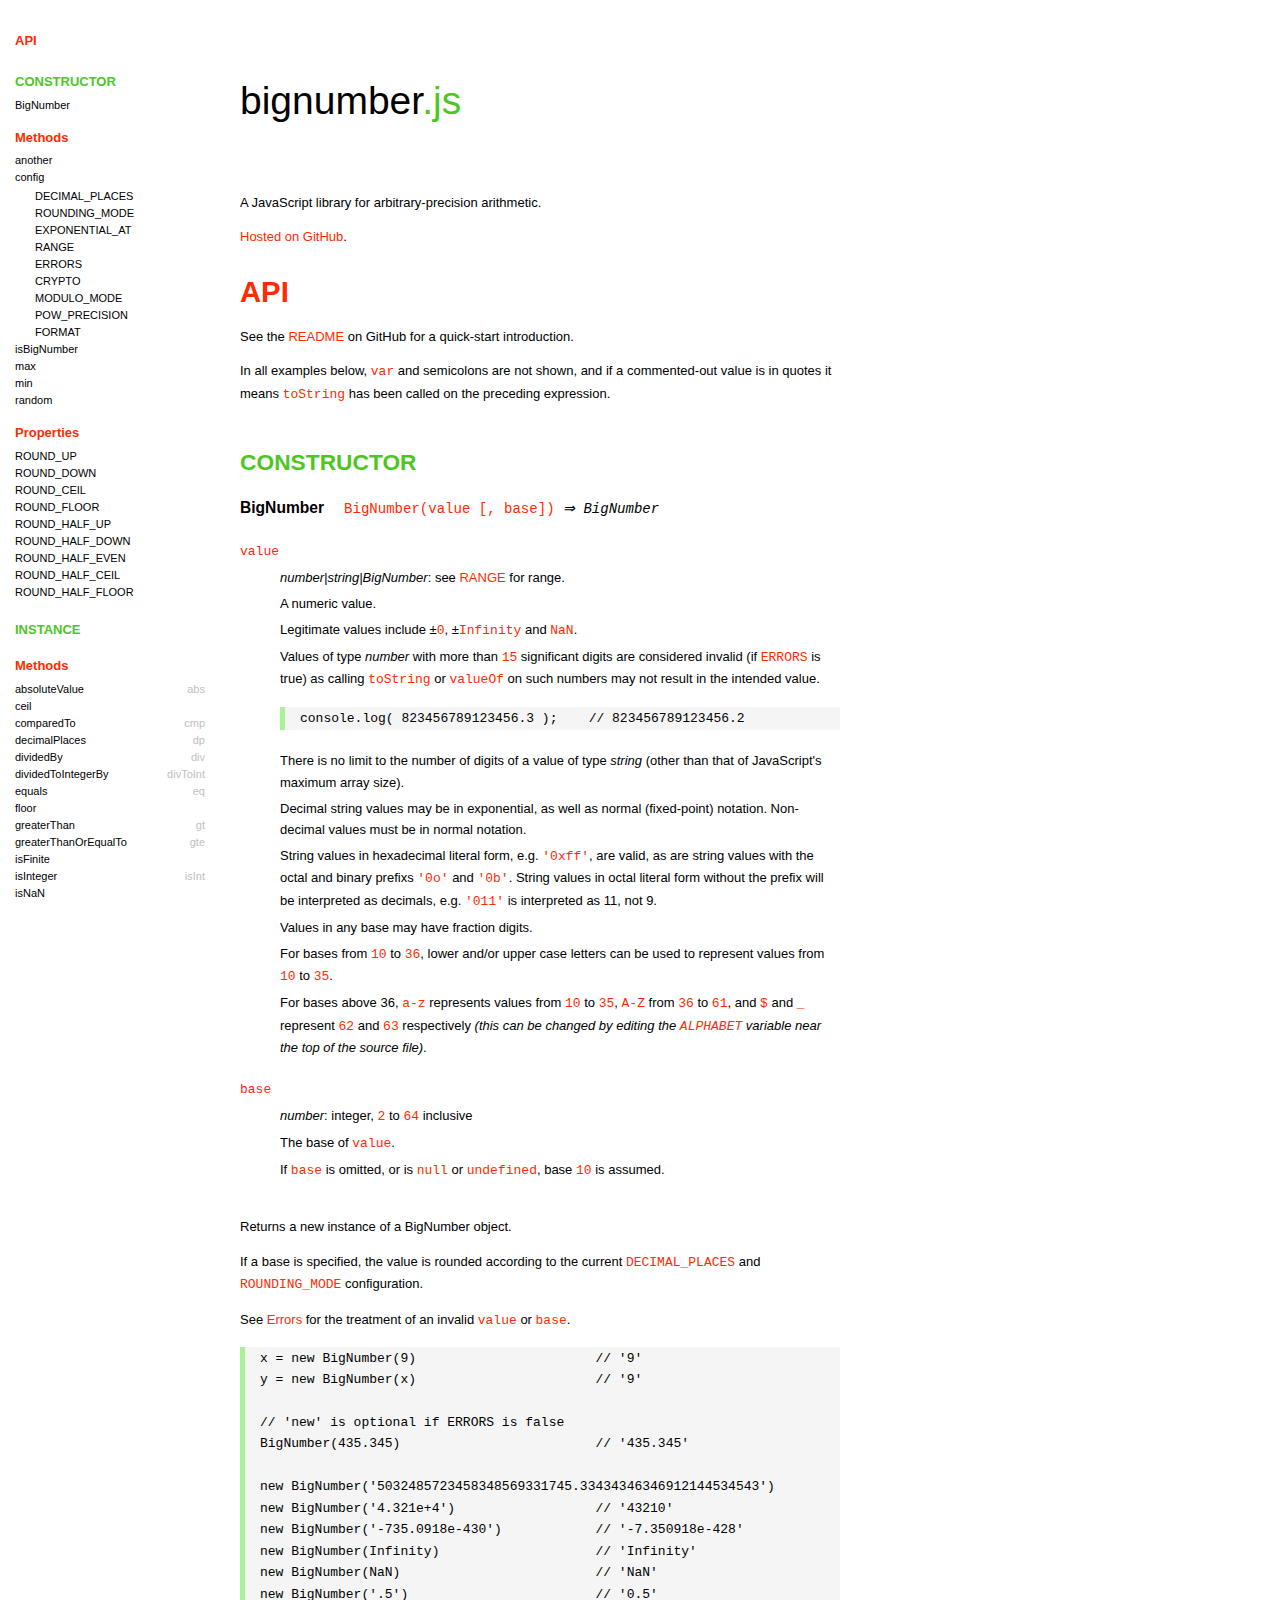
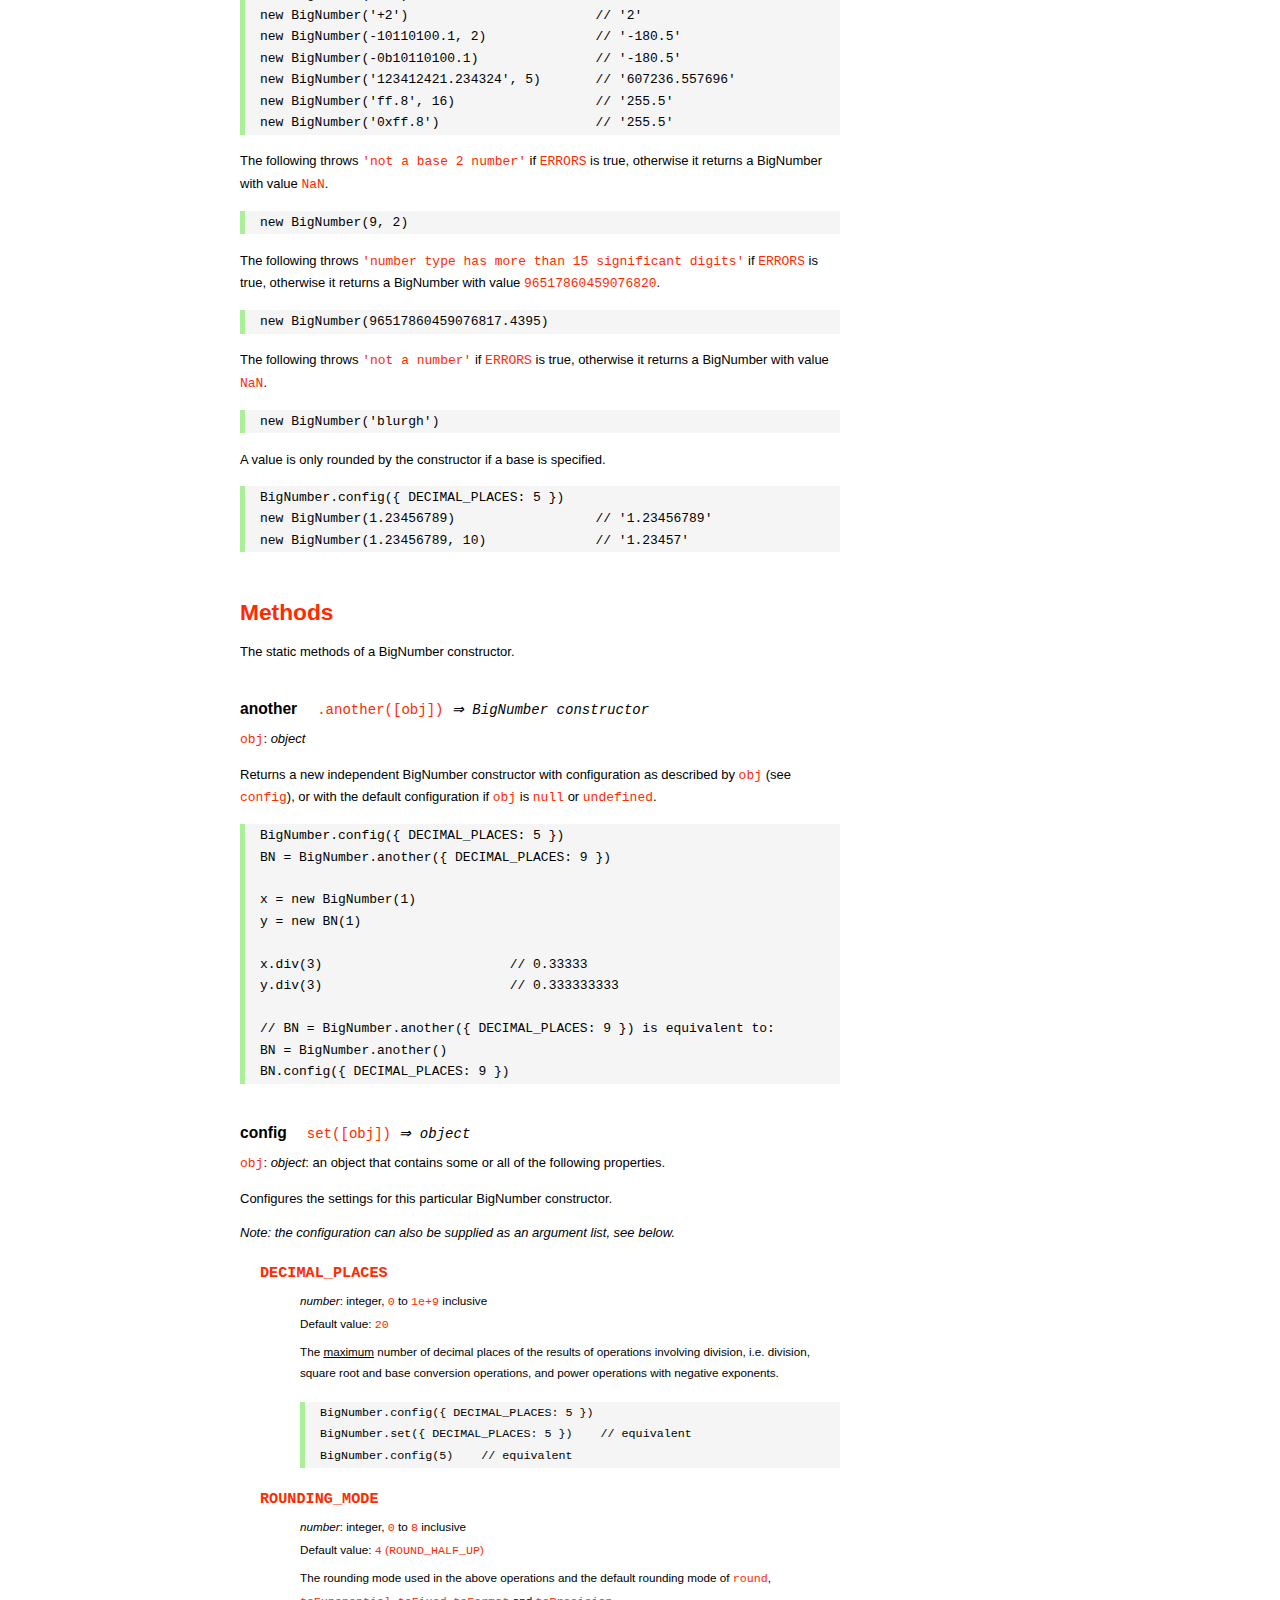
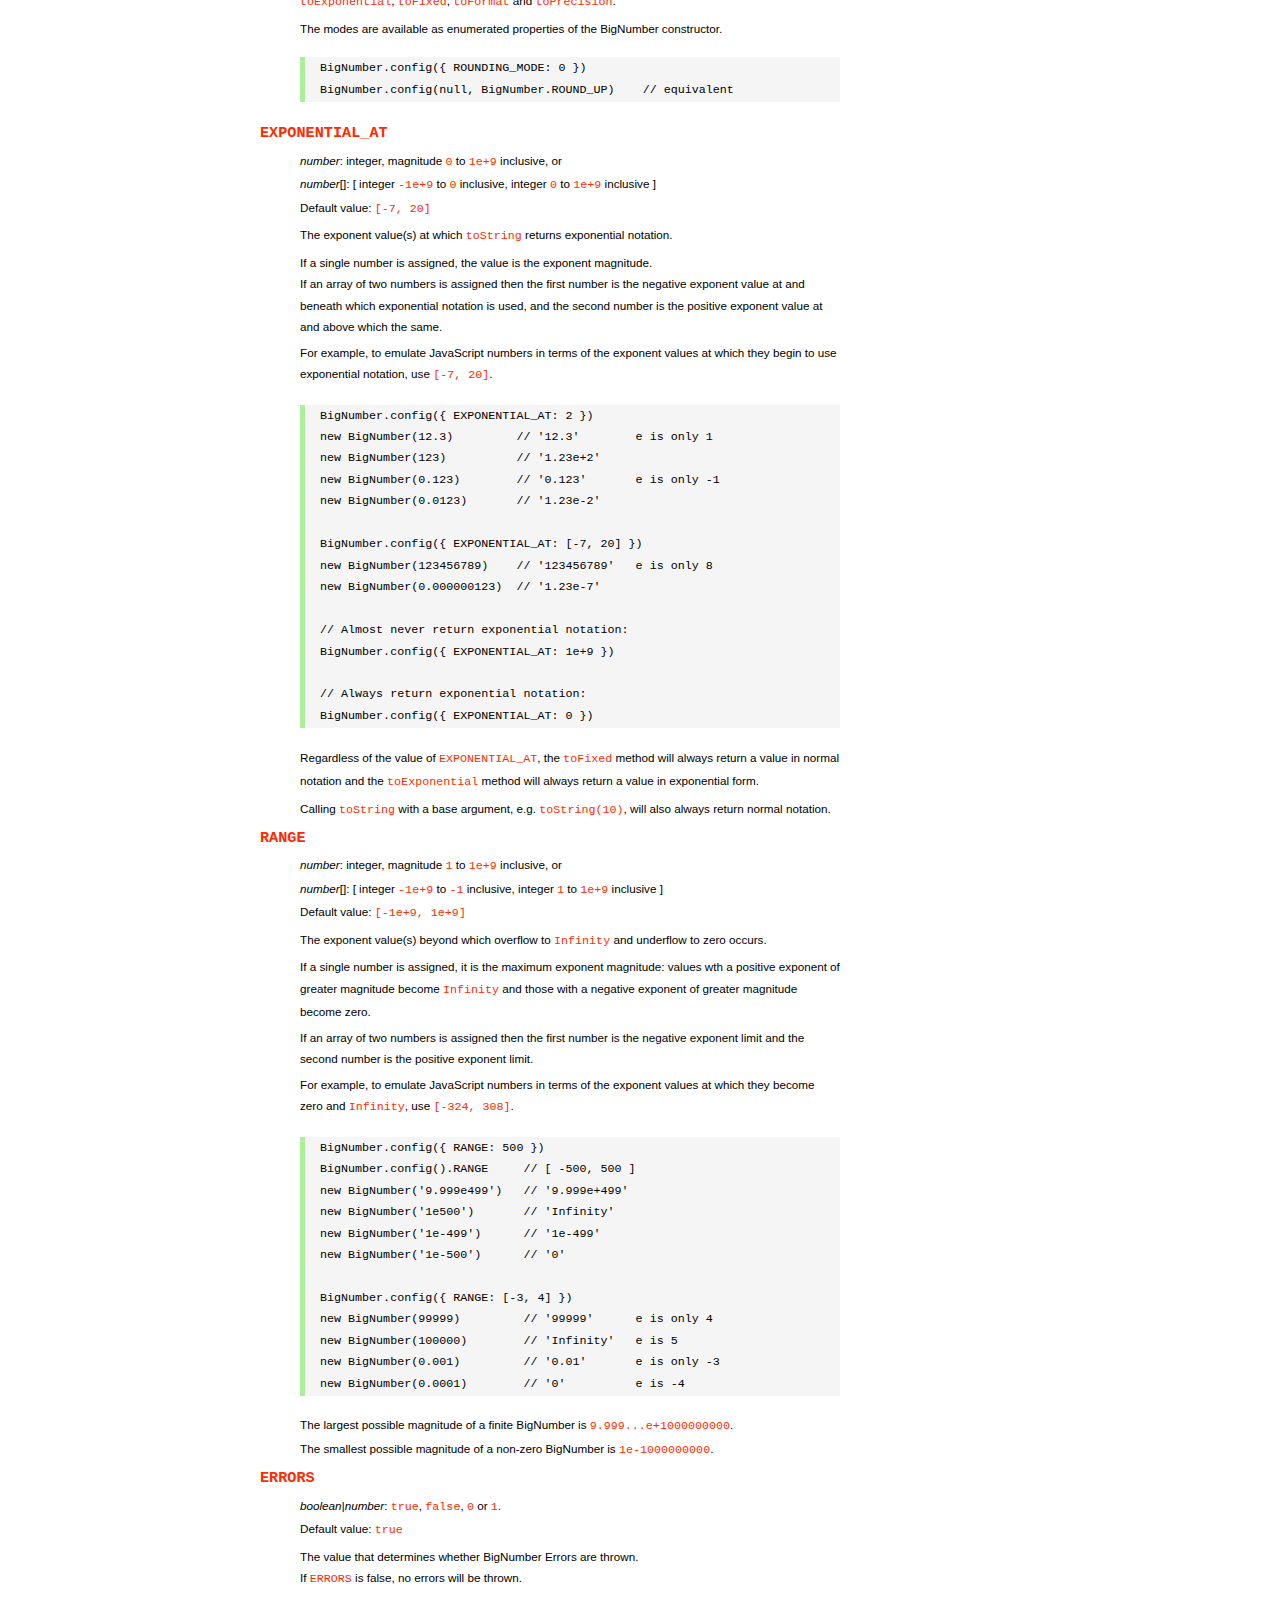
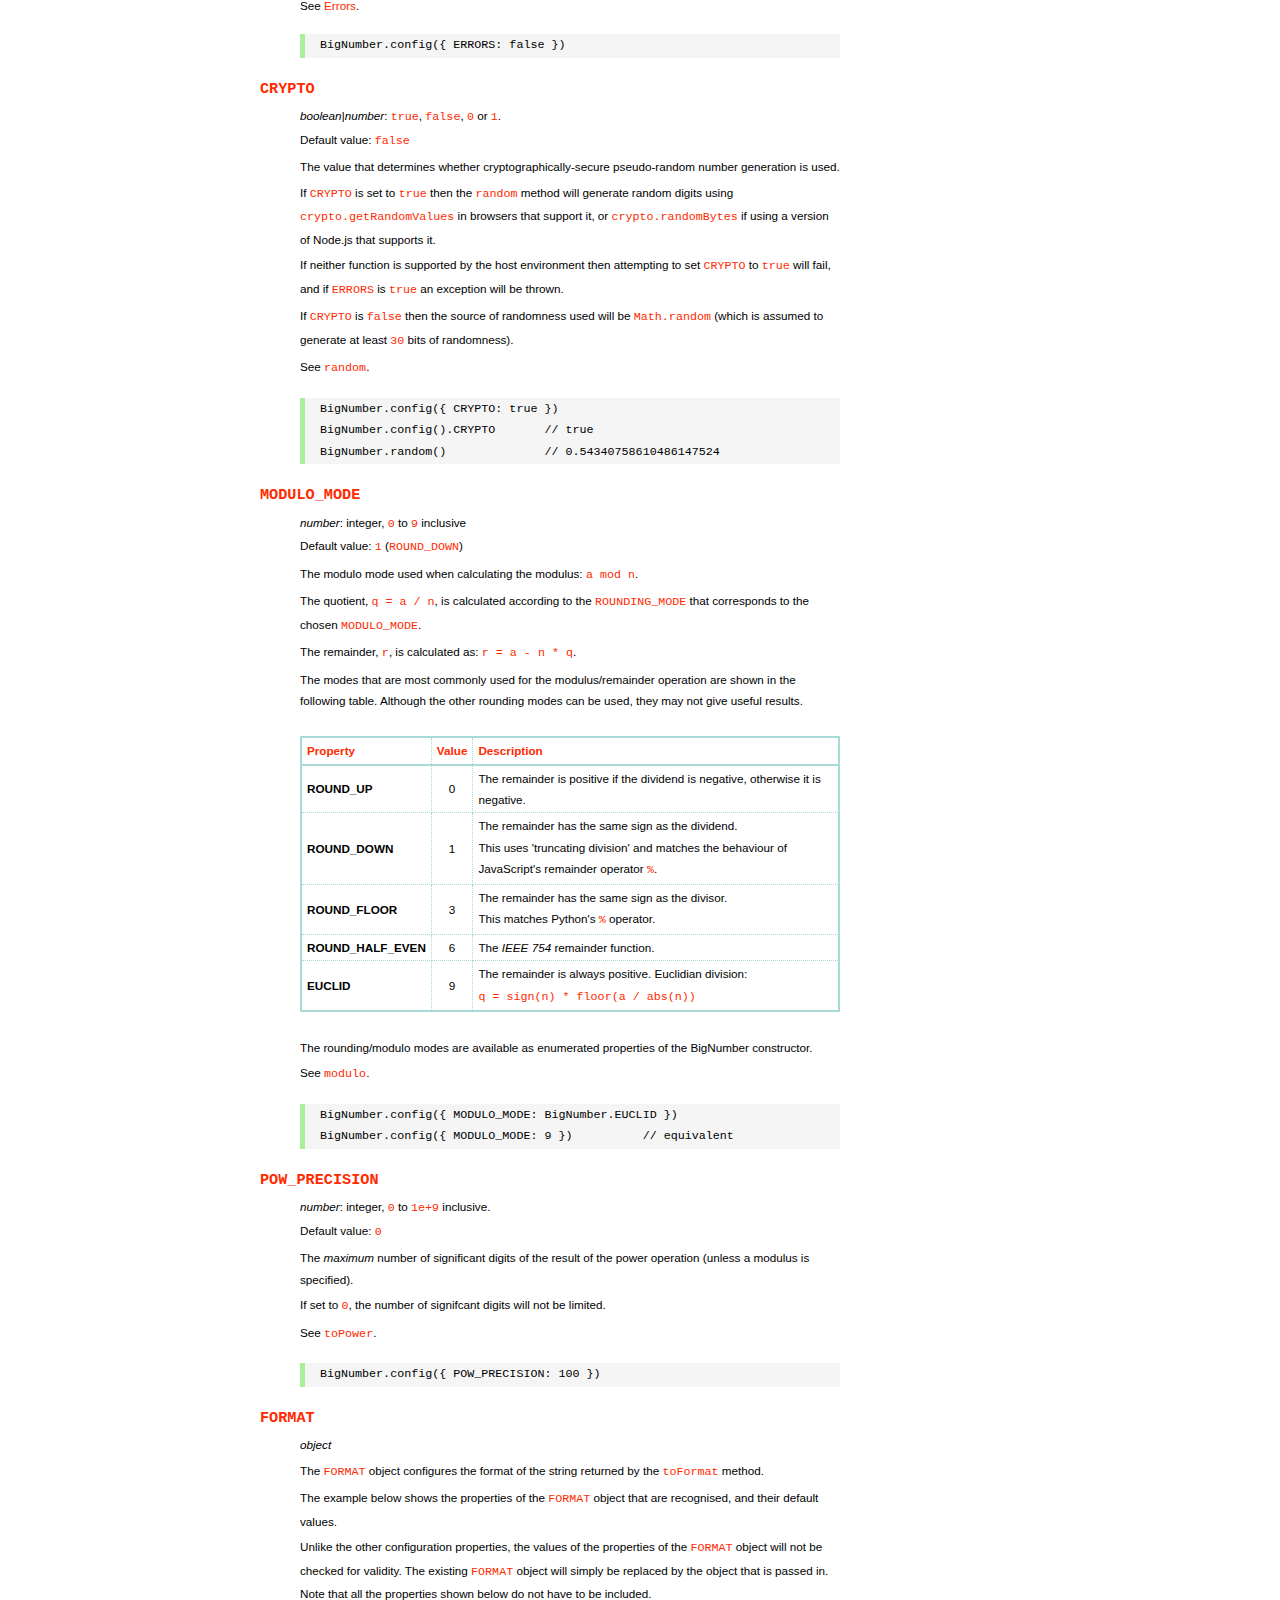
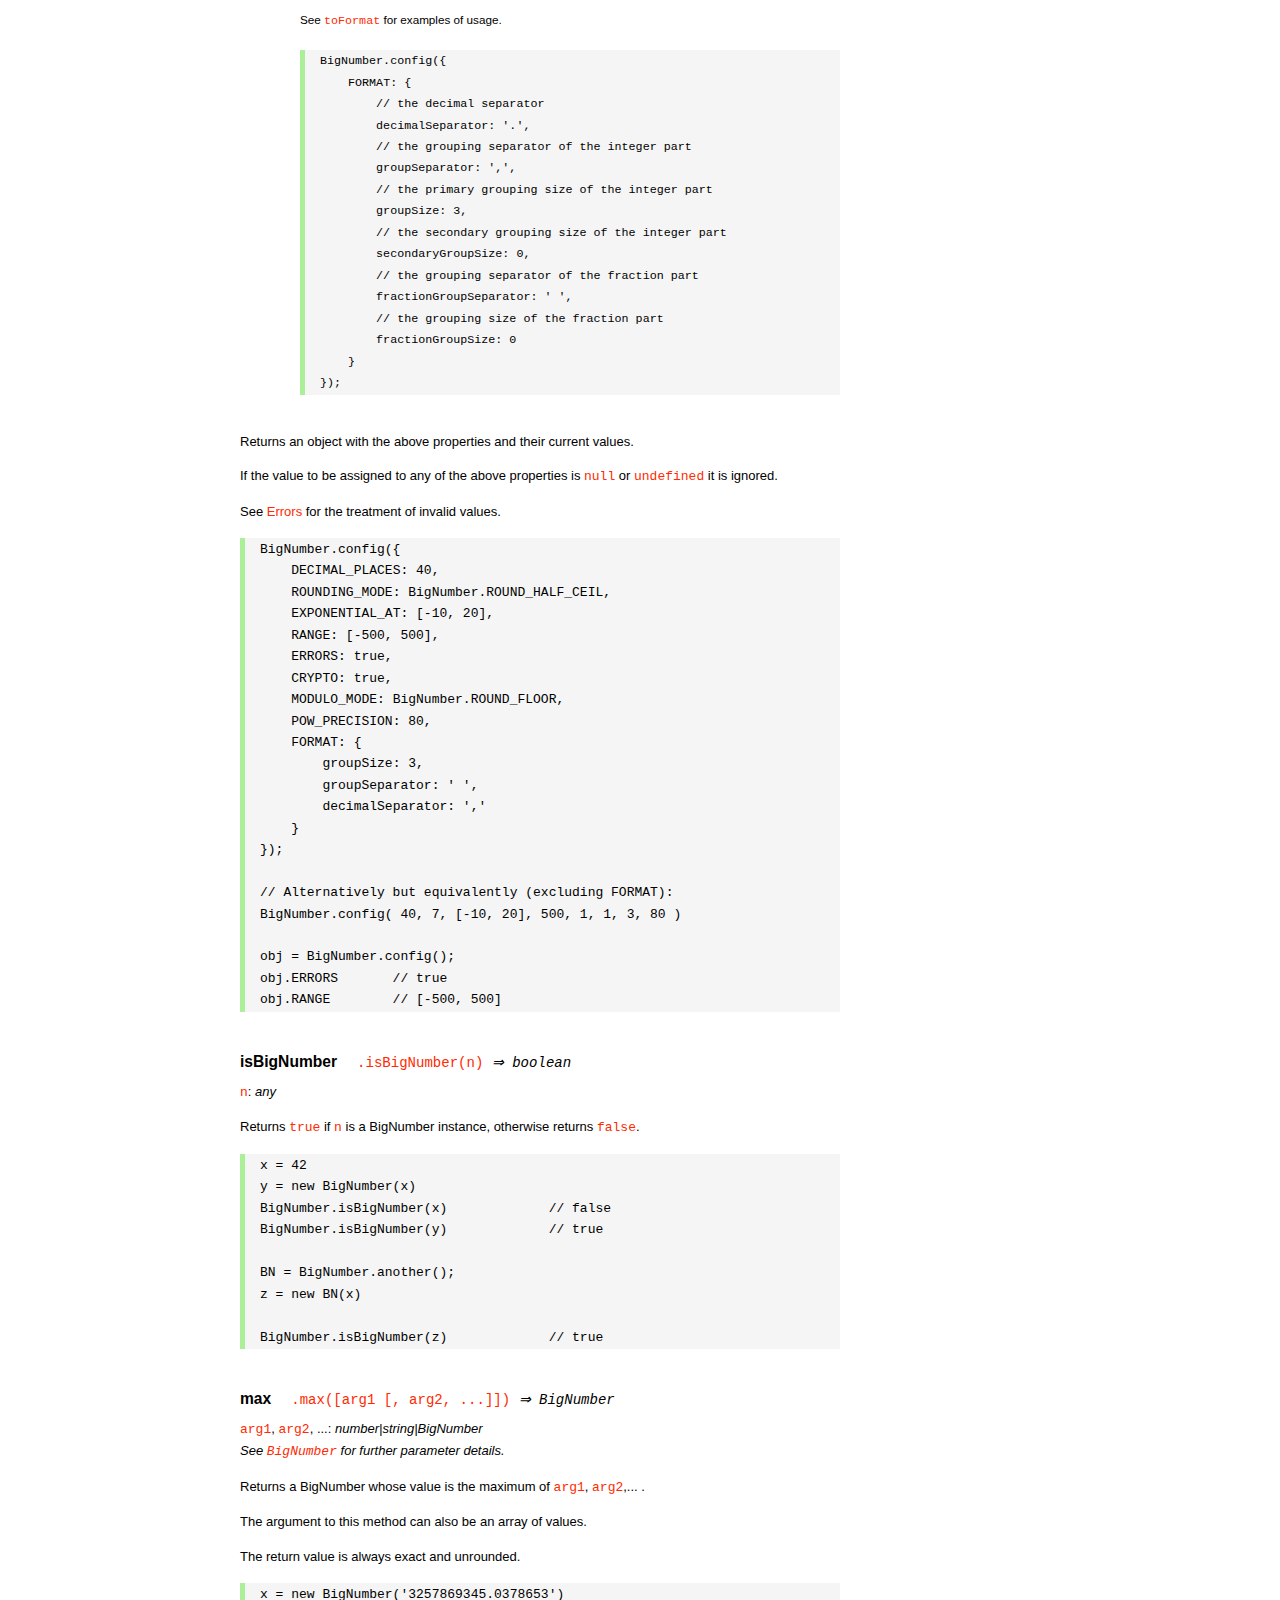
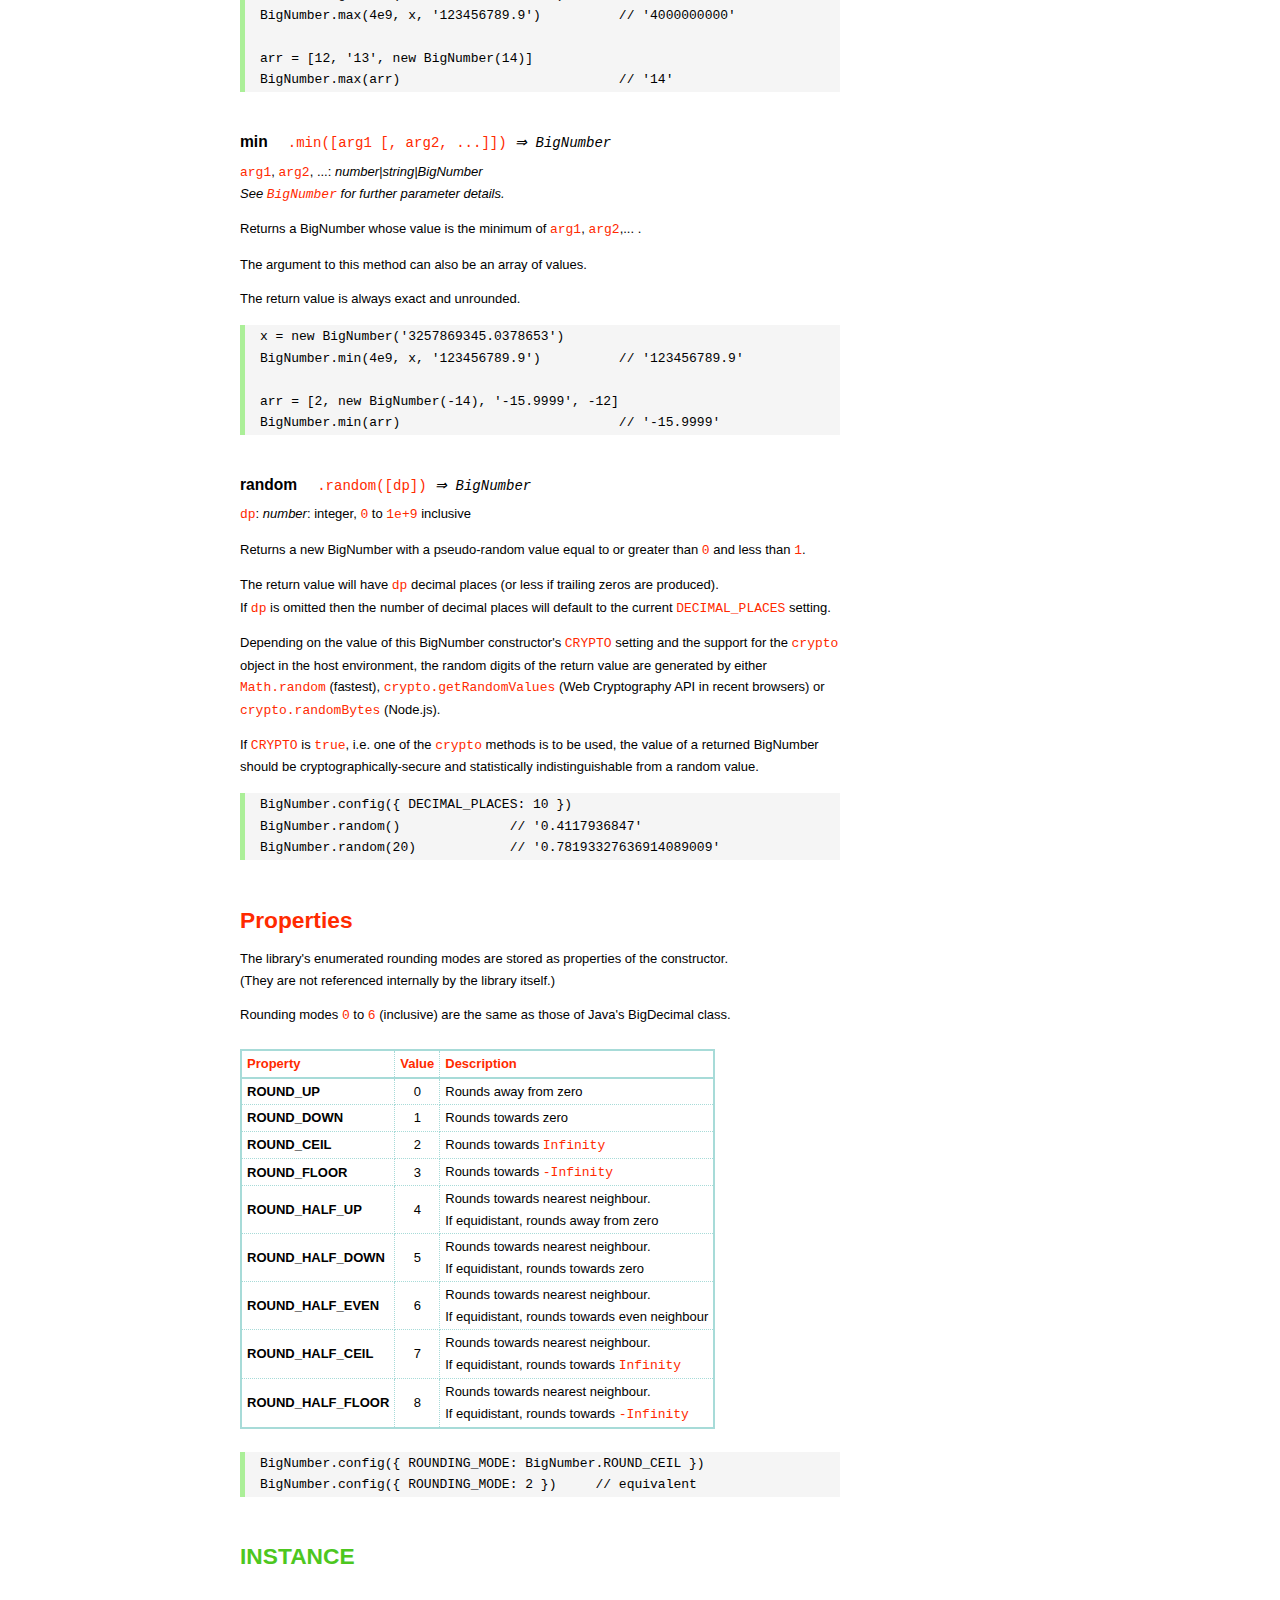
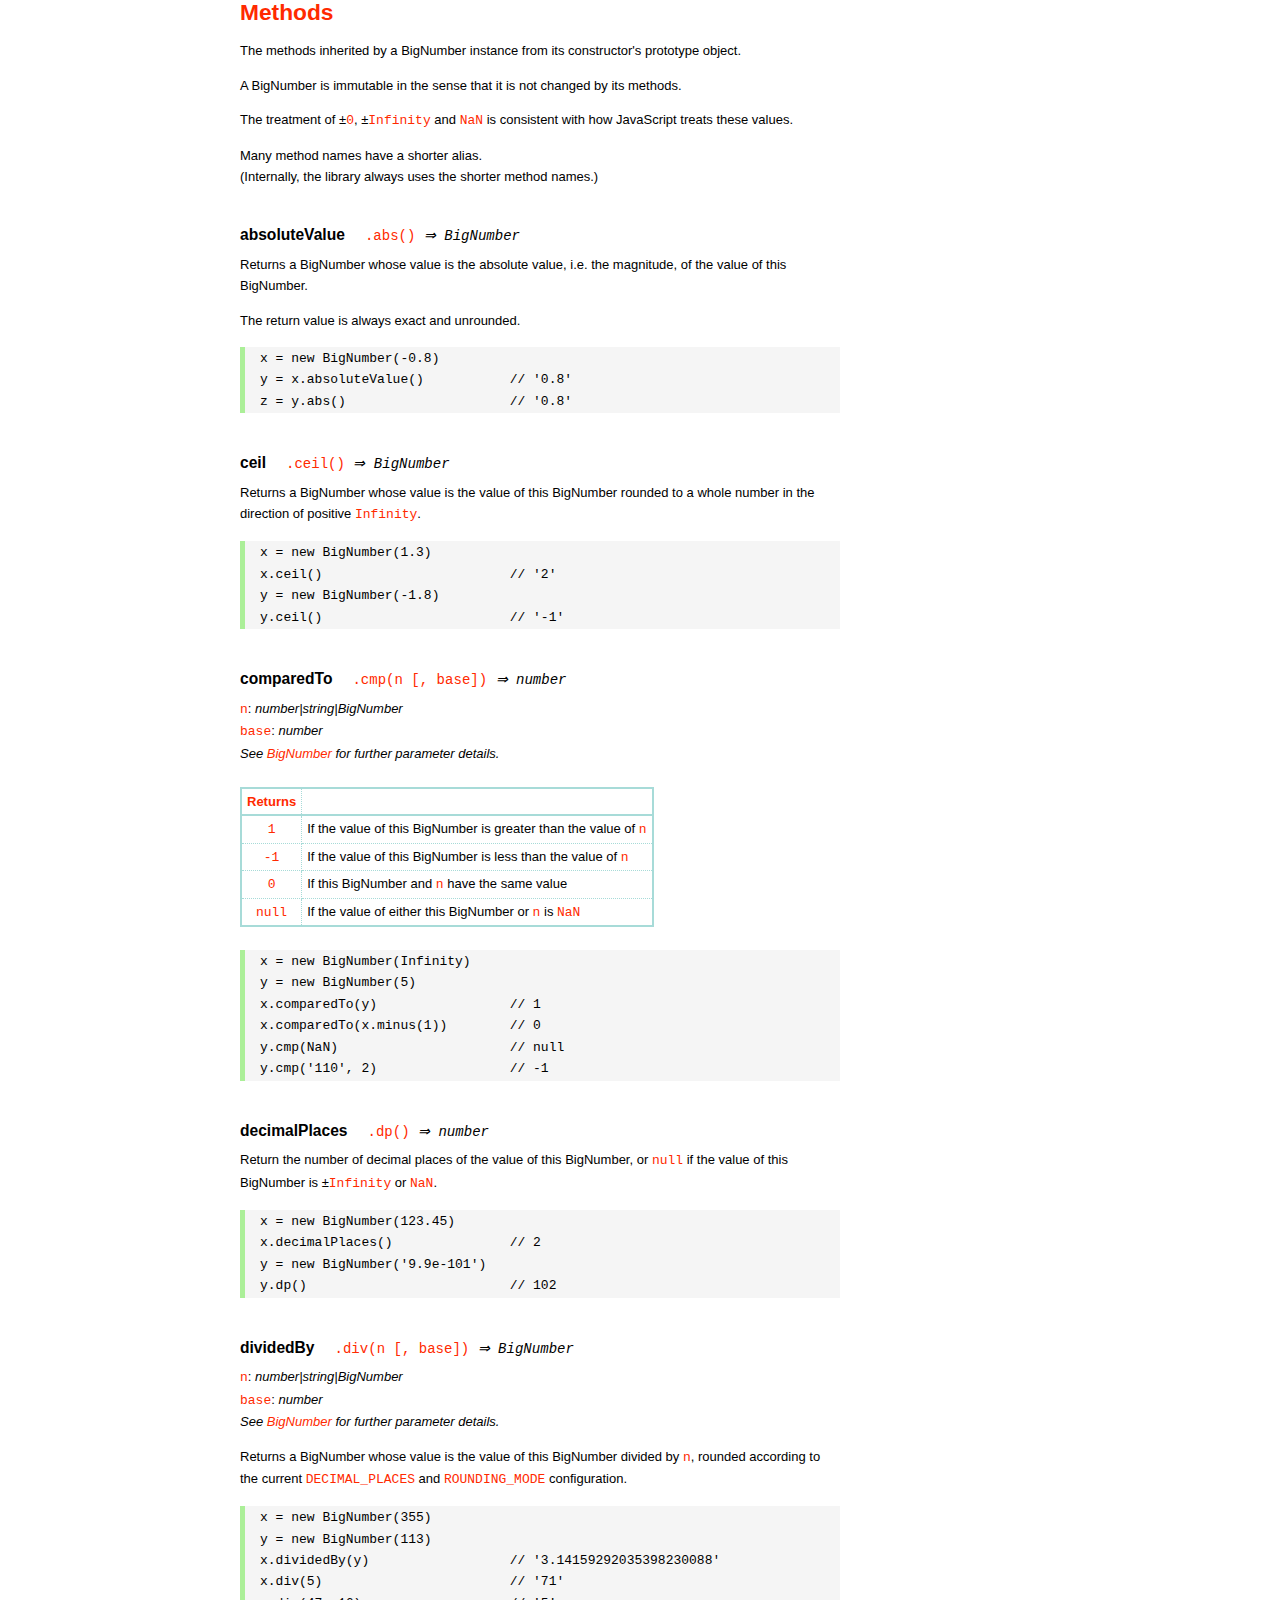
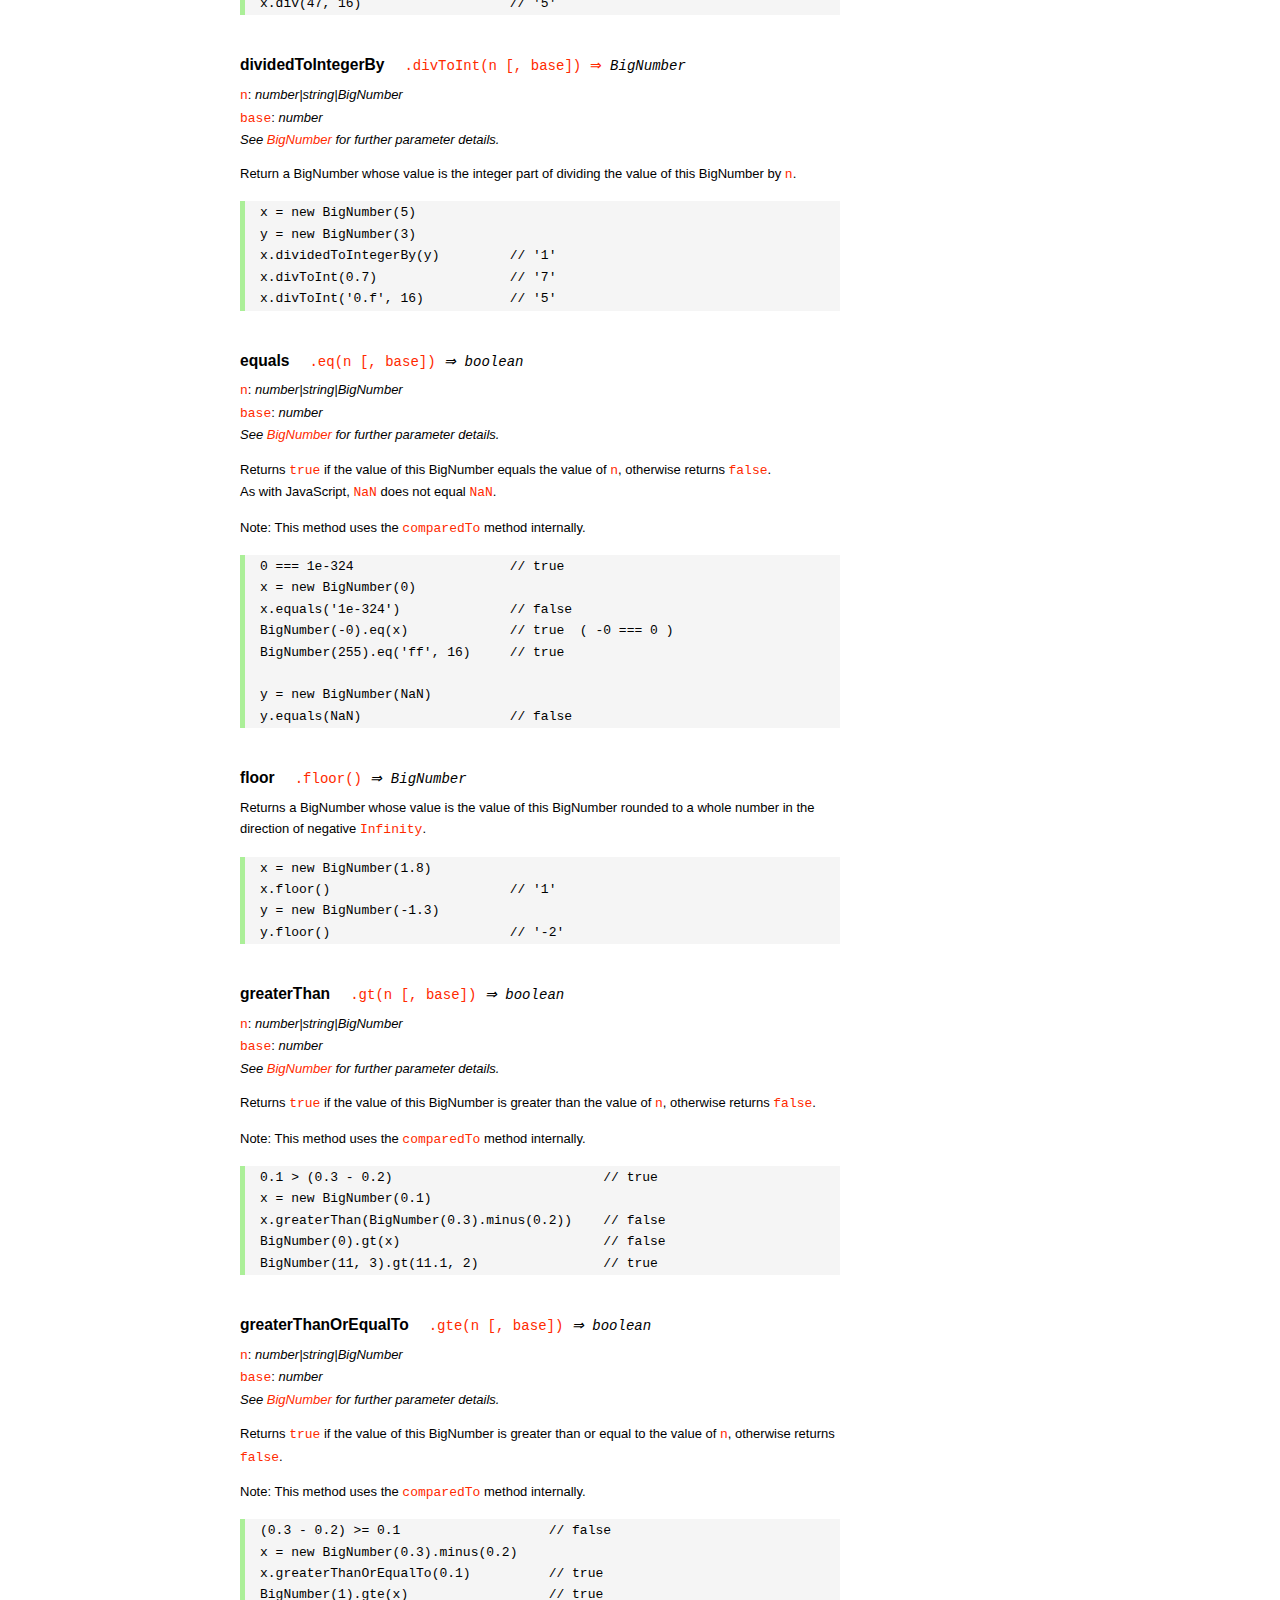
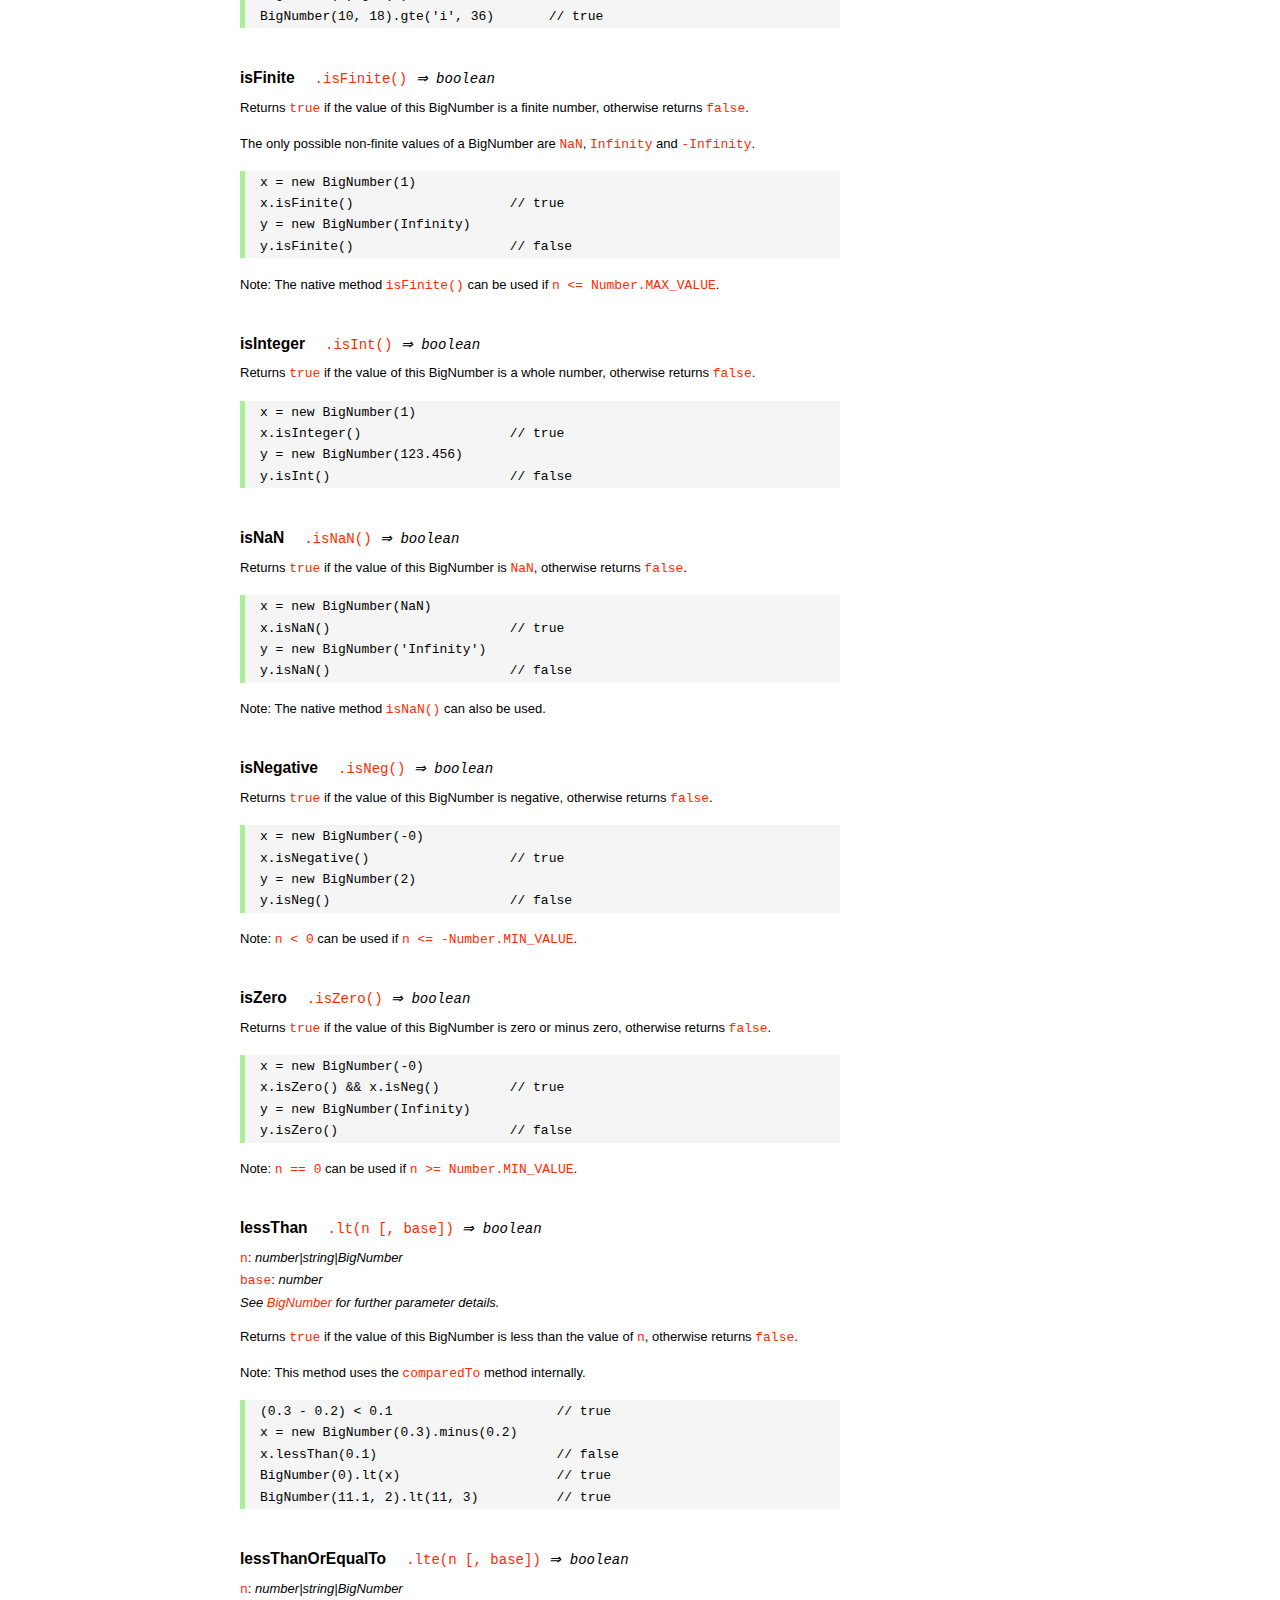
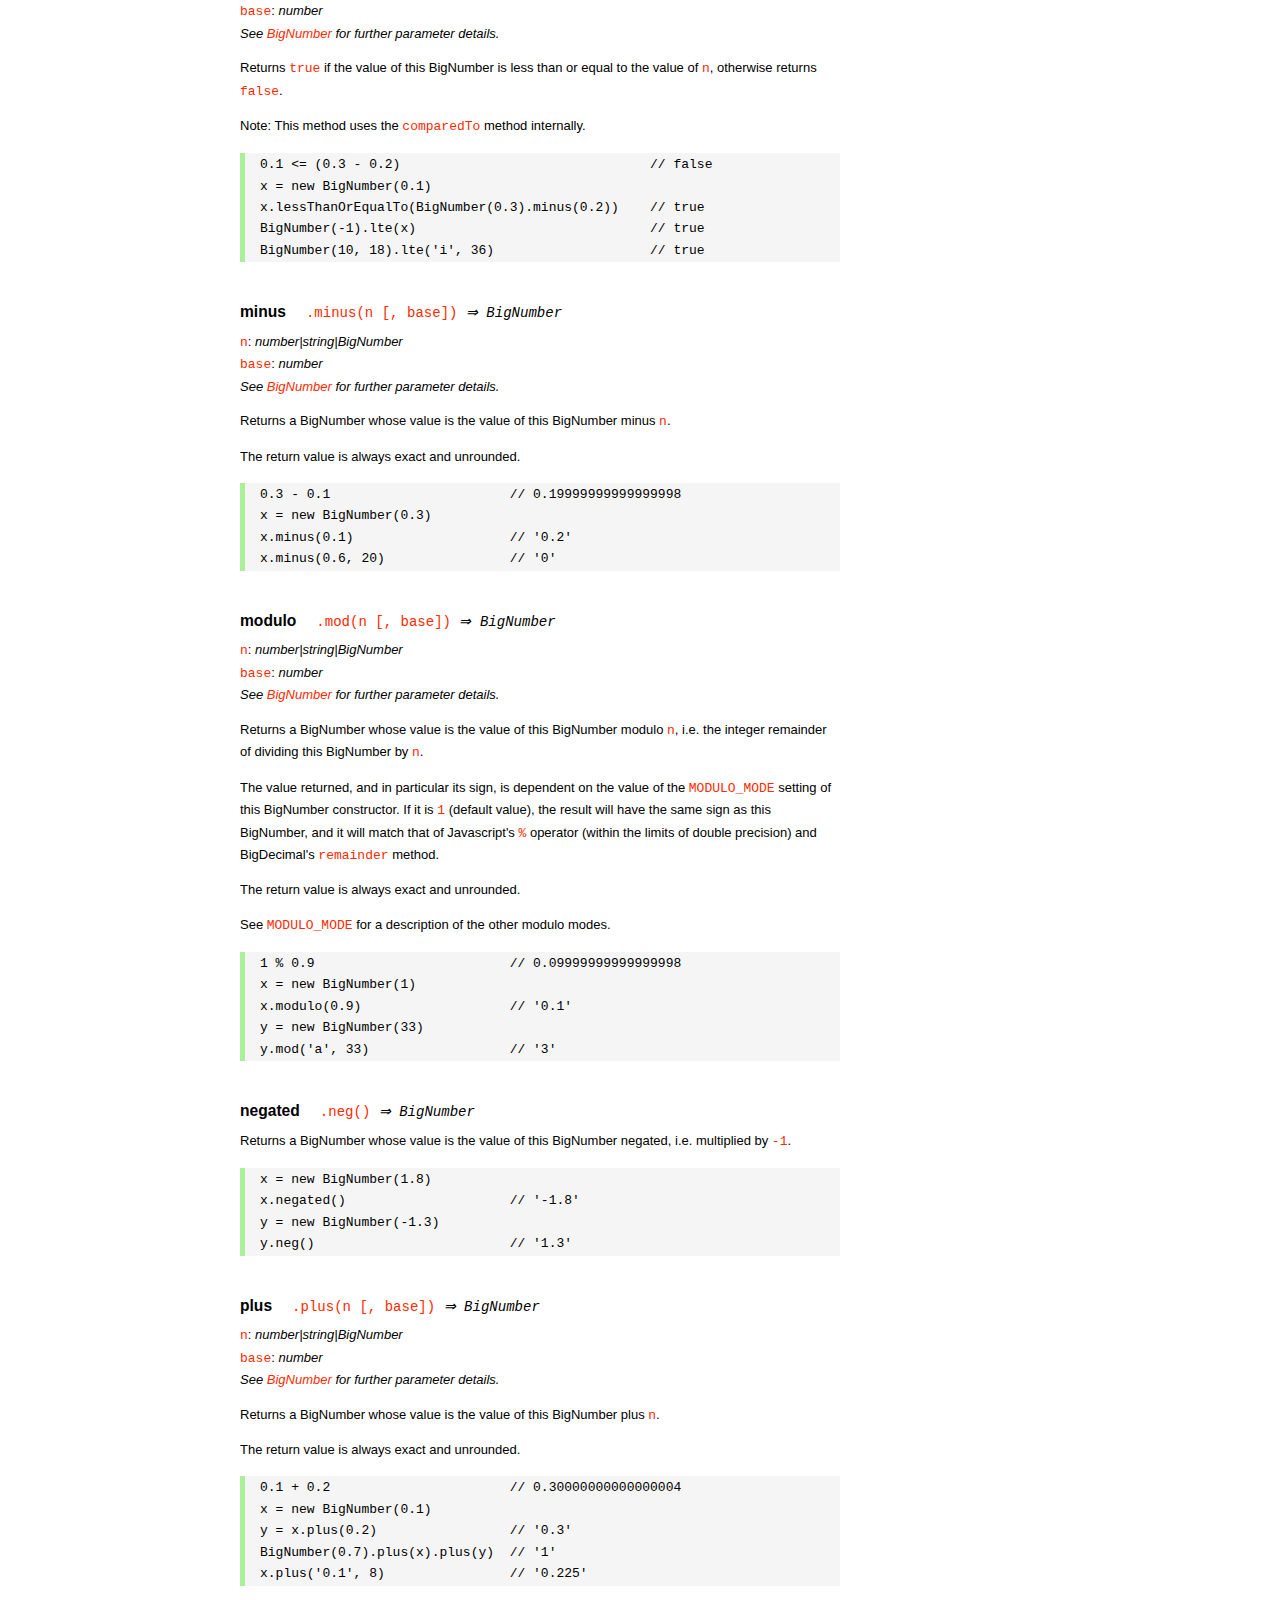
<file: node_modules/bignumber.js/doc/API.html>
<!DOCTYPE HTML>
<html>
<head>
<meta charset="utf-8">
<meta http-equiv="X-UA-Compatible" content="IE=edge">
<meta name="Author" content="M Mclaughlin">
<title>bignumber.js API</title>
<style>
html{font-size:100%}
body{background:#fff;font-family:"Helvetica Neue",Helvetica,Arial,sans-serif;font-size:13px;
  line-height:1.65em;min-height:100%;margin:0}
body,i{color:#000}
.nav{background:#fff;position:fixed;top:0;bottom:0;left:0;width:200px;overflow-y:auto;
  padding:15px 0 30px 15px}
div.container{width:600px;margin:50px 0 50px 240px}
p{margin:0 0 1em;width:600px}
pre,ul{margin:1em 0}
h1,h2,h3,h4,h5{margin:0;padding:1.5em 0 0}
h1,h2{padding:.75em 0}
!h1{font:400 3em Consolas,monaco,monospace;color:#000;margin-bottom:1em}
h1{font:400 3em Verdana,sans-serif;color:#000;margin-bottom:1em}
h2{font-size:2.25em;color:#ff2a00}
h3{font-size:1.75em;color:#4dc71f}
h4{font-size:1.75em;color:#ff2a00;padding-bottom:.75em}
h5{font-size:1.2em;margin-bottom:.4em}
h6{font-size:1.1em;margin-bottom:0.8em;padding:0.5em 0}
dd{padding-top:.35em}
dt{padding-top:.5em}
b{font-weight:700}
dt b{font-size:1.3em}
a,a:visited{color:#ff2a00;text-decoration:none}
a:active,a:hover{outline:0;text-decoration:underline}
.nav a,.nav b,.nav a:visited{display:block;color:#ff2a00;font-weight:700; margin-top:15px}
.nav b{color:#4dc71f;margin-top:20px;cursor:default;width:auto}
ul{list-style-type:none;padding:0 0 0 20px}
.nav ul{line-height:14px;padding-left:0;margin:5px 0 0}
.nav ul a,.nav ul a:visited,span{display:inline;color:#000;font-family:Verdana,Geneva,sans-serif;
  font-size:11px;font-weight:400;margin:0}
.inset,ul.inset{margin-left:20px}
.inset{font-size:.9em}
.nav li{width:auto;margin:0 0 3px}
.alias{font-style:italic;margin-left:20px}
table{border-collapse:collapse;border-spacing:0;border:2px solid #a7dbd8;margin:1.75em 0;padding:0}
td,th{text-align:left;margin:0;padding:2px 5px;border:1px dotted #a7dbd8}
th{border-top:2px solid #a7dbd8;border-bottom:2px solid #a7dbd8;color:#ff2a00}
code,pre{font-family:Consolas, monaco, monospace;font-weight:400}
pre{background:#f5f5f5;white-space:pre-wrap;word-wrap:break-word;border-left:5px solid #abef98;
  padding:1px 0 1px 15px;margin:1.2em 0}
code,.nav-title{color:#ff2a00}
.end{margin-bottom:25px}
.centre{text-align:center}
.error-table{font-size:13px;width:100%}
#faq{margin:3em 0 0}
li span{float:right;margin-right:10px;color:#c0c0c0}
#js{font:inherit;color:#4dc71f}
</style>
</head>
<body>

  <div class="nav">

    <a class='nav-title' href="#">API</a>

    <b> CONSTRUCTOR </b>
    <ul>
      <li><a href="#bignumber">BigNumber</a></li>
    </ul>

    <a href="#methods">Methods</a>
    <ul>
      <li><a href="#another">another</a></li>
      <li><a href="#config" >config</a></li>
      <li>
        <ul class="inset">
          <li><a href="#decimal-places">DECIMAL_PLACES</a></li>
          <li><a href="#rounding-mode" >ROUNDING_MODE</a></li>
          <li><a href="#exponential-at">EXPONENTIAL_AT</a></li>
          <li><a href="#range"         >RANGE</a></li>
          <li><a href="#errors"        >ERRORS</a></li>
          <li><a href="#crypto"        >CRYPTO</a></li>
          <li><a href="#modulo-mode"   >MODULO_MODE</a></li>
          <li><a href="#pow-precision" >POW_PRECISION</a></li>
          <li><a href="#format"        >FORMAT</a></li>
        </ul>
      </li>
      <li><a href="#is-bignumber">isBigNumber</a></li>
      <li><a href="#max">max</a></li>
      <li><a href="#min">min</a></li>
      <li><a href="#random">random</a></li>
    </ul>

    <a href="#constructor-properties">Properties</a>
    <ul>
      <li><a href="#round-up"        >ROUND_UP</a></li>
      <li><a href="#round-down"      >ROUND_DOWN</a></li>
      <li><a href="#round-ceil"      >ROUND_CEIL</a></li>
      <li><a href="#round-floor"     >ROUND_FLOOR</a></li>
      <li><a href="#round-half-up"   >ROUND_HALF_UP</a></li>
      <li><a href="#round-half-down" >ROUND_HALF_DOWN</a></li>
      <li><a href="#round-half-even" >ROUND_HALF_EVEN</a></li>
      <li><a href="#round-half-ceil" >ROUND_HALF_CEIL</a></li>
      <li><a href="#round-half-floor">ROUND_HALF_FLOOR</a></li>
    </ul>

    <b> INSTANCE </b>

    <a href="#prototype-methods">Methods</a>
    <ul>
      <li><a href="#abs"    >absoluteValue       </a><span>abs</span>     </li>
      <li><a href="#ceil"   >ceil                </a>                     </li>
      <li><a href="#cmp"    >comparedTo          </a><span>cmp</span>     </li>
      <li><a href="#dp"     >decimalPlaces       </a><span>dp</span>      </li>
      <li><a href="#div"    >dividedBy           </a><span>div</span>     </li>
      <li><a href="#divInt" >dividedToIntegerBy  </a><span>divToInt</span></li>
      <li><a href="#eq"     >equals              </a><span>eq</span>      </li>
      <li><a href="#floor"  >floor               </a>                     </li>
      <li><a href="#gt"     >greaterThan         </a><span>gt</span>      </li>
      <li><a href="#gte"    >greaterThanOrEqualTo</a><span>gte</span>     </li>
      <li><a href="#isF"    >isFinite            </a>                     </li>
      <li><a href="#isInt"  >isInteger           </a><span>isInt</span>   </li>
      <li><a href="#isNaN"  >isNaN               </a>                     </li>
      <li><a href="#isNeg"  >isNegative          </a><span>isNeg</span>   </li>
      <li><a href="#isZ"    >isZero              </a>                     </li>
      <li><a href="#lt"     >lessThan            </a><span>lt</span>      </li>
      <li><a href="#lte"    >lessThanOrEqualTo   </a><span>lte</span>     </li>
      <li><a href="#minus"  >minus               </a><span>sub</span>     </li>
      <li><a href="#mod"    >modulo              </a><span>mod</span>     </li>
      <li><a href="#neg"    >negated             </a><span>neg</span>     </li>
      <li><a href="#plus"   >plus                </a><span>add</span>     </li>
      <li><a href="#sd"     >precision           </a><span>sd</span>      </li>
      <li><a href="#round"  >round               </a>                     </li>
      <li><a href="#shift"  >shift               </a>                     </li>
      <li><a href="#sqrt"   >squareRoot          </a><span>sqrt</span>    </li>
      <li><a href="#times"  >times               </a><span>mul</span>     </li>
      <li><a href="#toD"    >toDigits            </a>                     </li>
      <li><a href="#toE"    >toExponential       </a>                     </li>
      <li><a href="#toFix"  >toFixed             </a>                     </li>
      <li><a href="#toFor"  >toFormat            </a>                     </li>
      <li><a href="#toFr"   >toFraction          </a>                     </li>
      <li><a href="#toJSON" >toJSON              </a>                     </li>
      <li><a href="#toN"    >toNumber            </a>                     </li>
      <li><a href="#pow"    >toPower             </a><span>pow</span>     </li>
      <li><a href="#toP"    >toPrecision         </a>                     </li>
      <li><a href="#toS"    >toString            </a>                     </li>
      <li><a href="#trunc"  >truncated           </a><span>trunc</span>   </li>
      <li><a href="#valueOf">valueOf             </a>                     </li>
    </ul>

    <a href="#instance-properties">Properties</a>
    <ul>
      <li><a href="#coefficient">c: coefficient</a></li>
      <li><a href="#exponent"   >e: exponent</a></li>
      <li><a href="#sign"       >s: sign</a></li>
    </ul>

    <a href="#zero-nan-infinity">Zero, NaN &amp; Infinity</a>
    <a href="#Errors">Errors</a>
    <a class='end' href="#faq">FAQ</a>

  </div>

  <div class="container">

    <h1>bignumber<span id='js'>.js</span></h1>

    <p>A JavaScript library for arbitrary-precision arithmetic.</p>
    <p><a href="https://github.com/MikeMcl/bignumber.js">Hosted on GitHub</a>. </p>

    <h2>API</h2>

    <p>
      See the <a href='https://github.com/MikeMcl/bignumber.js'>README</a> on GitHub for a
      quick-start introduction.
    </p>
    <p>
      In all examples below, <code>var</code> and semicolons are not shown, and if a commented-out
      value is in quotes it means <code>toString</code> has been called on the preceding expression.
    </p>


    <h3>CONSTRUCTOR</h3>

    <h5 id="bignumber">
      BigNumber<code class='inset'>BigNumber(value [, base]) <i>&rArr; BigNumber</i></code>
    </h5>
    <dl>
      <dt><code>value</code></dt>
      <dd>
        <i>number|string|BigNumber</i>: see <a href='#range'>RANGE</a> for
        range.
      </dd>
      <dd>
        A numeric value.
      </dd>
      <dd>
        Legitimate values include &plusmn;<code>0</code>, &plusmn;<code>Infinity</code> and
        <code>NaN</code>.
      </dd>
      <dd>
        Values of type <em>number</em> with more than <code>15</code> significant digits are
        considered invalid (if <a href='#errors'><code>ERRORS</code></a> is true) as calling
        <code><a href='#toS'>toString</a></code> or <code><a href='#valueOf'>valueOf</a></code> on
        such numbers may not result in the intended value.
        <pre>console.log( 823456789123456.3 );    // 823456789123456.2</pre>
      </dd>
      <dd>
        There is no limit to the number of digits of a value of type <em>string</em> (other than
        that of JavaScript's maximum array size).
      </dd>
      <dd>
        Decimal string values may be in exponential, as well as normal (fixed-point) notation.
        Non-decimal values must be in normal notation.
      </dd>
      <dd>
        String values in hexadecimal literal form, e.g. <code>'0xff'</code>, are valid, as are
        string values with the octal and binary prefixs <code>'0o'</code> and <code>'0b'</code>.
        String values in octal literal form without the prefix will be interpreted as
        decimals, e.g. <code>'011'</code> is interpreted as 11, not 9.
      </dd>
      <dd>Values in any base may have fraction digits.</dd>
      <dd>
        For bases from <code>10</code> to <code>36</code>, lower and/or upper case letters can be
        used to represent values from <code>10</code> to <code>35</code>.
      </dd>
      <dd>
        For bases above 36, <code>a-z</code> represents values from <code>10</code> to
        <code>35</code>, <code>A-Z</code> from <code>36</code> to <code>61</code>, and
        <code>$</code> and <code>_</code> represent <code>62</code> and <code>63</code> respectively
        <i>(this can be changed by editing the <code>ALPHABET</code> variable near the top of the
        source file)</i>.
      </dd>
    </dl>
    <dl>
      <dt><code>base</code></dt>
      <dd>
        <i>number</i>: integer, <code>2</code> to <code>64</code> inclusive
      </dd>
      <dd>The base of <code>value</code>.</dd>
      <dd>
        If <code>base</code> is omitted, or is <code>null</code> or <code>undefined</code>, base
        <code>10</code> is assumed.
      </dd>
    </dl>
    <br />
    <p>Returns a new instance of a BigNumber object.</p>
    <p>
      If a base is specified, the value is rounded according to
      the current <a href='#decimal-places'><code>DECIMAL_PLACES</code></a> and
      <a href='#rounding-mode'><code>ROUNDING_MODE</code></a> configuration.
    </p>
    <p>
      See <a href='#Errors'>Errors</a> for the treatment of an invalid <code>value</code> or
      <code>base</code>.
    </p>
    <pre>
x = new BigNumber(9)                       // '9'
y = new BigNumber(x)                       // '9'

// 'new' is optional if ERRORS is false
BigNumber(435.345)                         // '435.345'

new BigNumber('5032485723458348569331745.33434346346912144534543')
new BigNumber('4.321e+4')                  // '43210'
new BigNumber('-735.0918e-430')            // '-7.350918e-428'
new BigNumber(Infinity)                    // 'Infinity'
new BigNumber(NaN)                         // 'NaN'
new BigNumber('.5')                        // '0.5'
new BigNumber('+2')                        // '2'
new BigNumber(-10110100.1, 2)              // '-180.5'
new BigNumber(-0b10110100.1)               // '-180.5'
new BigNumber('123412421.234324', 5)       // '607236.557696'
new BigNumber('ff.8', 16)                  // '255.5'
new BigNumber('0xff.8')                    // '255.5'</pre>
    <p>
      The following throws <code>'not a base 2 number'</code> if
      <a href='#errors'><code>ERRORS</code></a> is true, otherwise it returns a BigNumber with value
      <code>NaN</code>.
    </p>
    <pre>new BigNumber(9, 2)</pre>
    <p>
      The following throws <code>'number type has more than 15 significant digits'</code> if
      <a href='#errors'><code>ERRORS</code></a> is true, otherwise it returns a BigNumber with value
      <code>96517860459076820</code>.
    </p>
    <pre>new BigNumber(96517860459076817.4395)</pre>
    <p>
      The following throws <code>'not a number'</code> if <a href='#errors'><code>ERRORS</code></a>
      is true, otherwise it returns a BigNumber with value <code>NaN</code>.
    </p>
    <pre>new BigNumber('blurgh')</pre>
    <p>
      A value is only rounded by the constructor if a base is specified.
    </p>
    <pre>BigNumber.config({ DECIMAL_PLACES: 5 })
new BigNumber(1.23456789)                  // '1.23456789'
new BigNumber(1.23456789, 10)              // '1.23457'</pre>



    <h4 id="methods">Methods</h4>
     <p>The static methods of a BigNumber constructor.</p>




    <h5 id="another">
       another<code class='inset'>.another([obj]) <i>&rArr; BigNumber constructor</i></code>
    </h5>
    <p><code>obj</code>: <i>object</i></p>
    <p>
      Returns a new independent BigNumber constructor with configuration as described by
      <code>obj</code> (see <a href='#config'><code>config</code></a>), or with the default
      configuration if <code>obj</code> is <code>null</code> or <code>undefined</code>.
    </p>
    <pre>BigNumber.config({ DECIMAL_PLACES: 5 })
BN = BigNumber.another({ DECIMAL_PLACES: 9 })

x = new BigNumber(1)
y = new BN(1)

x.div(3)                        // 0.33333
y.div(3)                        // 0.333333333

// BN = BigNumber.another({ DECIMAL_PLACES: 9 }) is equivalent to:
BN = BigNumber.another()
BN.config({ DECIMAL_PLACES: 9 })</pre>



    <h5 id="config">config<code class='inset'>set([obj]) <i>&rArr; object</i></code></h5>
    <p>
      <code>obj</code>: <i>object</i>: an object that contains some or all of the following
      properties.
    </p>
    <p>Configures the settings for this particular BigNumber constructor.</p>
    <p><i>Note: the configuration can also be supplied as an argument list, see below.</i></p>
    <dl class='inset'>
      <dt id="decimal-places"><code><b>DECIMAL_PLACES</b></code></dt>
      <dd>
        <i>number</i>: integer, <code>0</code> to <code>1e+9</code> inclusive<br />
        Default value: <code>20</code>
      </dd>
      <dd>
        The <u>maximum</u> number of decimal places of the results of operations involving
        division, i.e. division, square root and base conversion operations, and power
        operations with negative exponents.<br />
      </dd>
      <dd>
      <pre>BigNumber.config({ DECIMAL_PLACES: 5 })
BigNumber.set({ DECIMAL_PLACES: 5 })    // equivalent
BigNumber.config(5)    // equivalent</pre>
      </dd>



      <dt id="rounding-mode"><code><b>ROUNDING_MODE</b></code></dt>
      <dd>
        <i>number</i>: integer, <code>0</code> to <code>8</code> inclusive<br />
        Default value: <code>4</code> <a href="#round-half-up">(<code>ROUND_HALF_UP</code>)</a>
      </dd>
      <dd>
        The rounding mode used in the above operations and the default rounding mode of
        <a href='#round'><code>round</code></a>,
        <a href='#toE'><code>toExponential</code></a>,
        <a href='#toFix'><code>toFixed</code></a>,
        <a href='#toFor'><code>toFormat</code></a> and
        <a href='#toP'><code>toPrecision</code></a>.
      </dd>
      <dd>The modes are available as enumerated properties of the BigNumber constructor.</dd>
       <dd>
      <pre>BigNumber.config({ ROUNDING_MODE: 0 })
BigNumber.config(null, BigNumber.ROUND_UP)    // equivalent</pre>
        </dd>



      <dt id="exponential-at"><code><b>EXPONENTIAL_AT</b></code></dt>
      <dd>
        <i>number</i>: integer, magnitude <code>0</code> to <code>1e+9</code> inclusive, or
        <br />
        <i>number</i>[]: [ integer <code>-1e+9</code> to <code>0</code> inclusive, integer
        <code>0</code> to <code>1e+9</code> inclusive ]<br />
        Default value: <code>[-7, 20]</code>
      </dd>
      <dd>
        The exponent value(s) at which <code>toString</code> returns exponential notation.
      </dd>
      <dd>
        If a single number is assigned, the value is the exponent magnitude.<br />
        If an array of two numbers is assigned then the first number is the negative exponent
        value at and beneath which exponential notation is used, and the second number is the
        positive exponent value at and above which the same.
      </dd>
      <dd>
        For example, to emulate JavaScript numbers in terms of the exponent values at which they
        begin to use exponential notation, use <code>[-7, 20]</code>.
      </dd>
      <dd>
      <pre>BigNumber.config({ EXPONENTIAL_AT: 2 })
new BigNumber(12.3)         // '12.3'        e is only 1
new BigNumber(123)          // '1.23e+2'
new BigNumber(0.123)        // '0.123'       e is only -1
new BigNumber(0.0123)       // '1.23e-2'

BigNumber.config({ EXPONENTIAL_AT: [-7, 20] })
new BigNumber(123456789)    // '123456789'   e is only 8
new BigNumber(0.000000123)  // '1.23e-7'

// Almost never return exponential notation:
BigNumber.config({ EXPONENTIAL_AT: 1e+9 })

// Always return exponential notation:
BigNumber.config({ EXPONENTIAL_AT: 0 })</pre>
      </dd>
      <dd>
        Regardless of the value of <code>EXPONENTIAL_AT</code>, the <code>toFixed</code> method
        will always return a value in normal notation and the <code>toExponential</code> method
        will always return a value in exponential form.
      </dd>
      <dd>
        Calling <code>toString</code> with a base argument, e.g. <code>toString(10)</code>, will
        also always return normal notation.
      </dd>



      <dt id="range"><code><b>RANGE</b></code></dt>
      <dd>
        <i>number</i>: integer, magnitude <code>1</code> to <code>1e+9</code> inclusive, or
        <br />
        <i>number</i>[]: [ integer <code>-1e+9</code> to <code>-1</code> inclusive, integer
        <code>1</code> to <code>1e+9</code> inclusive ]<br />
        Default value: <code>[-1e+9, 1e+9]</code>
      </dd>
      <dd>
        The exponent value(s) beyond which overflow to <code>Infinity</code> and underflow to
        zero occurs.
      </dd>
      <dd>
        If a single number is assigned, it is the maximum exponent magnitude: values wth a
        positive exponent of greater magnitude become <code>Infinity</code> and those with a
        negative exponent of greater magnitude become zero.
      <dd>
        If an array of two numbers is assigned then the first number is the negative exponent
        limit and the second number is the positive exponent limit.
      </dd>
      <dd>
        For example, to emulate JavaScript numbers in terms of the exponent values at which they
        become zero and <code>Infinity</code>, use <code>[-324, 308]</code>.
      </dd>
      <dd>
      <pre>BigNumber.config({ RANGE: 500 })
BigNumber.config().RANGE     // [ -500, 500 ]
new BigNumber('9.999e499')   // '9.999e+499'
new BigNumber('1e500')       // 'Infinity'
new BigNumber('1e-499')      // '1e-499'
new BigNumber('1e-500')      // '0'

BigNumber.config({ RANGE: [-3, 4] })
new BigNumber(99999)         // '99999'      e is only 4
new BigNumber(100000)        // 'Infinity'   e is 5
new BigNumber(0.001)         // '0.01'       e is only -3
new BigNumber(0.0001)        // '0'          e is -4</pre>
      </dd>
      <dd>
        The largest possible magnitude of a finite BigNumber is
        <code>9.999...e+1000000000</code>.<br />
        The smallest possible magnitude of a non-zero BigNumber is <code>1e-1000000000</code>.
      </dd>



      <dt id="errors"><code><b>ERRORS</b></code></dt>
      <dd>
        <i>boolean|number</i>: <code>true</code>, <code>false</code>, <code>0</code> or
        <code>1</code>.<br />
        Default value: <code>true</code>
      </dd>
      <dd>
        The value that determines whether BigNumber Errors are thrown.<br />
        If <code>ERRORS</code> is false, no errors will be thrown.
      </dd>
      <dd>See <a href='#Errors'>Errors</a>.</dd>
      <dd><pre>BigNumber.config({ ERRORS: false })</pre></dd>



      <dt id="crypto"><code><b>CRYPTO</b></code></dt>
      <dd>
        <i>boolean|number</i>: <code>true</code>, <code>false</code>, <code>0</code> or
        <code>1</code>.<br />
        Default value: <code>false</code>
      </dd>
      <dd>
        The value that determines whether cryptographically-secure pseudo-random number
        generation is used.
      </dd>
      <dd>
        If <code>CRYPTO</code> is set to <code>true</code> then the
        <a href='#random'><code>random</code></a> method will generate random digits using
        <code>crypto.getRandomValues</code> in browsers that support it, or
        <code>crypto.randomBytes</code> if using a version of Node.js that supports it.
      </dd>
      <dd>
        If neither function is supported by the host environment then attempting to set
        <code>CRYPTO</code> to <code>true</code> will fail, and if <code>ERRORS</code>
        is <code>true</code> an exception will be thrown.
      </dd>
      <dd>
        If <code>CRYPTO</code> is <code>false</code> then the source of randomness used will be
        <code>Math.random</code> (which is assumed to generate at least <code>30</code> bits of
        randomness).
      </dd>
      <dd>See <a href='#random'><code>random</code></a>.</dd>
      <dd>
      <pre>BigNumber.config({ CRYPTO: true })
BigNumber.config().CRYPTO       // true
BigNumber.random()              // 0.54340758610486147524</pre>
      </dd>



      <dt id="modulo-mode"><code><b>MODULO_MODE</b></code></dt>
      <dd>
        <i>number</i>: integer, <code>0</code> to <code>9</code> inclusive<br />
        Default value: <code>1</code> (<a href="#round-down"><code>ROUND_DOWN</code></a>)
      </dd>
      <dd>The modulo mode used when calculating the modulus: <code>a mod n</code>.</dd>
      <dd>
        The quotient, <code>q = a / n</code>, is calculated according to the
        <a href='#rounding-mode'><code>ROUNDING_MODE</code></a> that corresponds to the chosen
        <code>MODULO_MODE</code>.
      </dd>
      <dd>The remainder, <code>r</code>, is calculated as: <code>r = a - n * q</code>.</dd>
      <dd>
        The modes that are most commonly used for the modulus/remainder operation are shown in
        the following table. Although the other rounding modes can be used, they may not give
        useful results.
      </dd>
      <dd>
        <table>
          <tr><th>Property</th><th>Value</th><th>Description</th></tr>
          <tr>
            <td><b>ROUND_UP</b></td><td class='centre'>0</td>
            <td>
              The remainder is positive if the dividend is negative, otherwise it is negative.
            </td>
          </tr>
          <tr>
            <td><b>ROUND_DOWN</b></td><td class='centre'>1</td>
            <td>
              The remainder has the same sign as the dividend.<br />
              This uses 'truncating division' and matches the behaviour of JavaScript's
              remainder operator <code>%</code>.
            </td>
          </tr>
          <tr>
            <td><b>ROUND_FLOOR</b></td><td class='centre'>3</td>
            <td>
              The remainder has the same sign as the divisor.<br />
              This matches Python's <code>%</code> operator.
            </td>
          </tr>
          <tr>
            <td><b>ROUND_HALF_EVEN</b></td><td class='centre'>6</td>
            <td>The <i>IEEE 754</i> remainder function.</td>
          </tr>
           <tr>
             <td><b>EUCLID</b></td><td class='centre'>9</td>
             <td>
               The remainder is always positive. Euclidian division: <br />
               <code>q = sign(n) * floor(a / abs(n))</code>
             </td>
           </tr>
        </table>
      </dd>
      <dd>
        The rounding/modulo modes are available as enumerated properties of the BigNumber
        constructor.
      </dd>
      <dd>See <a href='#mod'><code>modulo</code></a>.</dd>
      <dd>
        <pre>BigNumber.config({ MODULO_MODE: BigNumber.EUCLID })
BigNumber.config({ MODULO_MODE: 9 })          // equivalent</pre>
      </dd>



      <dt id="pow-precision"><code><b>POW_PRECISION</b></code></dt>
      <dd>
        <i>number</i>: integer, <code>0</code> to <code>1e+9</code> inclusive.<br />
        Default value: <code>0</code>
      </dd>
      <dd>
        The <i>maximum</i> number of significant digits of the result of the power operation
        (unless a modulus is specified).
      </dd>
      <dd>If set to <code>0</code>, the number of signifcant digits will not be limited.</dd>
      <dd>See <a href='#pow'><code>toPower</code></a>.</dd>
      <dd><pre>BigNumber.config({ POW_PRECISION: 100 })</pre></dd>



      <dt id="format"><code><b>FORMAT</b></code></dt>
      <dd><i>object</i></dd>
      <dd>
        The <code>FORMAT</code> object configures the format of the string returned by the
        <a href='#toFor'><code>toFormat</code></a> method.
      </dd>
      <dd>
        The example below shows the properties of the <code>FORMAT</code> object that are
        recognised, and their default values.
      </dd>
      <dd>
         Unlike the other configuration properties, the values of the properties of the
         <code>FORMAT</code> object will not be checked for validity. The existing
         <code>FORMAT</code> object will simply be replaced by the object that is passed in.
         Note that all the properties shown below do not have to be included.
      </dd>
      <dd>See <a href='#toFor'><code>toFormat</code></a> for examples of usage.</dd>
      <dd>
      <pre>
BigNumber.config({
    FORMAT: {
        // the decimal separator
        decimalSeparator: '.',
        // the grouping separator of the integer part
        groupSeparator: ',',
        // the primary grouping size of the integer part
        groupSize: 3,
        // the secondary grouping size of the integer part
        secondaryGroupSize: 0,
        // the grouping separator of the fraction part
        fractionGroupSeparator: ' ',
        // the grouping size of the fraction part
        fractionGroupSize: 0
    }
});</pre>
      </dd>
    </dl>
    <br />
    <p>Returns an object with the above properties and their current values.</p>
    <p>
      If the value to be assigned to any of the above properties is <code>null</code> or
      <code>undefined</code> it is ignored.
    </p>
    <p>See <a href='#Errors'>Errors</a> for the treatment of invalid values.</p>
    <pre>
BigNumber.config({
    DECIMAL_PLACES: 40,
    ROUNDING_MODE: BigNumber.ROUND_HALF_CEIL,
    EXPONENTIAL_AT: [-10, 20],
    RANGE: [-500, 500],
    ERRORS: true,
    CRYPTO: true,
    MODULO_MODE: BigNumber.ROUND_FLOOR,
    POW_PRECISION: 80,
    FORMAT: {
        groupSize: 3,
        groupSeparator: ' ',
        decimalSeparator: ','
    }
});

// Alternatively but equivalently (excluding FORMAT):
BigNumber.config( 40, 7, [-10, 20], 500, 1, 1, 3, 80 )

obj = BigNumber.config();
obj.ERRORS       // true
obj.RANGE        // [-500, 500]</pre>



    <h5 id="is-bignumber">
      isBigNumber<code class='inset'>.isBigNumber(n) <i>&rArr; boolean</i></code>
    </h5>
    <p><code>n</code>: <i>any</i></p>
    <p>
      Returns <code>true</code> if <code>n</code> is a BigNumber instance, otherwise returns
      <code>false</code>.
    </p>
    <pre>
x = 42
y = new BigNumber(x)
BigNumber.isBigNumber(x)             // false
BigNumber.isBigNumber(y)             // true

BN = BigNumber.another();
z = new BN(x)

BigNumber.isBigNumber(z)             // true</pre>



    <h5 id="max">
      max<code class='inset'>.max([arg1 [, arg2, ...]]) <i>&rArr; BigNumber</i></code>
    </h5>
    <p>
      <code>arg1</code>, <code>arg2</code>, ...: <i>number|string|BigNumber</i><br />
      <i>See <code><a href="#bignumber">BigNumber</a></code> for further parameter details.</i>
    </p>
    <p>
      Returns a BigNumber whose value is the maximum of <code>arg1</code>,
      <code>arg2</code>,... .
    </p>
    <p>The argument to this method can also be an array of values.</p>
    <p>The return value is always exact and unrounded.</p>
    <pre>x = new BigNumber('3257869345.0378653')
BigNumber.max(4e9, x, '123456789.9')          // '4000000000'

arr = [12, '13', new BigNumber(14)]
BigNumber.max(arr)                            // '14'</pre>



    <h5 id="min">
      min<code class='inset'>.min([arg1 [, arg2, ...]]) <i>&rArr; BigNumber</i></code>
    </h5>
    <p>
      <code>arg1</code>, <code>arg2</code>, ...: <i>number|string|BigNumber</i><br />
      <i>See <code><a href="#bignumber">BigNumber</a></code> for further parameter details.</i>
    </p>
    <p>
      Returns a BigNumber whose value is the minimum of <code>arg1</code>,
      <code>arg2</code>,... .
    </p>
    <p>The argument to this method can also be an array of values.</p>
    <p>The return value is always exact and unrounded.</p>
    <pre>x = new BigNumber('3257869345.0378653')
BigNumber.min(4e9, x, '123456789.9')          // '123456789.9'

arr = [2, new BigNumber(-14), '-15.9999', -12]
BigNumber.min(arr)                            // '-15.9999'</pre>



    <h5 id="random">
      random<code class='inset'>.random([dp]) <i>&rArr; BigNumber</i></code>
    </h5>
    <p><code>dp</code>: <i>number</i>: integer, <code>0</code> to <code>1e+9</code> inclusive</p>
    <p>
      Returns a new BigNumber with a pseudo-random value equal to or greater than <code>0</code> and
      less than <code>1</code>.
    </p>
    <p>
      The return value will have <code>dp</code> decimal places (or less if trailing zeros are
      produced).<br />
      If <code>dp</code> is omitted then the number of decimal places will default to the current
      <a href='#decimal-places'><code>DECIMAL_PLACES</code></a> setting.
    </p>
    <p>
      Depending on the value of this BigNumber constructor's
      <a href='#crypto'><code>CRYPTO</code></a> setting and the support for the
      <code>crypto</code> object in the host environment, the random digits of the return value are
      generated by either <code>Math.random</code> (fastest), <code>crypto.getRandomValues</code>
      (Web Cryptography API in recent browsers) or <code>crypto.randomBytes</code> (Node.js).
    </p>
    <p>
      If <a href='#crypto'><code>CRYPTO</code></a> is <code>true</code>, i.e. one of the
      <code>crypto</code> methods is to be used, the value of a returned BigNumber should be
      cryptographically-secure and statistically indistinguishable from a random value.
    </p>
    <pre>BigNumber.config({ DECIMAL_PLACES: 10 })
BigNumber.random()              // '0.4117936847'
BigNumber.random(20)            // '0.78193327636914089009'</pre>



    <h4 id="constructor-properties">Properties</h4>
    <p>
      The library's enumerated rounding modes are stored as properties of the constructor.<br />
      (They are not referenced internally by the library itself.)
    </p>
    <p>
      Rounding modes <code>0</code> to <code>6</code> (inclusive) are the same as those of Java's
      BigDecimal class.
    </p>
    <table>
      <tr>
        <th>Property</th>
        <th>Value</th>
        <th>Description</th>
      </tr>
      <tr>
        <td id="round-up"><b>ROUND_UP</b></td>
        <td class='centre'>0</td>
        <td>Rounds away from zero</td>
      </tr>
      <tr>
        <td id="round-down"><b>ROUND_DOWN</b></td>
        <td class='centre'>1</td>
        <td>Rounds towards zero</td>
      </tr>
      <tr>
        <td id="round-ceil"><b>ROUND_CEIL</b></td>
        <td class='centre'>2</td>
        <td>Rounds towards <code>Infinity</code></td>
      </tr>
      <tr>
        <td id="round-floor"><b>ROUND_FLOOR</b></td>
        <td class='centre'>3</td>
        <td>Rounds towards <code>-Infinity</code></td>
      </tr>
      <tr>
        <td id="round-half-up"><b>ROUND_HALF_UP</b></td>
        <td class='centre'>4</td>
        <td>
          Rounds towards nearest neighbour.<br />
          If equidistant, rounds away from zero
        </td>
      </tr>
      <tr>
        <td id="round-half-down"><b>ROUND_HALF_DOWN</b></td>
        <td class='centre'>5</td>
        <td>
          Rounds towards nearest neighbour.<br />
          If equidistant, rounds towards zero
        </td>
      </tr>
      <tr>
        <td id="round-half-even"><b>ROUND_HALF_EVEN</b></td>
        <td class='centre'>6</td>
        <td>
          Rounds towards nearest neighbour.<br />
          If equidistant, rounds towards even neighbour
        </td>
      </tr>
      <tr>
        <td id="round-half-ceil"><b>ROUND_HALF_CEIL</b></td>
        <td class='centre'>7</td>
        <td>
          Rounds towards nearest neighbour.<br />
          If equidistant, rounds towards <code>Infinity</code>
        </td>
      </tr>
      <tr>
        <td id="round-half-floor"><b>ROUND_HALF_FLOOR</b></td>
        <td class='centre'>8</td>
        <td>
          Rounds towards nearest neighbour.<br />
          If equidistant, rounds towards <code>-Infinity</code>
        </td>
      </tr>
    </table>
    <pre>
BigNumber.config({ ROUNDING_MODE: BigNumber.ROUND_CEIL })
BigNumber.config({ ROUNDING_MODE: 2 })     // equivalent</pre>


    <h3>INSTANCE</h3>

    <h4 id="prototype-methods">Methods</h4>
    <p>The methods inherited by a BigNumber instance from its constructor's prototype object.</p>
    <p>A BigNumber is immutable in the sense that it is not changed by its methods. </p>
    <p>
      The treatment of &plusmn;<code>0</code>, &plusmn;<code>Infinity</code> and <code>NaN</code> is
      consistent with how JavaScript treats these values.
    </p>
    <p>
      Many method names have a shorter alias.<br />
      (Internally, the library always uses the shorter method names.)
    </p>



    <h5 id="abs">absoluteValue<code class='inset'>.abs() <i>&rArr; BigNumber</i></code></h5>
    <p>
      Returns a BigNumber whose value is the absolute value, i.e. the magnitude, of the value of
      this BigNumber.
    </p>
    <p>The return value is always exact and unrounded.</p>
    <pre>
x = new BigNumber(-0.8)
y = x.absoluteValue()           // '0.8'
z = y.abs()                     // '0.8'</pre>



    <h5 id="ceil">ceil<code class='inset'>.ceil() <i>&rArr; BigNumber</i></code></h5>
    <p>
      Returns a BigNumber whose value is the value of this BigNumber rounded to
      a whole number in the direction of positive <code>Infinity</code>.
    </p>
    <pre>
x = new BigNumber(1.3)
x.ceil()                        // '2'
y = new BigNumber(-1.8)
y.ceil()                        // '-1'</pre>



    <h5 id="cmp">comparedTo<code class='inset'>.cmp(n [, base]) <i>&rArr; number</i></code></h5>
    <p>
      <code>n</code>: <i>number|string|BigNumber</i><br />
      <code>base</code>: <i>number</i><br />
      <i>See <a href="#bignumber">BigNumber</a> for further parameter details.</i>
    </p>
    <table>
      <tr><th>Returns</th><th>&nbsp;</th></tr>
      <tr>
        <td class='centre'><code>1</code></td>
        <td>If the value of this BigNumber is greater than the value of <code>n</code></td>
      </tr>
      <tr>
        <td class='centre'><code>-1</code></td>
        <td>If the value of this BigNumber is less than the value of <code>n</code></td>
      </tr>
      <tr>
        <td class='centre'><code>0</code></td>
        <td>If this BigNumber and <code>n</code> have the same value</td>
      </tr>
       <tr>
        <td class='centre'><code>null</code></td>
        <td>If the value of either this BigNumber or <code>n</code> is <code>NaN</code></td>
      </tr>
    </table>
    <pre>
x = new BigNumber(Infinity)
y = new BigNumber(5)
x.comparedTo(y)                 // 1
x.comparedTo(x.minus(1))        // 0
y.cmp(NaN)                      // null
y.cmp('110', 2)                 // -1</pre>



    <h5 id="dp">decimalPlaces<code class='inset'>.dp() <i>&rArr; number</i></code></h5>
    <p>
      Return the number of decimal places of the value of this BigNumber, or <code>null</code> if
      the value of this BigNumber is &plusmn;<code>Infinity</code> or <code>NaN</code>.
    </p>
    <pre>
x = new BigNumber(123.45)
x.decimalPlaces()               // 2
y = new BigNumber('9.9e-101')
y.dp()                          // 102</pre>



    <h5 id="div">dividedBy<code class='inset'>.div(n [, base]) <i>&rArr; BigNumber</i></code>
    </h5>
    <p>
      <code>n</code>: <i>number|string|BigNumber</i><br />
      <code>base</code>: <i>number</i><br />
      <i>See <a href="#bignumber">BigNumber</a> for further parameter details.</i>
    </p>
    <p>
      Returns a BigNumber whose value is the value of this BigNumber divided by
      <code>n</code>, rounded according to the current
      <a href='#decimal-places'><code>DECIMAL_PLACES</code></a> and
      <a href='#rounding-mode'><code>ROUNDING_MODE</code></a> configuration.
    </p>
    <pre>
x = new BigNumber(355)
y = new BigNumber(113)
x.dividedBy(y)                  // '3.14159292035398230088'
x.div(5)                        // '71'
x.div(47, 16)                   // '5'</pre>



    <h5 id="divInt">
      dividedToIntegerBy<code class='inset'>.divToInt(n [, base]) &rArr;
      <i>BigNumber</i></code>
    </h5>
    <p>
      <code>n</code>: <i>number|string|BigNumber</i><br />
      <code>base</code>: <i>number</i><br />
      <i>See <a href="#bignumber">BigNumber</a> for further parameter details.</i>
    </p>
    <p>
      Return a BigNumber whose value is the integer part of dividing the value of this BigNumber by
      <code>n</code>.
    </p>
    <pre>
x = new BigNumber(5)
y = new BigNumber(3)
x.dividedToIntegerBy(y)         // '1'
x.divToInt(0.7)                 // '7'
x.divToInt('0.f', 16)           // '5'</pre>



    <h5 id="eq">equals<code class='inset'>.eq(n [, base]) <i>&rArr; boolean</i></code></h5>
    <p>
      <code>n</code>: <i>number|string|BigNumber</i><br />
      <code>base</code>: <i>number</i><br />
      <i>See <a href="#bignumber">BigNumber</a> for further parameter details.</i>
    </p>
    <p>
      Returns <code>true</code> if the value of this BigNumber equals the value of <code>n</code>,
      otherwise returns <code>false</code>.<br />
      As with JavaScript, <code>NaN</code> does not equal <code>NaN</code>.
    </p>
    <p>Note: This method uses the <a href='#cmp'><code>comparedTo</code></a> method internally.</p>
    <pre>
0 === 1e-324                    // true
x = new BigNumber(0)
x.equals('1e-324')              // false
BigNumber(-0).eq(x)             // true  ( -0 === 0 )
BigNumber(255).eq('ff', 16)     // true

y = new BigNumber(NaN)
y.equals(NaN)                   // false</pre>



    <h5 id="floor">floor<code class='inset'>.floor() <i>&rArr; BigNumber</i></code></h5>
    <p>
      Returns a BigNumber whose value is the value of this BigNumber rounded to a whole number in
      the direction of negative <code>Infinity</code>.
    </p>
    <pre>
x = new BigNumber(1.8)
x.floor()                       // '1'
y = new BigNumber(-1.3)
y.floor()                       // '-2'</pre>



    <h5 id="gt">greaterThan<code class='inset'>.gt(n [, base]) <i>&rArr; boolean</i></code></h5>
    <p>
      <code>n</code>: <i>number|string|BigNumber</i><br />
      <code>base</code>: <i>number</i><br />
      <i>See <a href="#bignumber">BigNumber</a> for further parameter details.</i>
    </p>
    <p>
      Returns <code>true</code> if the value of this BigNumber is greater than the value of
      <code>n</code>, otherwise returns <code>false</code>.
    </p>
    <p>Note: This method uses the <a href='#cmp'><code>comparedTo</code></a> method internally.</p>
    <pre>
0.1 &gt; (0.3 - 0.2)                           // true
x = new BigNumber(0.1)
x.greaterThan(BigNumber(0.3).minus(0.2))    // false
BigNumber(0).gt(x)                          // false
BigNumber(11, 3).gt(11.1, 2)                // true</pre>



    <h5 id="gte">
      greaterThanOrEqualTo<code class='inset'>.gte(n [, base]) <i>&rArr; boolean</i></code>
    </h5>
    <p>
      <code>n</code>: <i>number|string|BigNumber</i><br />
      <code>base</code>: <i>number</i><br />
      <i>See <a href="#bignumber">BigNumber</a> for further parameter details.</i>
    </p>
    <p>
      Returns <code>true</code> if the value of this BigNumber is greater than or equal to the value
      of <code>n</code>, otherwise returns <code>false</code>.
    </p>
    <p>Note: This method uses the <a href='#cmp'><code>comparedTo</code></a> method internally.</p>
    <pre>
(0.3 - 0.2) &gt;= 0.1                   // false
x = new BigNumber(0.3).minus(0.2)
x.greaterThanOrEqualTo(0.1)          // true
BigNumber(1).gte(x)                  // true
BigNumber(10, 18).gte('i', 36)       // true</pre>



    <h5 id="isF">isFinite<code class='inset'>.isFinite() <i>&rArr; boolean</i></code></h5>
    <p>
      Returns <code>true</code> if the value of this BigNumber is a finite number, otherwise
      returns <code>false</code>.
    </p>
    <p>
      The only possible non-finite values of a BigNumber are <code>NaN</code>, <code>Infinity</code>
      and <code>-Infinity</code>.
    </p>
    <pre>
x = new BigNumber(1)
x.isFinite()                    // true
y = new BigNumber(Infinity)
y.isFinite()                    // false</pre>
    <p>
      Note: The native method <code>isFinite()</code> can be used if
      <code>n &lt;= Number.MAX_VALUE</code>.
    </p>



    <h5 id="isInt">isInteger<code class='inset'>.isInt() <i>&rArr; boolean</i></code></h5>
    <p>
      Returns <code>true</code> if the value of this BigNumber is a whole number, otherwise returns
      <code>false</code>.
    </p>
    <pre>
x = new BigNumber(1)
x.isInteger()                   // true
y = new BigNumber(123.456)
y.isInt()                       // false</pre>



    <h5 id="isNaN">isNaN<code class='inset'>.isNaN() <i>&rArr; boolean</i></code></h5>
    <p>
      Returns <code>true</code> if the value of this BigNumber is <code>NaN</code>, otherwise
      returns <code>false</code>.
    </p>
    <pre>
x = new BigNumber(NaN)
x.isNaN()                       // true
y = new BigNumber('Infinity')
y.isNaN()                       // false</pre>
    <p>Note: The native method <code>isNaN()</code> can also be used.</p>



    <h5 id="isNeg">isNegative<code class='inset'>.isNeg() <i>&rArr; boolean</i></code></h5>
    <p>
      Returns <code>true</code> if the value of this BigNumber is negative, otherwise returns
      <code>false</code>.
    </p>
    <pre>
x = new BigNumber(-0)
x.isNegative()                  // true
y = new BigNumber(2)
y.isNeg()                       // false</pre>
    <p>Note: <code>n &lt; 0</code> can be used if <code>n &lt;= -Number.MIN_VALUE</code>.</p>



    <h5 id="isZ">isZero<code class='inset'>.isZero() <i>&rArr; boolean</i></code></h5>
    <p>
      Returns <code>true</code> if the value of this BigNumber is zero or minus zero, otherwise
      returns <code>false</code>.
    </p>
    <pre>
x = new BigNumber(-0)
x.isZero() && x.isNeg()         // true
y = new BigNumber(Infinity)
y.isZero()                      // false</pre>
    <p>Note: <code>n == 0</code> can be used if <code>n &gt;= Number.MIN_VALUE</code>.</p>



    <h5 id="lt">lessThan<code class='inset'>.lt(n [, base]) <i>&rArr; boolean</i></code></h5>
    <p>
      <code>n</code>: <i>number|string|BigNumber</i><br />
      <code>base</code>: <i>number</i><br />
      <i>See <a href="#bignumber">BigNumber</a> for further parameter details.</i>
    </p>
    <p>
      Returns <code>true</code> if the value of this BigNumber is less than the value of
      <code>n</code>, otherwise returns <code>false</code>.
    </p>
     <p>Note: This method uses the <a href='#cmp'><code>comparedTo</code></a> method internally.</p>
    <pre>
(0.3 - 0.2) &lt; 0.1                     // true
x = new BigNumber(0.3).minus(0.2)
x.lessThan(0.1)                       // false
BigNumber(0).lt(x)                    // true
BigNumber(11.1, 2).lt(11, 3)          // true</pre>



    <h5 id="lte">
      lessThanOrEqualTo<code class='inset'>.lte(n [, base]) <i>&rArr; boolean</i></code>
    </h5>
    <p>
      <code>n</code>: <i>number|string|BigNumber</i><br />
      <code>base</code>: <i>number</i><br />
      <i>See <a href="#bignumber">BigNumber</a> for further parameter details.</i>
    </p>
    <p>
      Returns <code>true</code> if the value of this BigNumber is less than or equal to the value of
      <code>n</code>, otherwise returns <code>false</code>.
    </p>
    <p>Note: This method uses the <a href='#cmp'><code>comparedTo</code></a> method internally.</p>
    <pre>
0.1 &lt;= (0.3 - 0.2)                                // false
x = new BigNumber(0.1)
x.lessThanOrEqualTo(BigNumber(0.3).minus(0.2))    // true
BigNumber(-1).lte(x)                              // true
BigNumber(10, 18).lte('i', 36)                    // true</pre>



    <h5 id="minus">
      minus<code class='inset'>.minus(n [, base]) <i>&rArr; BigNumber</i></code>
    </h5>
    <p>
      <code>n</code>: <i>number|string|BigNumber</i><br />
      <code>base</code>: <i>number</i><br />
      <i>See <a href="#bignumber">BigNumber</a> for further parameter details.</i>
    </p>
    <p>Returns a BigNumber whose value is the value of this BigNumber minus <code>n</code>.</p>
    <p>The return value is always exact and unrounded.</p>
    <pre>
0.3 - 0.1                       // 0.19999999999999998
x = new BigNumber(0.3)
x.minus(0.1)                    // '0.2'
x.minus(0.6, 20)                // '0'</pre>



    <h5 id="mod">modulo<code class='inset'>.mod(n [, base]) <i>&rArr; BigNumber</i></code></h5>
    <p>
      <code>n</code>: <i>number|string|BigNumber</i><br />
      <code>base</code>: <i>number</i><br />
      <i>See <a href="#bignumber">BigNumber</a> for further parameter details.</i>
    </p>
    <p>
      Returns a BigNumber whose value is the value of this BigNumber modulo <code>n</code>, i.e.
      the integer remainder of dividing this BigNumber by <code>n</code>.
    </p>
    <p>
      The value returned, and in particular its sign, is dependent on the value of the
      <a href='#modulo-mode'><code>MODULO_MODE</code></a> setting of this BigNumber constructor.
      If it is <code>1</code> (default value), the result will have the same sign as this BigNumber,
      and it will match that of Javascript's <code>%</code> operator (within the limits of double
      precision) and BigDecimal's <code>remainder</code> method.
    </p>
    <p>The return value is always exact and unrounded.</p>
    <p>
      See <a href='#modulo-mode'><code>MODULO_MODE</code></a> for a description of the other
      modulo modes.
    </p>
    <pre>
1 % 0.9                         // 0.09999999999999998
x = new BigNumber(1)
x.modulo(0.9)                   // '0.1'
y = new BigNumber(33)
y.mod('a', 33)                  // '3'</pre>



    <h5 id="neg">negated<code class='inset'>.neg() <i>&rArr; BigNumber</i></code></h5>
    <p>
      Returns a BigNumber whose value is the value of this BigNumber negated, i.e. multiplied by
      <code>-1</code>.
    </p>
    <pre>
x = new BigNumber(1.8)
x.negated()                     // '-1.8'
y = new BigNumber(-1.3)
y.neg()                         // '1.3'</pre>



    <h5 id="plus">plus<code class='inset'>.plus(n [, base]) <i>&rArr; BigNumber</i></code></h5>
    <p>
      <code>n</code>: <i>number|string|BigNumber</i><br />
      <code>base</code>: <i>number</i><br />
      <i>See <a href="#bignumber">BigNumber</a> for further parameter details.</i>
    </p>
    <p>Returns a BigNumber whose value is the value of this BigNumber plus <code>n</code>.</p>
    <p>The return value is always exact and unrounded.</p>
    <pre>
0.1 + 0.2                       // 0.30000000000000004
x = new BigNumber(0.1)
y = x.plus(0.2)                 // '0.3'
BigNumber(0.7).plus(x).plus(y)  // '1'
x.plus('0.1', 8)                // '0.225'</pre>



    <h5 id="sd">precision<code class='inset'>.sd([z]) <i>&rArr; number</i></code></h5>
    <p>
      <code>z</code>: <i>boolean|number</i>: <code>true</code>, <code>false</code>, <code>0</code>
      or <code>1</code>
    </p>
    <p>Returns the number of significant digits of the value of this BigNumber.</p>
    <p>
      If <code>z</code> is <code>true</code> or <code>1</code> then any trailing zeros of the
      integer part of a number are counted as significant digits, otherwise they are not.
    </p>
    <pre>
x = new BigNumber(1.234)
x.precision()                   // 4
y = new BigNumber(987000)
y.sd()                          // 3
y.sd(true)                      // 6</pre>



    <h5 id="round">round<code class='inset'>.round([dp [, rm]]) <i>&rArr; BigNumber</i></code></h5>
    <p>
      <code>dp</code>: <i>number</i>: integer, <code>0</code> to <code>1e+9</code> inclusive<br />
      <code>rm</code>: <i>number</i>: integer, <code>0</code> to <code>8</code> inclusive
    </p>
    <p>
      Returns a BigNumber whose value is the value of this BigNumber rounded by rounding mode
      <code>rm</code> to a maximum of <code>dp</code> decimal places.
    </p>
    <p>
      if <code>dp</code> is omitted, or is <code>null</code> or <code>undefined</code>, the
      return value is <code>n</code> rounded to a whole number.<br />
      if <code>rm</code> is omitted, or is <code>null</code> or <code>undefined</code>,
      <a href='#rounding-mode'><code>ROUNDING_MODE</code></a> is used.
    </p>
    <p>
      See <a href='#Errors'>Errors</a> for the treatment of other non-integer or out of range
      <code>dp</code> or <code>rm</code> values.
    </p>
    <pre>
x = 1234.56
Math.round(x)                             // 1235

y = new BigNumber(x)
y.round()                                 // '1235'
y.round(1)                                // '1234.6'
y.round(2)                                // '1234.56'
y.round(10)                               // '1234.56'
y.round(0, 1)                             // '1234'
y.round(0, 6)                             // '1235'
y.round(1, 1)                             // '1234.5'
y.round(1, BigNumber.ROUND_HALF_EVEN)     // '1234.6'
y                                         // '1234.56'</pre>



    <h5 id="shift">shift<code class='inset'>.shift(n) <i>&rArr; BigNumber</i></code></h5>
    <p>
      <code>n</code>: <i>number</i>: integer,
      <code>-9007199254740991</code> to <code>9007199254740991</code> inclusive
    </p>
    <p>
      Returns a BigNumber whose value is the value of this BigNumber shifted <code>n</code> places.
    <p>
      The shift is of the decimal point, i.e. of powers of ten, and is to the left if <code>n</code>
      is negative or to the right if <code>n</code> is positive.
    </p>
    <p>The return value is always exact and unrounded.</p>
    <pre>
x = new BigNumber(1.23)
x.shift(3)                      // '1230'
x.shift(-3)                     // '0.00123'</pre>



    <h5 id="sqrt">squareRoot<code class='inset'>.sqrt() <i>&rArr; BigNumber</i></code></h5>
    <p>
      Returns a BigNumber whose value is the square root of the value of this BigNumber,
      rounded according to the current
      <a href='#decimal-places'><code>DECIMAL_PLACES</code></a> and
      <a href='#rounding-mode'><code>ROUNDING_MODE</code></a> configuration.
    </p>
    <p>
      The return value will be correctly rounded, i.e. rounded as if the result was first calculated
      to an infinite number of correct digits before rounding.
    </p>
    <pre>
x = new BigNumber(16)
x.squareRoot()                  // '4'
y = new BigNumber(3)
y.sqrt()                        // '1.73205080756887729353'</pre>



    <h5 id="times">times<code class='inset'>.times(n [, base]) <i>&rArr; BigNumber</i></code></h5>
    <p>
      <code>n</code>: <i>number|string|BigNumber</i><br />
      <code>base</code>: <i>number</i><br />
      <i>See <a href="#bignumber">BigNumber</a> for further parameter details.</i>
    </p>
    <p>Returns a BigNumber whose value is the value of this BigNumber times <code>n</code>.</p>
    <p>The return value is always exact and unrounded.</p>
    <pre>
0.6 * 3                         // 1.7999999999999998
x = new BigNumber(0.6)
y = x.times(3)                  // '1.8'
BigNumber('7e+500').times(y)    // '1.26e+501'
x.times('-a', 16)               // '-6'</pre>



    <h5 id="toD">
      toDigits<code class='inset'>.toDigits([sd [, rm]]) <i>&rArr; BigNumber</i></code>
    </h5>
    <p>
      <code>sd</code>: <i>number</i>: integer, <code>1</code> to <code>1e+9</code> inclusive.<br />
      <code>rm</code>: <i>number</i>: integer, <code>0</code> to <code>8</code> inclusive.
    </p>
    <p>
      Returns a BigNumber whose value is the value of this BigNumber rounded to <code>sd</code>
      significant digits using rounding mode <code>rm</code>.
    </p>
    <p>
      If <code>sd</code> is omitted or is <code>null</code> or <code>undefined</code>, the return
      value will not be rounded.<br />
      If <code>rm</code> is omitted or is <code>null</code> or <code>undefined</code>,
      <a href='#rounding-mode'><code>ROUNDING_MODE</code></a> will be used.
    </p>
    <p>
      See <a href='#Errors'>Errors</a> for the treatment of other non-integer or out of range
      <code>sd</code> or <code>rm</code> values.
    </p>
    <pre>
BigNumber.config({ precision: 5, rounding: 4 })
x = new BigNumber(9876.54321)

x.toDigits()                          // '9876.5'
x.toDigits(6)                         // '9876.54'
x.toDigits(6, BigNumber.ROUND_UP)     // '9876.55'
x.toDigits(2)                         // '9900'
x.toDigits(2, 1)                      // '9800'
x                                     // '9876.54321'</pre>



    <h5 id="toE">
      toExponential<code class='inset'>.toExponential([dp [, rm]]) <i>&rArr; string</i></code>
    </h5>
    <p>
      <code>dp</code>: <i>number</i>: integer, <code>0</code> to <code>1e+9</code> inclusive<br />
      <code>rm</code>: <i>number</i>: integer, <code>0</code> to <code>8</code> inclusive
    </p>
    <p>
      Returns a string representing the value of this BigNumber in exponential notation rounded
      using rounding mode <code>rm</code> to <code>dp</code> decimal places, i.e with one digit
      before the decimal point and <code>dp</code> digits after it.
    </p>
    <p>
      If the value of this BigNumber in exponential notation has fewer than <code>dp</code> fraction
      digits, the return value will be appended with zeros accordingly.
    </p>
    <p>
      If <code>dp</code> is omitted, or is <code>null</code> or <code>undefined</code>, the number
      of digits after the decimal point defaults to the minimum number of digits necessary to
      represent the value exactly.<br />
      If <code>rm</code> is omitted or is <code>null</code> or <code>undefined</code>,
      <a href='#rounding-mode'><code>ROUNDING_MODE</code></a> is used.
    </p>
    <p>
      See <a href='#Errors'>Errors</a> for the treatment of other non-integer or out of range
      <code>dp</code> or <code>rm</code> values.
    </p>
     <pre>
x = 45.6
y = new BigNumber(x)
x.toExponential()               // '4.56e+1'
y.toExponential()               // '4.56e+1'
x.toExponential(0)              // '5e+1'
y.toExponential(0)              // '5e+1'
x.toExponential(1)              // '4.6e+1'
y.toExponential(1)              // '4.6e+1'
y.toExponential(1, 1)           // '4.5e+1'  (ROUND_DOWN)
x.toExponential(3)              // '4.560e+1'
y.toExponential(3)              // '4.560e+1'</pre>



    <h5 id="toFix">
      toFixed<code class='inset'>.toFixed([dp [, rm]]) <i>&rArr; string</i></code>
    </h5>
    <p>
      <code>dp</code>: <i>number</i>: integer, <code>0</code> to <code>1e+9</code> inclusive<br />
      <code>rm</code>: <i>number</i>: integer, <code>0</code> to <code>8</code> inclusive
    </p>
    <p>
      Returns a string representing the value of this BigNumber in normal (fixed-point) notation
      rounded to <code>dp</code> decimal places using rounding mode <code>rm</code>.
    </p>
    <p>
      If the value of this BigNumber in normal notation has fewer than <code>dp</code> fraction
      digits, the return value will be appended with zeros accordingly.
    </p>
   <p>
      Unlike <code>Number.prototype.toFixed</code>, which returns exponential notation if a number
      is greater or equal to <code>10<sup>21</sup></code>, this method will always return normal
      notation.
    </p>
    <p>
      If <code>dp</code> is omitted or is <code>null</code> or <code>undefined</code>, the return
      value will be unrounded and in normal notation. This is also unlike
      <code>Number.prototype.toFixed</code>, which returns the value to zero decimal places.<br />
      It is useful when fixed-point notation is required and the current
      <a href="#exponential-at"><code>EXPONENTIAL_AT</code></a> setting causes
      <code><a href='#toS'>toString</a></code> to return exponential notation.<br />
      If <code>rm</code> is omitted or is <code>null</code> or <code>undefined</code>,
      <a href='#rounding-mode'><code>ROUNDING_MODE</code></a> is used.
    </p>
    <p>
      See <a href='#Errors'>Errors</a> for the treatment of other non-integer or out of range
      <code>dp</code> or <code>rm</code> values.
    </p>
    <pre>
x = 3.456
y = new BigNumber(x)
x.toFixed()                     // '3'
y.toFixed()                     // '3.456'
y.toFixed(0)                    // '3'
x.toFixed(2)                    // '3.46'
y.toFixed(2)                    // '3.46'
y.toFixed(2, 1)                 // '3.45'  (ROUND_DOWN)
x.toFixed(5)                    // '3.45600'
y.toFixed(5)                    // '3.45600'</pre>



    <h5 id="toFor">
      toFormat<code class='inset'>.toFormat([dp [, rm]]) <i>&rArr; string</i></code>
    </h5>
    <p>
      <code>dp</code>: <i>number</i>: integer, <code>0</code> to <code>1e+9</code> inclusive<br />
      <code>rm</code>: <i>number</i>: integer, <code>0</code> to <code>8</code> inclusive
    </p>
    <p>
      <p>
      Returns a string representing the value of this BigNumber in normal (fixed-point) notation
      rounded to <code>dp</code> decimal places using rounding mode <code>rm</code>, and formatted
      according to the properties of the <a href='#format'><code>FORMAT</code></a> object.
    </p>
    <p>
      See the examples below for the properties of the
      <a href='#format'><code>FORMAT</code></a> object, their types and their usage.
    </p>
    <p>
      If <code>dp</code> is omitted or is <code>null</code> or <code>undefined</code>, then the
      return value is not rounded to a fixed number of decimal places.<br />
      If <code>rm</code> is omitted or is <code>null</code> or <code>undefined</code>,
      <a href='#rounding-mode'><code>ROUNDING_MODE</code></a> is used.
    </p>
    <p>
      See <a href='#Errors'>Errors</a> for the treatment of other non-integer or out of range
      <code>dp</code> or <code>rm</code> values.
    </p>
    <pre>
format = {
    decimalSeparator: '.',
    groupSeparator: ',',
    groupSize: 3,
    secondaryGroupSize: 0,
    fractionGroupSeparator: ' ',
    fractionGroupSize: 0
}
BigNumber.config({ FORMAT: format })

x = new BigNumber('123456789.123456789')
x.toFormat()                    // '123,456,789.123456789'
x.toFormat(1)                   // '123,456,789.1'

// If a reference to the object assigned to FORMAT has been retained,
// the format properties can be changed directly
format.groupSeparator = ' '
format.fractionGroupSize = 5
x.toFormat()                    // '123 456 789.12345 6789'

BigNumber.config({
    FORMAT: {
        decimalSeparator = ',',
        groupSeparator = '.',
        groupSize = 3,
        secondaryGroupSize = 2
    }
})

x.toFormat(6)                   // '12.34.56.789,123'</pre>



    <h5 id="toFr">
      toFraction<code class='inset'>.toFraction([max]) <i>&rArr; [string, string]</i></code>
    </h5>
    <p>
      <code>max</code>: <i>number|string|BigNumber</i>: integer &gt;= <code>1</code> and &lt;
      <code>Infinity</code>
    </p>
    <p>
      Returns a string array representing the value of this BigNumber as a simple fraction with an
      integer numerator and an integer denominator. The denominator will be a positive non-zero
      value less than or equal to <code>max</code>.
    </p>
    <p>
      If a maximum denominator, <code>max</code>, is not specified, or is <code>null</code> or
      <code>undefined</code>, the denominator will be the lowest value necessary to represent the
      number exactly.
    </p>
    <p>
      See <a href='#Errors'>Errors</a> for the treatment of other non-integer or out of range
      <code>max</code> values.
    </p>
    <pre>
x = new BigNumber(1.75)
x.toFraction()                  // '7, 4'

pi = new BigNumber('3.14159265358')
pi.toFraction()                 // '157079632679,50000000000'
pi.toFraction(100000)           // '312689, 99532'
pi.toFraction(10000)            // '355, 113'
pi.toFraction(100)              // '311, 99'
pi.toFraction(10)               // '22, 7'
pi.toFraction(1)                // '3, 1'</pre>



    <h5 id="toJSON">toJSON<code class='inset'>.toJSON() <i>&rArr; string</i></code></h5>
    <p>As <code>valueOf</code>.</p>
    <pre>
x = new BigNumber('177.7e+457')
y = new BigNumber(235.4325)
z = new BigNumber('0.0098074')

// Serialize an array of three BigNumbers
str = JSON.stringify( [x, y, z] )
// "["1.777e+459","235.4325","0.0098074"]"

// Return an array of three BigNumbers
JSON.parse(str, function (key, val) {
    return key === '' ? val : new BigNumber(val)
})</pre>



    <h5 id="toN">toNumber<code class='inset'>.toNumber() <i>&rArr; number</i></code></h5>
    <p>Returns the value of this BigNumber as a JavaScript number primitive.</p>
    <p>
      Type coercion with, for example, the unary plus operator will also work, except that a
      BigNumber with the value minus zero will be converted to positive zero.
    </p>
    <pre>
x = new BigNumber(456.789)
x.toNumber()                    // 456.789
+x                              // 456.789

y = new BigNumber('45987349857634085409857349856430985')
y.toNumber()                    // 4.598734985763409e+34

z = new BigNumber(-0)
1 / +z                          // Infinity
1 / z.toNumber()                // -Infinity</pre>



    <h5 id="pow">toPower<code class='inset'>.pow(n [, m]) <i>&rArr; BigNumber</i></code></h5>
    <p>
      <code>n</code>: <i>number</i>: integer,
      <code>-9007199254740991</code> to <code>9007199254740991</code> inclusive<br />
      <code>m</code>: <i>number|string|BigNumber</i>
    </p>
    <p>
      Returns a BigNumber whose value is the value of this BigNumber raised to the power
      <code>n</code>, and optionally modulo a modulus <code>m</code>.
    </p>
    <p>
      If <code>n</code> is negative the result is rounded according to the current
      <a href='#decimal-places'><code>DECIMAL_PLACES</code></a> and
      <a href='#rounding-mode'><code>ROUNDING_MODE</code></a> configuration.
    </p>
    <p>
      If <code>n</code> is not an integer or is out of range:
    </p>
    <p class='inset'>
      If <code>ERRORS</code> is <code>true</code> a BigNumber Error is thrown,<br />
      else if <code>n</code> is greater than <code>9007199254740991</code>, it is interpreted as
      <code>Infinity</code>;<br />
      else if <code>n</code> is less than <code>-9007199254740991</code>, it is interpreted as
      <code>-Infinity</code>;<br />
      else if <code>n</code> is otherwise a number, it is truncated to an integer;<br />
      else it is interpreted as <code>NaN</code>.
    </p>
    <p>
      As the number of digits of the result of the power operation can grow so large so quickly,
      e.g. 123.456<sup>10000</sup> has over <code>50000</code> digits, the number of significant
      digits calculated is limited to the value of the
      <a href='#pow-precision'><code>POW_PRECISION</code></a> setting (unless a modulus
      <code>m</code> is specified).
    </p>
    <p>
      By default <a href='#pow-precision'><code>POW_PRECISION</code></a> is set to <code>0</code>.
      This means that an unlimited number of significant digits will be calculated, and that the
      method's performance will decrease dramatically for larger exponents.
    </p>
    <p>
      Negative exponents will be calculated to the number of decimal places specified by
      <a href='#decimal-places'><code>DECIMAL_PLACES</code></a> (but not to more than
      <a href='#pow-precision'><code>POW_PRECISION</code></a> significant digits).
    </p>
    <p>
      If <code>m</code> is specified and the value of <code>m</code>, <code>n</code> and this
      BigNumber are positive integers, then a fast modular exponentiation algorithm is used,
      otherwise if any of the values is not a positive integer the operation will simply be
      performed as <code>x.toPower(n).modulo(m)</code> with a
      <a href='#pow-precision'><code>POW_PRECISION</code></a> of <code>0</code>.
    </p>
    <pre>
Math.pow(0.7, 2)                // 0.48999999999999994
x = new BigNumber(0.7)
x.toPower(2)                    // '0.49'
BigNumber(3).pow(-2)            // '0.11111111111111111111'</pre>



    <h5 id="toP">
      toPrecision<code class='inset'>.toPrecision([sd [, rm]]) <i>&rArr; string</i></code>
    </h5>
    <p>
      <code>sd</code>: <i>number</i>: integer, <code>1</code> to <code>1e+9</code> inclusive<br />
      <code>rm</code>: <i>number</i>: integer, <code>0</code> to <code>8</code> inclusive
    </p>
    <p>
      Returns a string representing the value of this BigNumber rounded to <code>sd</code>
      significant digits using rounding mode <code>rm</code>.
    </p>
    <p>
      If <code>sd</code> is less than the number of digits necessary to represent the integer part
      of the value in normal (fixed-point) notation, then exponential notation is used.
    </p>
    <p>
      If <code>sd</code> is omitted, or is <code>null</code> or <code>undefined</code>, then the
      return value is the same as <code>n.toString()</code>.<br />
      If <code>rm</code> is omitted or is <code>null</code> or <code>undefined</code>,
      <a href='#rounding-mode'><code>ROUNDING_MODE</code></a> is used.
    </p>
    <p>
      See <a href='#Errors'>Errors</a> for the treatment of other non-integer or out of range
      <code>sd</code> or <code>rm</code> values.
    </p>
     <pre>
x = 45.6
y = new BigNumber(x)
x.toPrecision()                 // '45.6'
y.toPrecision()                 // '45.6'
x.toPrecision(1)                // '5e+1'
y.toPrecision(1)                // '5e+1'
y.toPrecision(2, 0)             // '4.6e+1'  (ROUND_UP)
y.toPrecision(2, 1)             // '4.5e+1'  (ROUND_DOWN)
x.toPrecision(5)                // '45.600'
y.toPrecision(5)                // '45.600'</pre>



    <h5 id="toS">toString<code class='inset'>.toString([base]) <i>&rArr; string</i></code></h5>
    <p><code>base</code>: <i>number</i>: integer, <code>2</code> to <code>64</code> inclusive</p>
    <p>
      Returns a string representing the value of this BigNumber in the specified base, or base
      <code>10</code> if <code>base</code> is omitted or is <code>null</code> or
      <code>undefined</code>.
    </p>
    <p>
      For bases above <code>10</code>, values from <code>10</code> to <code>35</code> are
      represented by <code>a-z</code> (as with <code>Number.prototype.toString</code>),
      <code>36</code> to <code>61</code> by <code>A-Z</code>, and <code>62</code> and
      <code>63</code> by <code>$</code> and <code>_</code> respectively.
    </p>
    <p>
      If a base is specified the value is rounded according to the current
      <a href='#decimal-places'><code>DECIMAL_PLACES</code></a>
      and <a href='#rounding-mode'><code>ROUNDING_MODE</code></a> configuration.
    </p>
    <p>
      If a base is not specified, and this BigNumber has a positive
      exponent that is equal to or greater than the positive component of the
      current <a href="#exponential-at"><code>EXPONENTIAL_AT</code></a> setting,
      or a negative exponent equal to or less than the negative component of the
      setting, then exponential notation is returned.
    </p>
    <p>If <code>base</code> is <code>null</code> or <code>undefined</code> it is ignored.</p>
    <p>
      See <a href='#Errors'>Errors</a> for the treatment of other non-integer or out of range
      <code>base</code> values.
    </p>
    <pre>
x = new BigNumber(750000)
x.toString()                    // '750000'
BigNumber.config({ EXPONENTIAL_AT: 5 })
x.toString()                    // '7.5e+5'

y = new BigNumber(362.875)
y.toString(2)                   // '101101010.111'
y.toString(9)                   // '442.77777777777777777778'
y.toString(32)                  // 'ba.s'

BigNumber.config({ DECIMAL_PLACES: 4 });
z = new BigNumber('1.23456789')
z.toString()                    // '1.23456789'
z.toString(10)                  // '1.2346'</pre>



    <h5 id="trunc">truncated<code class='inset'>.trunc() <i>&rArr; BigNumber</i></code></h5>
    <p>
      Returns a BigNumber whose value is the value of this BigNumber truncated to a whole number.
    </p>
    <pre>
x = new BigNumber(123.456)
x.truncated()                   // '123'
y = new BigNumber(-12.3)
y.trunc()                       // '-12'</pre>



    <h5 id="valueOf">valueOf<code class='inset'>.valueOf() <i>&rArr; string</i></code></h5>
    <p>
      As <code>toString</code>, but does not accept a base argument and includes the minus sign
      for negative zero.
    </p>
    <pre>
x = new BigNumber('-0')
x.toString()                    // '0'
x.valueOf()                     // '-0'
y = new BigNumber('1.777e+457')
y.valueOf()                     // '1.777e+457'</pre>



    <h4 id="instance-properties">Properties</h4>
    <p>A BigNumber is an object with three properties:</p>
    <table>
      <tr>
        <th>Property</th>
        <th>Description</th>
        <th>Type</th>
        <th>Value</th>
      </tr>
      <tr>
        <td class='centre' id='coefficient'><b>c</b></td>
        <td>coefficient<sup>*</sup></td>
        <td><i>number</i><code>[]</code></td>
        <td> Array of base <code>1e14</code> numbers</td>
      </tr>
      <tr>
        <td class='centre' id='exponent'><b>e</b></td>
        <td>exponent</td>
        <td><i>number</i></td>
        <td>Integer, <code>-1000000000</code> to <code>1000000000</code> inclusive</td>
      </tr>
      <tr>
        <td class='centre' id='sign'><b>s</b></td>
        <td>sign</td>
        <td><i>number</i></td>
        <td><code>-1</code> or <code>1</code></td>
      </tr>
    </table>
    <p><sup>*</sup>significand</p>
    <p>The value of any of the three properties may also be <code>null</code>. </p>
    <p>
      From v2.0.0 of this library, the value of the coefficient of a BigNumber is stored in a
      normalised base <code>100000000000000</code> floating point format, as opposed to the base
      <code>10</code> format used in v1.x.x
    </p>
    <p>
      This change means the properties of a BigNumber are now best considered to be read-only.
      Previously it was acceptable to change the exponent of a BigNumber by writing to its exponent
      property directly, but this is no longer recommended as the number of digits in the first
      element of the coefficient array is dependent on the exponent, so the coefficient would also
      need to be altered.
    </p>
    <p>
      Note that, as with JavaScript numbers, the original exponent and fractional trailing zeros are
      not necessarily preserved.
    </p>
    <pre>x = new BigNumber(0.123)              // '0.123'
x.toExponential()                     // '1.23e-1'
x.c                                   // '1,2,3'
x.e                                   // -1
x.s                                   // 1

y = new Number(-123.4567000e+2)       // '-12345.67'
y.toExponential()                     // '-1.234567e+4'
z = new BigNumber('-123.4567000e+2')  // '-12345.67'
z.toExponential()                     // '-1.234567e+4'
z.c                                   // '1,2,3,4,5,6,7'
z.e                                   // 4
z.s                                   // -1</pre>



    <h4 id="zero-nan-infinity">Zero, NaN and Infinity</h4>
    <p>
      The table below shows how &plusmn;<code>0</code>, <code>NaN</code> and
      &plusmn;<code>Infinity</code> are stored.
    </p>
    <table>
      <tr>
        <th> </th>
        <th class='centre'>c</th>
        <th class='centre'>e</th>
        <th class='centre'>s</th>
      </tr>
      <tr>
        <td>&plusmn;0</td>
        <td><code>[0]</code></td>
        <td><code>0</code></td>
        <td><code>&plusmn;1</code></td>
      </tr>
      <tr>
        <td>NaN</td>
        <td><code>null</code></td>
        <td><code>null</code></td>
        <td><code>null</code></td>
      </tr>
      <tr>
        <td>&plusmn;Infinity</td>
        <td><code>null</code></td>
        <td><code>null</code></td>
        <td><code>&plusmn;1</code></td>
      </tr>
    </table>
    <pre>
x = new Number(-0)              // 0
1 / x == -Infinity              // true

y = new BigNumber(-0)           // '0'
y.c                             // '0' ( [0].toString() )
y.e                             // 0
y.s                             // -1</pre>



    <h4 id='Errors'>Errors</h4>
    <p>
      The errors that are thrown are generic <code>Error</code> objects with <code>name</code>
      <i>BigNumber Error</i>.
    </p>
    <p>
      The table below shows the errors that may be thrown if <code>ERRORS</code> is
      <code>true</code>, and the action taken if <code>ERRORS</code> is <code>false</code>.
    </p>
    <table class='error-table'>
      <tr>
        <th>Method(s)</th>
        <th>ERRORS: true<br />Throw BigNumber Error</th>
        <th>ERRORS: false<br />Action on invalid argument</th>
      </tr>
      <tr>
        <td rowspan=5>
          <code>
            BigNumber<br />
            comparedTo<br />
            dividedBy<br />
            dividedToIntegerBy<br />
            equals<br />
            greaterThan<br />
            greaterThanOrEqualTo<br />
            lessThan<br />
            lessThanOrEqualTo<br />
            minus<br />
            modulo<br />
            plus<br />
            times
          </code></td>
        <td>number type has more than<br />15 significant digits</td>
        <td>Accept.</td>
      </tr>
      <tr>
        <td>not a base... number</td>
        <td>Substitute <code>NaN</code>.</td>
      </tr>
      <tr>
        <td>base not an integer</td>
        <td>Truncate to integer.<br />Ignore if not a number.</td>
      </tr>
      <tr>
        <td>base out of range</td>
        <td>Ignore.</td>
      </tr>
      <tr>
        <td>not a number<sup>*</sup></td>
        <td>Substitute <code>NaN</code>.</td>
      </tr>
      <tr>
        <td><code>another</code></td>
        <td>not an object</td>
        <td>Ignore.</td>
      </tr>
      <tr>
        <td rowspan=17><code>config</code></td>
        <td><code>DECIMAL_PLACES</code> not an integer</td>
        <td>Truncate to integer.<br />Ignore if not a number.</td>
      </tr>
      <tr>
        <td><code>DECIMAL_PLACES</code> out of range</td>
        <td>Ignore.</td>
      </tr>
      <tr>
        <td><code>ROUNDING_MODE</code> not an integer</td>
        <td>Truncate to integer.<br />Ignore if not a number.</td>
      </tr>
      <tr>
        <td><code>ROUNDING_MODE</code> out of range</td>
        <td>Ignore.</td>
      </tr>
      <tr>
        <td><code>EXPONENTIAL_AT</code> not an integer<br />or not [integer, integer]</td>
        <td>Truncate to integer(s).<br />Ignore if not number(s).</td>
      </tr>
      <tr>
        <td><code>EXPONENTIAL_AT</code> out of range<br />or not [negative, positive]</td>
        <td>Ignore.</td>
      </tr>
      <tr>
        <td><code>RANGE</code> not an integer<br />or not [integer, integer]</td>
        <td> Truncate to integer(s).<br />Ignore if not number(s).</td>
      </tr>
      <tr>
        <td><code>RANGE</code> cannot be zero</td>
        <td>Ignore.</td>
      </tr>
      <tr>
        <td><code>RANGE</code> out of range<br />or not [negative, positive]</td>
        <td>Ignore.</td>
      </tr>
      <tr>
        <td><code>ERRORS</code> not a boolean<br />or binary digit</td>
        <td>Ignore.</td>
      </tr>
      <tr>
        <td><code>CRYPTO</code> not a boolean<br />or binary digit</td>
        <td>Ignore.</td>
      </tr>
      <tr>
        <td><code>CRYPTO</code> crypto unavailable</td>
        <td>Ignore.</td>
      </tr>
      <tr>
        <td><code>MODULO_MODE</code> not an integer</td>
        <td>Truncate to integer.<br />Ignore if not a number.</td>
      </tr>
      <tr>
        <td><code>MODULO_MODE</code> out of range</td>
        <td>Ignore.</td>
      </tr>
      <tr>
        <td><code>POW_PRECISION</code> not an integer</td>
        <td>Truncate to integer.<br />Ignore if not a number.</td>
      </tr>
      <tr>
        <td><code>POW_PRECISION</code> out of range</td>
        <td>Ignore.</td>
      </tr>
      <tr>
        <td><code>FORMAT</code> not an object</td>
        <td>Ignore.</td>
      </tr>
      <tr>
        <td><code>precision</code></td>
        <td>argument not a boolean<br />or binary digit</td>
        <td>Ignore.</td>
      </tr>
      <tr>
        <td rowspan=4><code>round</code></td>
        <td>decimal places not an integer</td>
        <td>Truncate to integer.<br />Ignore if not a number.</td>
      </tr>
      <tr>
        <td>decimal places out of range</td>
        <td>Ignore.</td>
      </tr>
      <tr>
        <td>rounding mode not an integer</td>
        <td>Truncate to integer.<br />Ignore if not a number.</td>
      </tr>
      <tr>
        <td>rounding mode out of range</td>
        <td>Ignore.</td>
      </tr>
      <tr>
        <td rowspan=2><code>shift</code></td>
        <td>argument not an integer</td>
        <td>Truncate to integer.<br />Ignore if not a number.</td>
      </tr>
      <tr>
        <td>argument out of range</td>
        <td>Substitute &plusmn;<code>Infinity</code>.
      </tr>
      <tr>
        <td rowspan=4>
          <code>toExponential</code><br />
          <code>toFixed</code><br />
          <code>toFormat</code>
        </td>
        <td>decimal places not an integer</td>
        <td>Truncate to integer.<br />Ignore if not a number.</td>
      </tr>
      <tr>
        <td>decimal places out of range</td>
        <td>Ignore.</td>
      </tr>
      <tr>
        <td>rounding mode not an integer</td>
        <td>Truncate to integer.<br />Ignore if not a number.</td>
      </tr>
      <tr>
        <td>rounding mode out of range</td>
        <td>Ignore.</td>
      </tr>
      <tr>
        <td rowspan=2><code>toFraction</code></td>
        <td>max denominator not an integer</td>
        <td>Truncate to integer.<br />Ignore if not a number.</td>
      </tr>
      <tr>
        <td>max denominator out of range</td>
        <td>Ignore.</td>
      </tr>
      <tr>
        <td rowspan=4>
          <code>toDigits</code><br />
          <code>toPrecision</code>
        </td>
        <td>precision not an integer</td>
        <td>Truncate to integer.<br />Ignore if not a number.</td>
      </tr>
      <tr>
        <td>precision out of range</td>
        <td>Ignore.</td>
      </tr>
      <tr>
        <td>rounding mode not an integer</td>
        <td>Truncate to integer.<br />Ignore if not a number.</td>
      </tr>
      <tr>
        <td>rounding mode out of range</td>
        <td>Ignore.</td>
      </tr>
      <tr>
        <td rowspan=2><code>toPower</code></td>
        <td>exponent not an integer</td>
        <td>Truncate to integer.<br />Substitute <code>NaN</code> if not a number.</td>
      </tr>
       <tr>
        <td>exponent out of range</td>
        <td>Substitute &plusmn;<code>Infinity</code>.
        </td>
      </tr>
      <tr>
        <td rowspan=2><code>toString</code></td>
        <td>base not an integer</td>
        <td>Truncate to integer.<br />Ignore if not a number.</td>
      </tr>
      <tr>
        <td>base out of range</td>
        <td>Ignore.</td>
      </tr>
    </table>
    <p><sup>*</sup>No error is thrown if the value is <code>NaN</code> or 'NaN'.</p>
    <p>
      The message of a <i>BigNumber Error</i> will also contain the name of the method from which
      the error originated.
    </p>
    <p>To determine if an exception is a <i>BigNumber Error</i>:</p>
    <pre>
try {
    // ...
} catch (e) {
    if ( e instanceof Error && e.name == 'BigNumber Error' ) {
        // ...
    }
}</pre>



    <h4 id='faq'>FAQ</h4>

    <h6>Why are trailing fractional zeros removed from BigNumbers?</h6>
    <p>
      Some arbitrary-precision libraries retain trailing fractional zeros as they can indicate the
      precision of a value. This can be useful but the results of arithmetic operations can be
      misleading.
    </p>
    <pre>
x = new BigDecimal("1.0")
y = new BigDecimal("1.1000")
z = x.add(y)                      // 2.1000

x = new BigDecimal("1.20")
y = new BigDecimal("3.45000")
z = x.multiply(y)                 // 4.1400000</pre>
    <p>
      To specify the precision of a value is to specify that the value lies
      within a certain range.
    </p>
    <p>
      In the first example, <code>x</code> has a value of <code>1.0</code>. The trailing zero shows
      the precision of the value, implying that it is in the range <code>0.95</code> to
      <code>1.05</code>. Similarly, the precision indicated by the trailing zeros of <code>y</code>
      indicates that the value is in the range <code>1.09995</code> to <code>1.10005</code>.
    </p>
    <p>
      If we  add the two lowest values in the ranges we have, <code>0.95 + 1.09995 = 2.04995</code>,
      and if we add the two highest values we have, <code>1.05 + 1.10005 = 2.15005</code>, so the
      range of the result of the addition implied by the precision of its operands is
      <code>2.04995</code> to <code>2.15005</code>.
    </p>
    <p>
      The result given by BigDecimal of <code>2.1000</code> however, indicates that the value is in
      the range <code>2.09995</code> to <code>2.10005</code> and therefore the precision implied by
      its trailing zeros may be misleading.
    </p>
    <p>
      In the second example, the true range is <code>4.122744</code> to <code>4.157256</code> yet
      the BigDecimal answer of <code>4.1400000</code> indicates a range of <code>4.13999995</code>
      to  <code>4.14000005</code>. Again, the precision implied by the trailing zeros may be
      misleading.
    </p>
    <p>
      This library, like binary floating point and most calculators, does not retain trailing
      fractional zeros. Instead, the <code>toExponential</code>, <code>toFixed</code> and
      <code>toPrecision</code> methods enable trailing zeros to be added if and when required.<br />
    </p>
  </div>

</body>
</html>
</file>
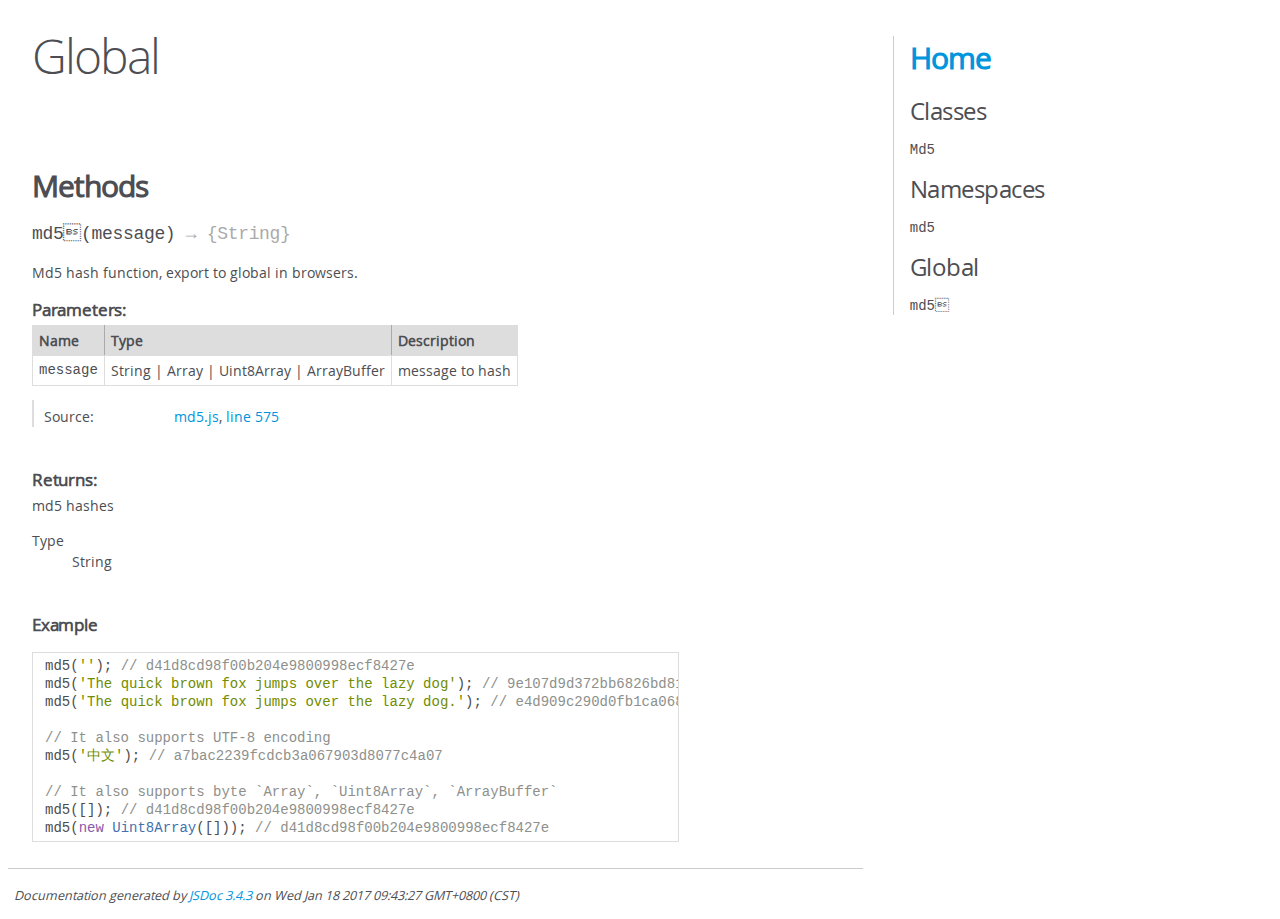
<file: node_modules/js-md5/doc/global.html>
<!DOCTYPE html>
<html lang="en">
<head>
    <meta charset="utf-8">
    <title>JSDoc: Global</title>

    <script src="scripts/prettify/prettify.js"> </script>
    <script src="scripts/prettify/lang-css.js"> </script>
    <!--[if lt IE 9]>
      <script src="//html5shiv.googlecode.com/svn/trunk/html5.js"></script>
    <![endif]-->
    <link type="text/css" rel="stylesheet" href="styles/prettify-tomorrow.css">
    <link type="text/css" rel="stylesheet" href="styles/jsdoc-default.css">
</head>

<body>

<div id="main">

    <h1 class="page-title">Global</h1>

    




<section>

<header>
    
        <h2></h2>
        
    
</header>

<article>
    <div class="container-overview">
    
        

        


<dl class="details">

    

    

    

    

    

    

    

    

    

    

    

    

    

    

    

    
</dl>


        
    
    </div>

    

    

    

     

    

    

    
        <h3 class="subsection-title">Methods</h3>

        
            

    

    <h4 class="name" id="md5%08"><span class="type-signature"></span>md5<span class="signature">(message)</span><span class="type-signature"> &rarr; {String}</span></h4>

    



<div class="description">
    Md5 hash function, export to global in browsers.
</div>









    <h5>Parameters:</h5>
    

<table class="params">
    <thead>
    <tr>
        
        <th>Name</th>
        

        <th>Type</th>

        

        

        <th class="last">Description</th>
    </tr>
    </thead>

    <tbody>
    

        <tr>
            
                <td class="name"><code>message</code></td>
            

            <td class="type">
            
                
<span class="param-type">String</span>
|

<span class="param-type">Array</span>
|

<span class="param-type">Uint8Array</span>
|

<span class="param-type">ArrayBuffer</span>


            
            </td>

            

            

            <td class="description last">message to hash</td>
        </tr>

    
    </tbody>
</table>






<dl class="details">

    

    

    

    

    

    

    

    

    

    

    

    

    
    <dt class="tag-source">Source:</dt>
    <dd class="tag-source"><ul class="dummy"><li>
        <a href="md5.js.html">md5.js</a>, <a href="md5.js.html#line575">line 575</a>
    </li></ul></dd>
    

    

    

    
</dl>













<h5>Returns:</h5>

        
<div class="param-desc">
    md5 hashes
</div>



<dl>
    <dt>
        Type
    </dt>
    <dd>
        
<span class="param-type">String</span>


    </dd>
</dl>

    


    <h5>Example</h5>
    
    <pre class="prettyprint"><code>md5(''); // d41d8cd98f00b204e9800998ecf8427emd5('The quick brown fox jumps over the lazy dog'); // 9e107d9d372bb6826bd81d3542a419d6md5('The quick brown fox jumps over the lazy dog.'); // e4d909c290d0fb1ca068ffaddf22cbd0// It also supports UTF-8 encodingmd5('中文'); // a7bac2239fcdcb3a067903d8077c4a07// It also supports byte `Array`, `Uint8Array`, `ArrayBuffer`md5([]); // d41d8cd98f00b204e9800998ecf8427emd5(new Uint8Array([])); // d41d8cd98f00b204e9800998ecf8427e</code></pre>



        
    

    

    
</article>

</section>




</div>

<nav>
    <h2><a href="index.html">Home</a></h2><h3>Classes</h3><ul><li><a href="Md5_.html">Md5</a></li></ul><h3>Namespaces</h3><ul><li><a href="md5.html">md5</a></li></ul><h3>Global</h3><ul><li><a href="global.html#md5%2508">md5</a></li></ul>
</nav>

<br class="clear">

<footer>
    Documentation generated by <a href="https://github.com/jsdoc3/jsdoc">JSDoc 3.4.3</a> on Wed Jan 18 2017 09:43:27 GMT+0800 (CST)
</footer>

<script> prettyPrint(); </script>
<script src="scripts/linenumber.js"> </script>
</body>
</html>
</file>
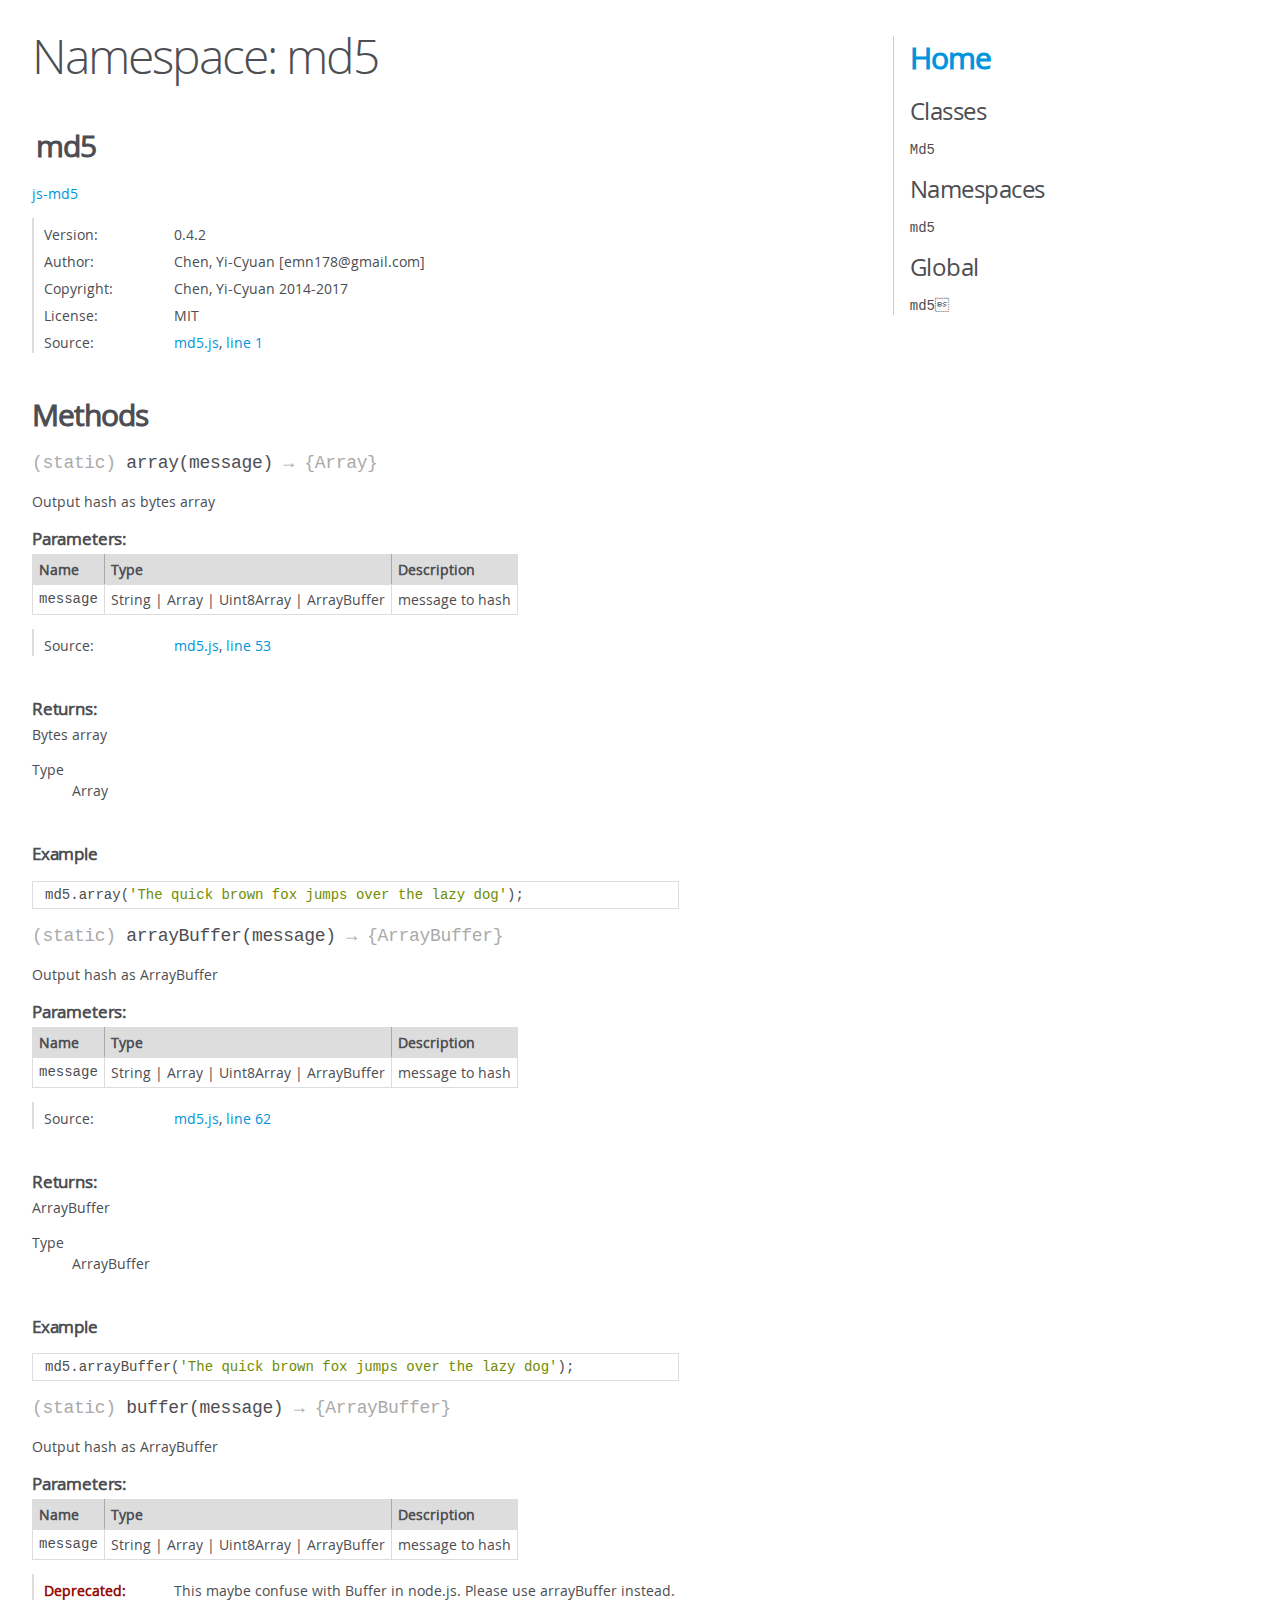
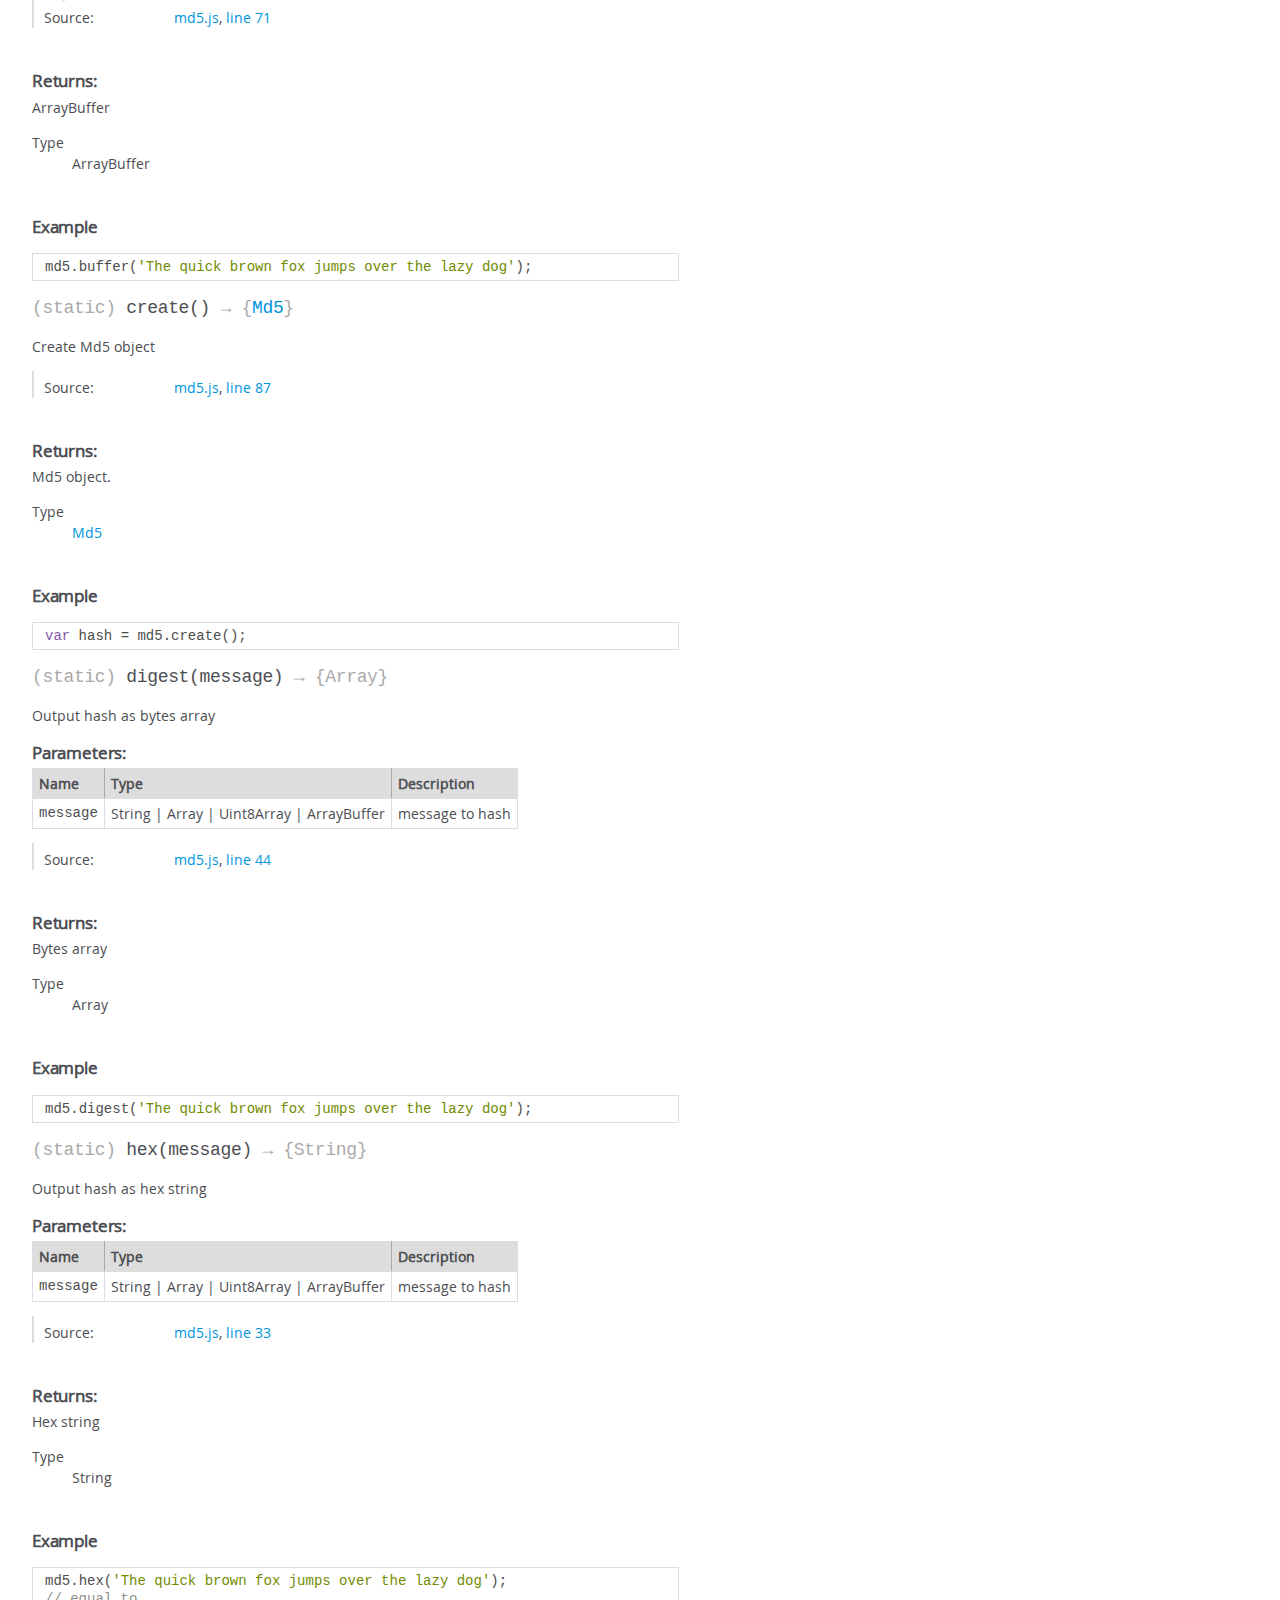
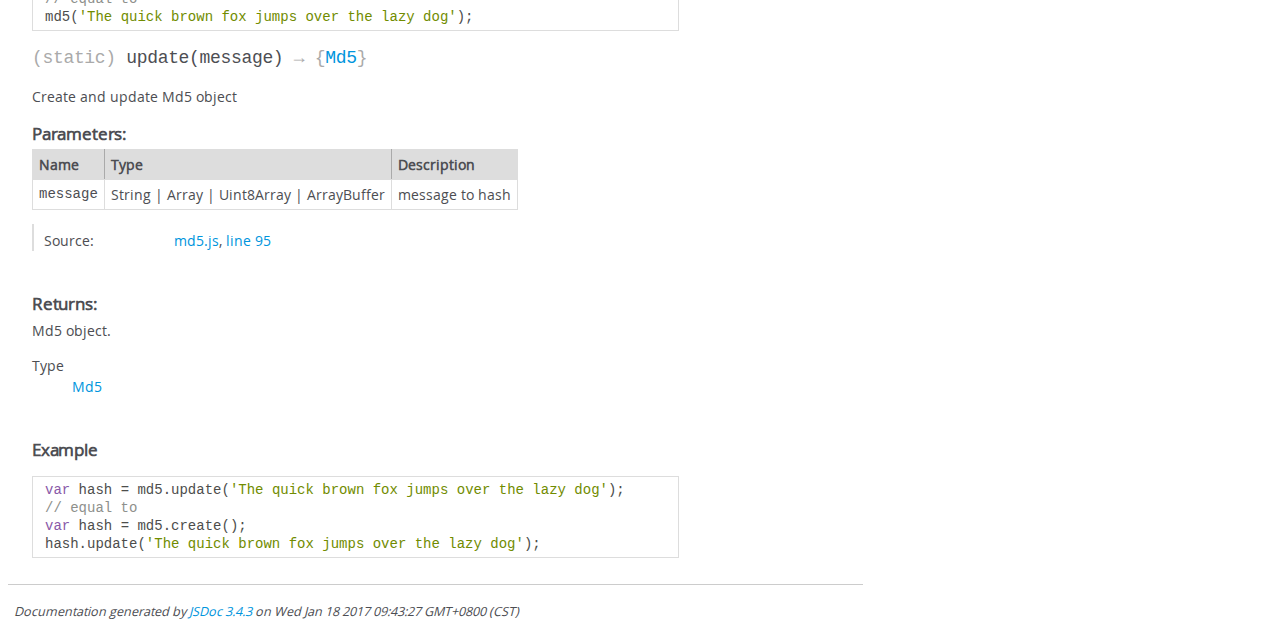
<file: node_modules/js-md5/doc/md5.html>
<!DOCTYPE html>
<html lang="en">
<head>
    <meta charset="utf-8">
    <title>JSDoc: Namespace: md5</title>

    <script src="scripts/prettify/prettify.js"> </script>
    <script src="scripts/prettify/lang-css.js"> </script>
    <!--[if lt IE 9]>
      <script src="//html5shiv.googlecode.com/svn/trunk/html5.js"></script>
    <![endif]-->
    <link type="text/css" rel="stylesheet" href="styles/prettify-tomorrow.css">
    <link type="text/css" rel="stylesheet" href="styles/jsdoc-default.css">
</head>

<body>

<div id="main">

    <h1 class="page-title">Namespace: md5</h1>

    




<section>

<header>
    
        <h2>md5</h2>
        
    
</header>

<article>
    <div class="container-overview">
    
        
            <div class="description"><a href="https://github.com/emn178/js-md5">js-md5</a></div>
        

        


<dl class="details">

    
    <dt class="tag-version">Version:</dt>
    <dd class="tag-version"><ul class="dummy"><li>0.4.2</li></ul></dd>
    

    

    

    

    

    

    

    

    
    <dt class="tag-author">Author:</dt>
    <dd class="tag-author">
        <ul>
            <li>Chen, Yi-Cyuan [emn178@gmail.com]</li>
        </ul>
    </dd>
    

    
    <dt class="tag-copyright">Copyright:</dt>
    <dd class="tag-copyright"><ul class="dummy"><li>Chen, Yi-Cyuan 2014-2017</li></ul></dd>
    

    
    <dt class="tag-license">License:</dt>
    <dd class="tag-license"><ul class="dummy"><li>MIT</li></ul></dd>
    

    

    
    <dt class="tag-source">Source:</dt>
    <dd class="tag-source"><ul class="dummy"><li>
        <a href="md5.js.html">md5.js</a>, <a href="md5.js.html#line1">line 1</a>
    </li></ul></dd>
    

    

    

    
</dl>


        
    
    </div>

    

    

    

     

    

    

    
        <h3 class="subsection-title">Methods</h3>

        
            

    

    <h4 class="name" id=".array"><span class="type-signature">(static) </span>array<span class="signature">(message)</span><span class="type-signature"> &rarr; {Array}</span></h4>

    



<div class="description">
    Output hash as bytes array
</div>









    <h5>Parameters:</h5>
    

<table class="params">
    <thead>
    <tr>
        
        <th>Name</th>
        

        <th>Type</th>

        

        

        <th class="last">Description</th>
    </tr>
    </thead>

    <tbody>
    

        <tr>
            
                <td class="name"><code>message</code></td>
            

            <td class="type">
            
                
<span class="param-type">String</span>
|

<span class="param-type">Array</span>
|

<span class="param-type">Uint8Array</span>
|

<span class="param-type">ArrayBuffer</span>


            
            </td>

            

            

            <td class="description last">message to hash</td>
        </tr>

    
    </tbody>
</table>






<dl class="details">

    

    

    

    

    

    

    

    

    

    

    

    

    
    <dt class="tag-source">Source:</dt>
    <dd class="tag-source"><ul class="dummy"><li>
        <a href="md5.js.html">md5.js</a>, <a href="md5.js.html#line53">line 53</a>
    </li></ul></dd>
    

    

    

    
</dl>













<h5>Returns:</h5>

        
<div class="param-desc">
    Bytes array
</div>



<dl>
    <dt>
        Type
    </dt>
    <dd>
        
<span class="param-type">Array</span>


    </dd>
</dl>

    


    <h5>Example</h5>
    
    <pre class="prettyprint"><code>md5.array('The quick brown fox jumps over the lazy dog');</code></pre>



        
            

    

    <h4 class="name" id=".arrayBuffer"><span class="type-signature">(static) </span>arrayBuffer<span class="signature">(message)</span><span class="type-signature"> &rarr; {ArrayBuffer}</span></h4>

    



<div class="description">
    Output hash as ArrayBuffer
</div>









    <h5>Parameters:</h5>
    

<table class="params">
    <thead>
    <tr>
        
        <th>Name</th>
        

        <th>Type</th>

        

        

        <th class="last">Description</th>
    </tr>
    </thead>

    <tbody>
    

        <tr>
            
                <td class="name"><code>message</code></td>
            

            <td class="type">
            
                
<span class="param-type">String</span>
|

<span class="param-type">Array</span>
|

<span class="param-type">Uint8Array</span>
|

<span class="param-type">ArrayBuffer</span>


            
            </td>

            

            

            <td class="description last">message to hash</td>
        </tr>

    
    </tbody>
</table>






<dl class="details">

    

    

    

    

    

    

    

    

    

    

    

    

    
    <dt class="tag-source">Source:</dt>
    <dd class="tag-source"><ul class="dummy"><li>
        <a href="md5.js.html">md5.js</a>, <a href="md5.js.html#line62">line 62</a>
    </li></ul></dd>
    

    

    

    
</dl>













<h5>Returns:</h5>

        
<div class="param-desc">
    ArrayBuffer
</div>



<dl>
    <dt>
        Type
    </dt>
    <dd>
        
<span class="param-type">ArrayBuffer</span>


    </dd>
</dl>

    


    <h5>Example</h5>
    
    <pre class="prettyprint"><code>md5.arrayBuffer('The quick brown fox jumps over the lazy dog');</code></pre>



        
            

    

    <h4 class="name" id=".buffer"><span class="type-signature">(static) </span>buffer<span class="signature">(message)</span><span class="type-signature"> &rarr; {ArrayBuffer}</span></h4>

    



<div class="description">
    Output hash as ArrayBuffer
</div>









    <h5>Parameters:</h5>
    

<table class="params">
    <thead>
    <tr>
        
        <th>Name</th>
        

        <th>Type</th>

        

        

        <th class="last">Description</th>
    </tr>
    </thead>

    <tbody>
    

        <tr>
            
                <td class="name"><code>message</code></td>
            

            <td class="type">
            
                
<span class="param-type">String</span>
|

<span class="param-type">Array</span>
|

<span class="param-type">Uint8Array</span>
|

<span class="param-type">ArrayBuffer</span>


            
            </td>

            

            

            <td class="description last">message to hash</td>
        </tr>

    
    </tbody>
</table>






<dl class="details">

    

    

    

    

    

    

    

    
        <dt class="important tag-deprecated">Deprecated:</dt><dd><ul class="dummy"><li>This maybe confuse with Buffer in node.js. Please use arrayBuffer instead.</li></ul></dd>
    

    

    

    

    

    
    <dt class="tag-source">Source:</dt>
    <dd class="tag-source"><ul class="dummy"><li>
        <a href="md5.js.html">md5.js</a>, <a href="md5.js.html#line71">line 71</a>
    </li></ul></dd>
    

    

    

    
</dl>













<h5>Returns:</h5>

        
<div class="param-desc">
    ArrayBuffer
</div>



<dl>
    <dt>
        Type
    </dt>
    <dd>
        
<span class="param-type">ArrayBuffer</span>


    </dd>
</dl>

    


    <h5>Example</h5>
    
    <pre class="prettyprint"><code>md5.buffer('The quick brown fox jumps over the lazy dog');</code></pre>



        
            

    

    <h4 class="name" id=".create"><span class="type-signature">(static) </span>create<span class="signature">()</span><span class="type-signature"> &rarr; {<a href="Md5_.html">Md5</a>}</span></h4>

    



<div class="description">
    Create Md5 object
</div>













<dl class="details">

    

    

    

    

    

    

    

    

    

    

    

    

    
    <dt class="tag-source">Source:</dt>
    <dd class="tag-source"><ul class="dummy"><li>
        <a href="md5.js.html">md5.js</a>, <a href="md5.js.html#line87">line 87</a>
    </li></ul></dd>
    

    

    

    
</dl>













<h5>Returns:</h5>

        
<div class="param-desc">
    Md5 object.
</div>



<dl>
    <dt>
        Type
    </dt>
    <dd>
        
<span class="param-type"><a href="Md5_.html">Md5</a></span>


    </dd>
</dl>

    


    <h5>Example</h5>
    
    <pre class="prettyprint"><code>var hash = md5.create();</code></pre>



        
            

    

    <h4 class="name" id=".digest"><span class="type-signature">(static) </span>digest<span class="signature">(message)</span><span class="type-signature"> &rarr; {Array}</span></h4>

    



<div class="description">
    Output hash as bytes array
</div>









    <h5>Parameters:</h5>
    

<table class="params">
    <thead>
    <tr>
        
        <th>Name</th>
        

        <th>Type</th>

        

        

        <th class="last">Description</th>
    </tr>
    </thead>

    <tbody>
    

        <tr>
            
                <td class="name"><code>message</code></td>
            

            <td class="type">
            
                
<span class="param-type">String</span>
|

<span class="param-type">Array</span>
|

<span class="param-type">Uint8Array</span>
|

<span class="param-type">ArrayBuffer</span>


            
            </td>

            

            

            <td class="description last">message to hash</td>
        </tr>

    
    </tbody>
</table>






<dl class="details">

    

    

    

    

    

    

    

    

    

    

    

    

    
    <dt class="tag-source">Source:</dt>
    <dd class="tag-source"><ul class="dummy"><li>
        <a href="md5.js.html">md5.js</a>, <a href="md5.js.html#line44">line 44</a>
    </li></ul></dd>
    

    

    

    
</dl>













<h5>Returns:</h5>

        
<div class="param-desc">
    Bytes array
</div>



<dl>
    <dt>
        Type
    </dt>
    <dd>
        
<span class="param-type">Array</span>


    </dd>
</dl>

    


    <h5>Example</h5>
    
    <pre class="prettyprint"><code>md5.digest('The quick brown fox jumps over the lazy dog');</code></pre>



        
            

    

    <h4 class="name" id=".hex"><span class="type-signature">(static) </span>hex<span class="signature">(message)</span><span class="type-signature"> &rarr; {String}</span></h4>

    



<div class="description">
    Output hash as hex string
</div>









    <h5>Parameters:</h5>
    

<table class="params">
    <thead>
    <tr>
        
        <th>Name</th>
        

        <th>Type</th>

        

        

        <th class="last">Description</th>
    </tr>
    </thead>

    <tbody>
    

        <tr>
            
                <td class="name"><code>message</code></td>
            

            <td class="type">
            
                
<span class="param-type">String</span>
|

<span class="param-type">Array</span>
|

<span class="param-type">Uint8Array</span>
|

<span class="param-type">ArrayBuffer</span>


            
            </td>

            

            

            <td class="description last">message to hash</td>
        </tr>

    
    </tbody>
</table>






<dl class="details">

    

    

    

    

    

    

    

    

    

    

    

    

    
    <dt class="tag-source">Source:</dt>
    <dd class="tag-source"><ul class="dummy"><li>
        <a href="md5.js.html">md5.js</a>, <a href="md5.js.html#line33">line 33</a>
    </li></ul></dd>
    

    

    

    
</dl>













<h5>Returns:</h5>

        
<div class="param-desc">
    Hex string
</div>



<dl>
    <dt>
        Type
    </dt>
    <dd>
        
<span class="param-type">String</span>


    </dd>
</dl>

    


    <h5>Example</h5>
    
    <pre class="prettyprint"><code>md5.hex('The quick brown fox jumps over the lazy dog');// equal tomd5('The quick brown fox jumps over the lazy dog');</code></pre>



        
            

    

    <h4 class="name" id=".update"><span class="type-signature">(static) </span>update<span class="signature">(message)</span><span class="type-signature"> &rarr; {<a href="Md5_.html">Md5</a>}</span></h4>

    



<div class="description">
    Create and update Md5 object
</div>









    <h5>Parameters:</h5>
    

<table class="params">
    <thead>
    <tr>
        
        <th>Name</th>
        

        <th>Type</th>

        

        

        <th class="last">Description</th>
    </tr>
    </thead>

    <tbody>
    

        <tr>
            
                <td class="name"><code>message</code></td>
            

            <td class="type">
            
                
<span class="param-type">String</span>
|

<span class="param-type">Array</span>
|

<span class="param-type">Uint8Array</span>
|

<span class="param-type">ArrayBuffer</span>


            
            </td>

            

            

            <td class="description last">message to hash</td>
        </tr>

    
    </tbody>
</table>






<dl class="details">

    

    

    

    

    

    

    

    

    

    

    

    

    
    <dt class="tag-source">Source:</dt>
    <dd class="tag-source"><ul class="dummy"><li>
        <a href="md5.js.html">md5.js</a>, <a href="md5.js.html#line95">line 95</a>
    </li></ul></dd>
    

    

    

    
</dl>













<h5>Returns:</h5>

        
<div class="param-desc">
    Md5 object.
</div>



<dl>
    <dt>
        Type
    </dt>
    <dd>
        
<span class="param-type"><a href="Md5_.html">Md5</a></span>


    </dd>
</dl>

    


    <h5>Example</h5>
    
    <pre class="prettyprint"><code>var hash = md5.update('The quick brown fox jumps over the lazy dog');// equal tovar hash = md5.create();hash.update('The quick brown fox jumps over the lazy dog');</code></pre>



        
    

    

    
</article>

</section>




</div>

<nav>
    <h2><a href="index.html">Home</a></h2><h3>Classes</h3><ul><li><a href="Md5_.html">Md5</a></li></ul><h3>Namespaces</h3><ul><li><a href="md5.html">md5</a></li></ul><h3>Global</h3><ul><li><a href="global.html#md5%2508">md5</a></li></ul>
</nav>

<br class="clear">

<footer>
    Documentation generated by <a href="https://github.com/jsdoc3/jsdoc">JSDoc 3.4.3</a> on Wed Jan 18 2017 09:43:27 GMT+0800 (CST)
</footer>

<script> prettyPrint(); </script>
<script src="scripts/linenumber.js"> </script>
</body>
</html>
</file>
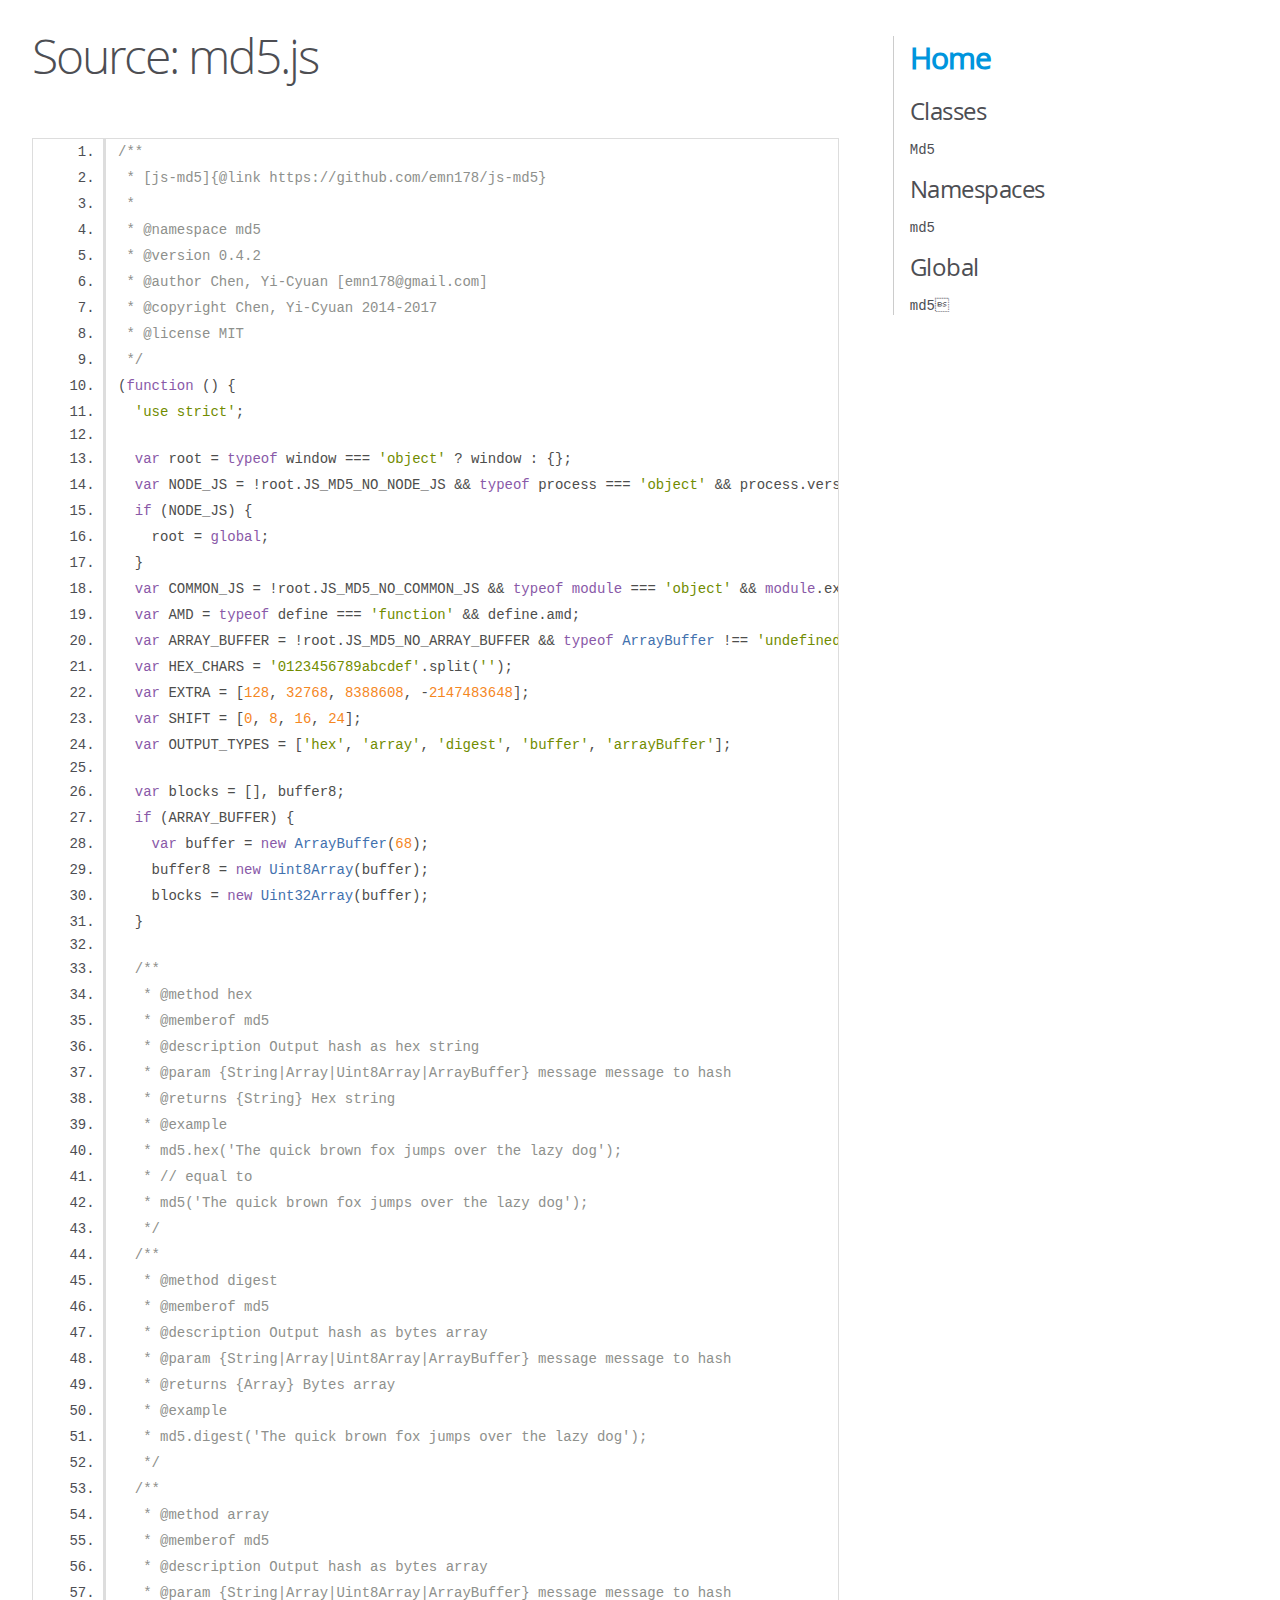
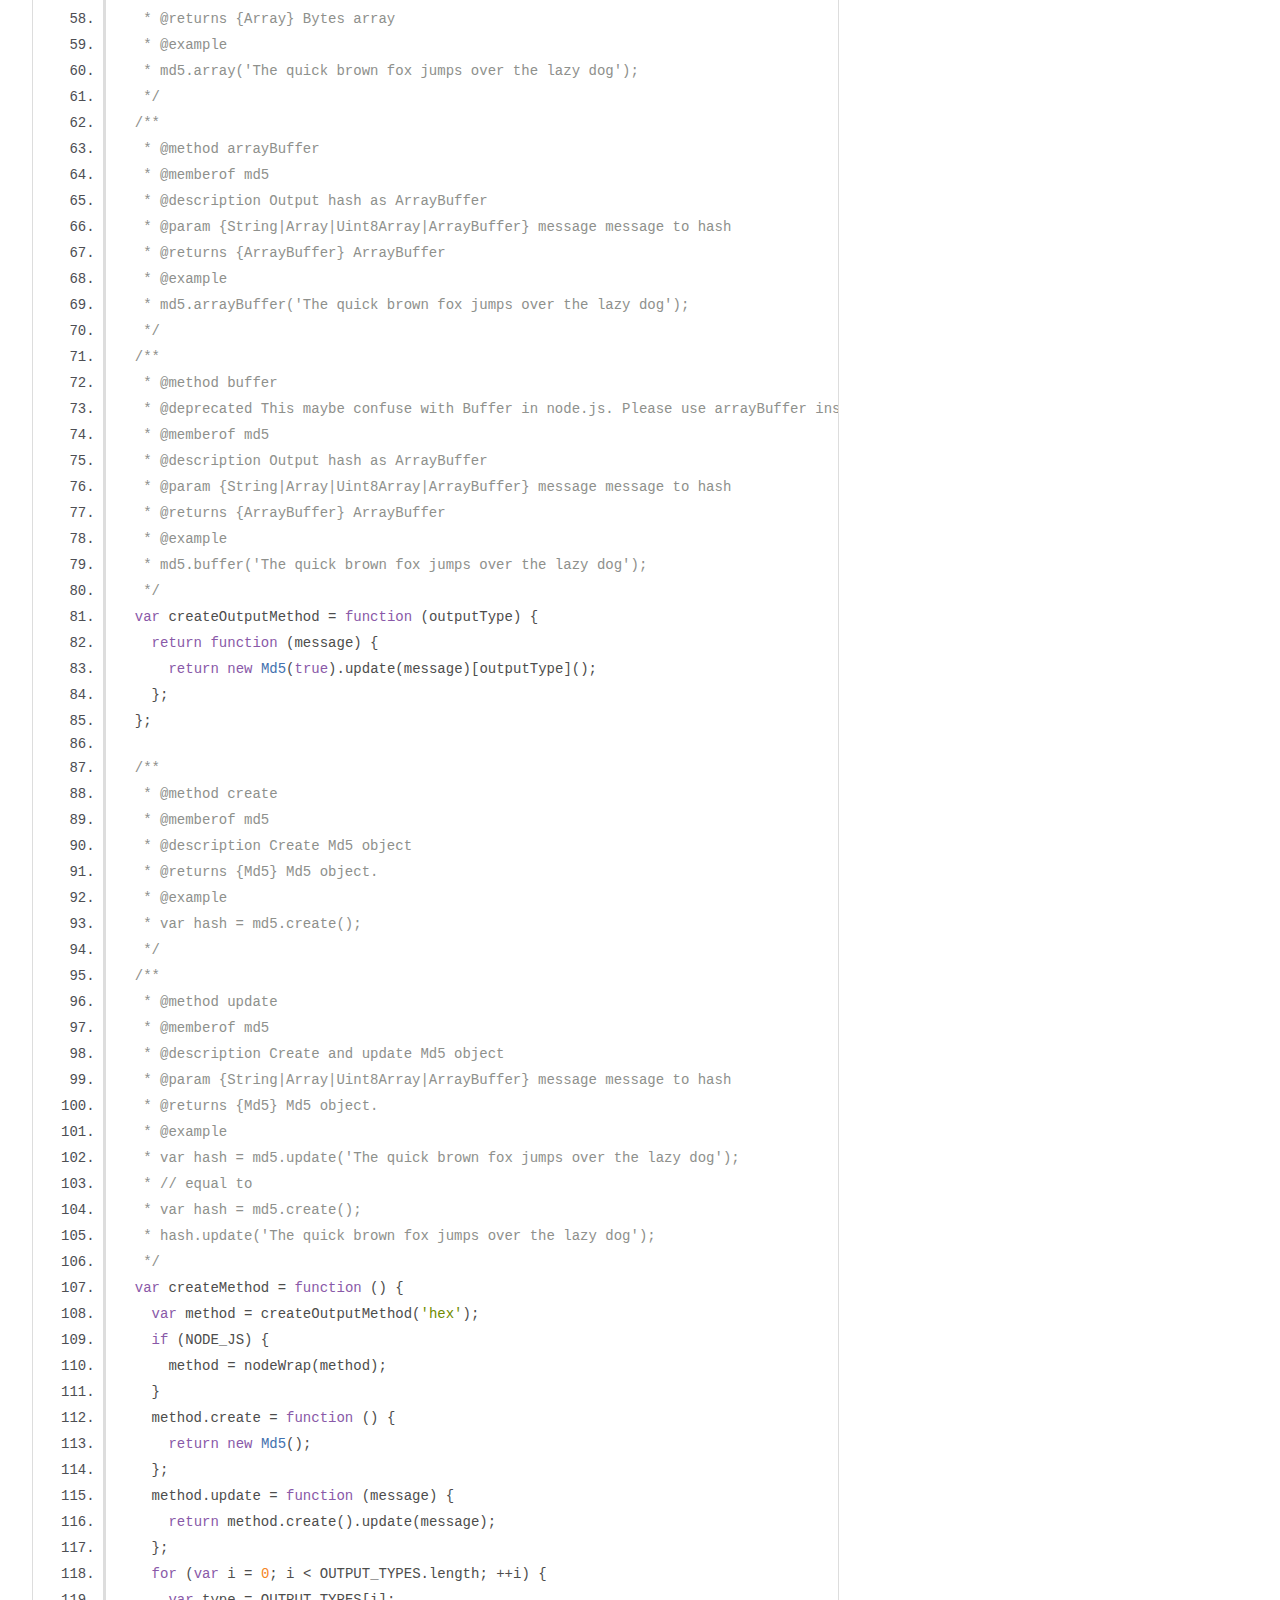
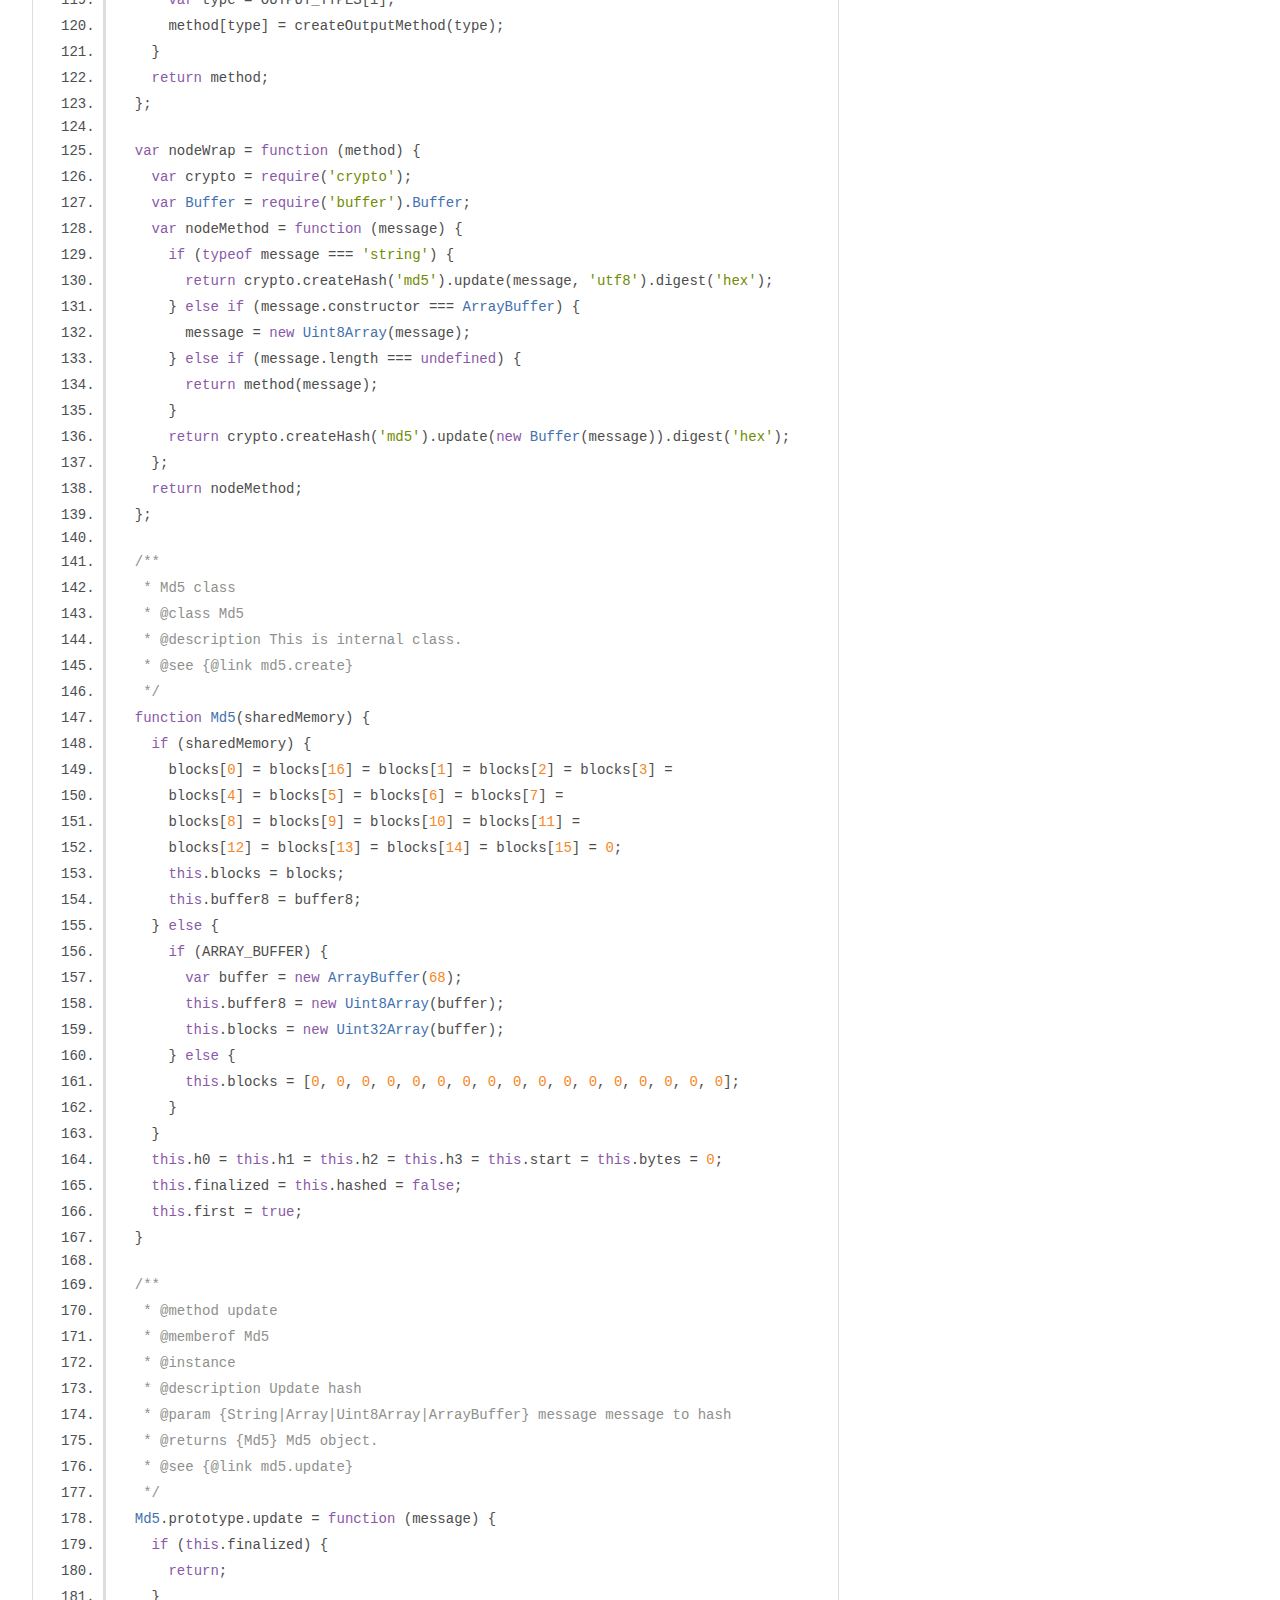
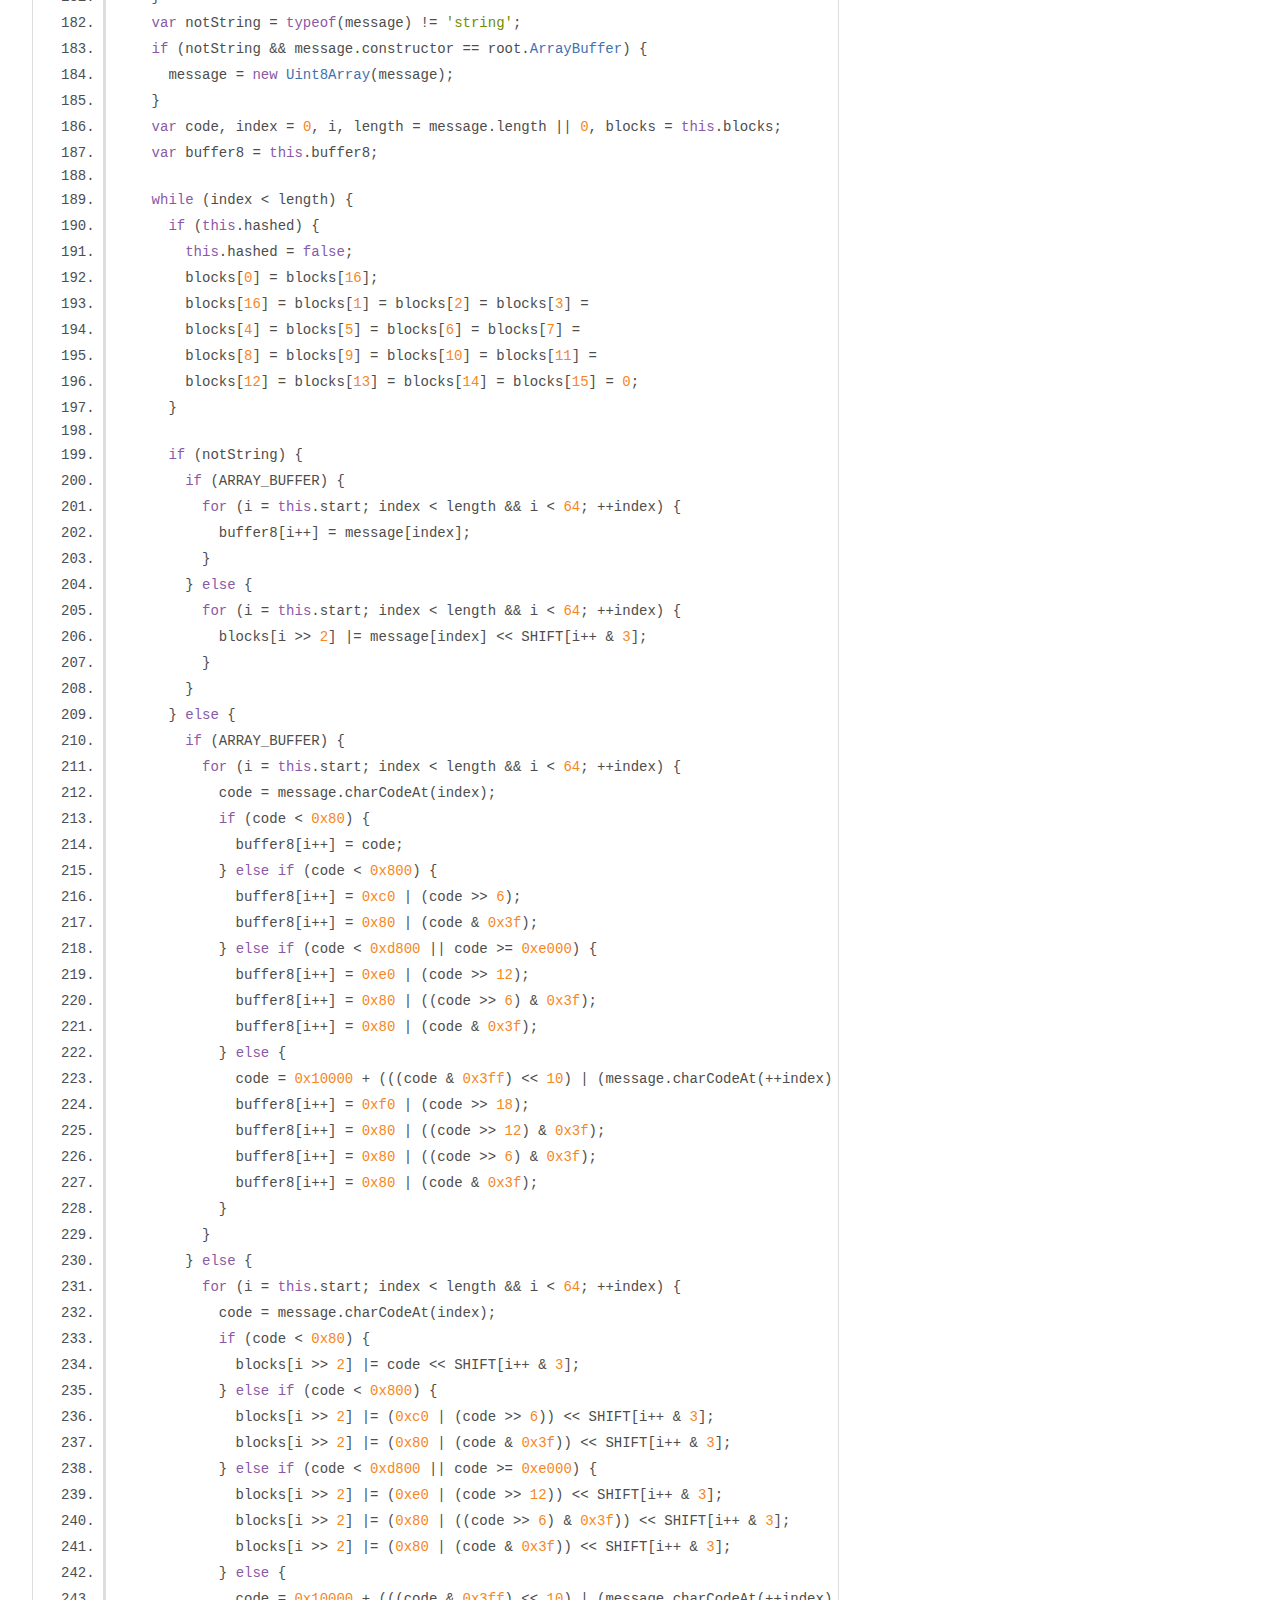
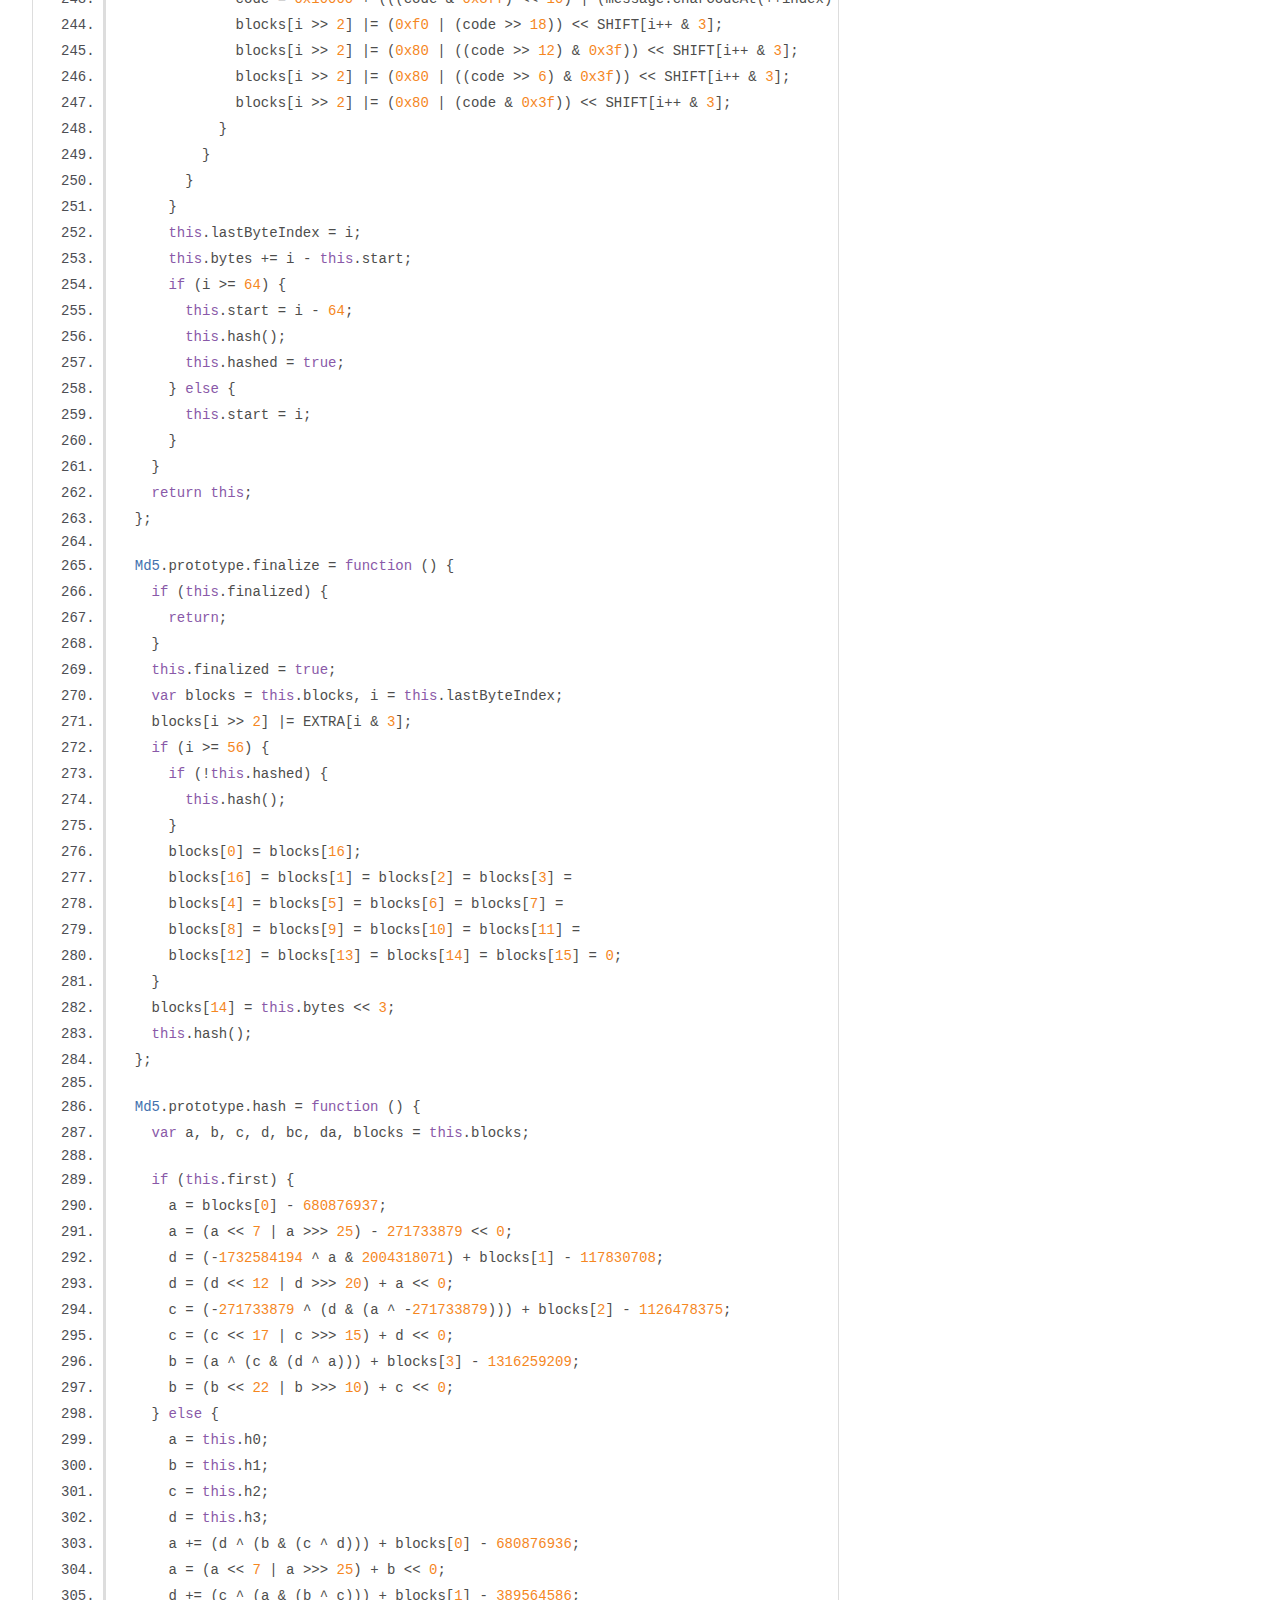
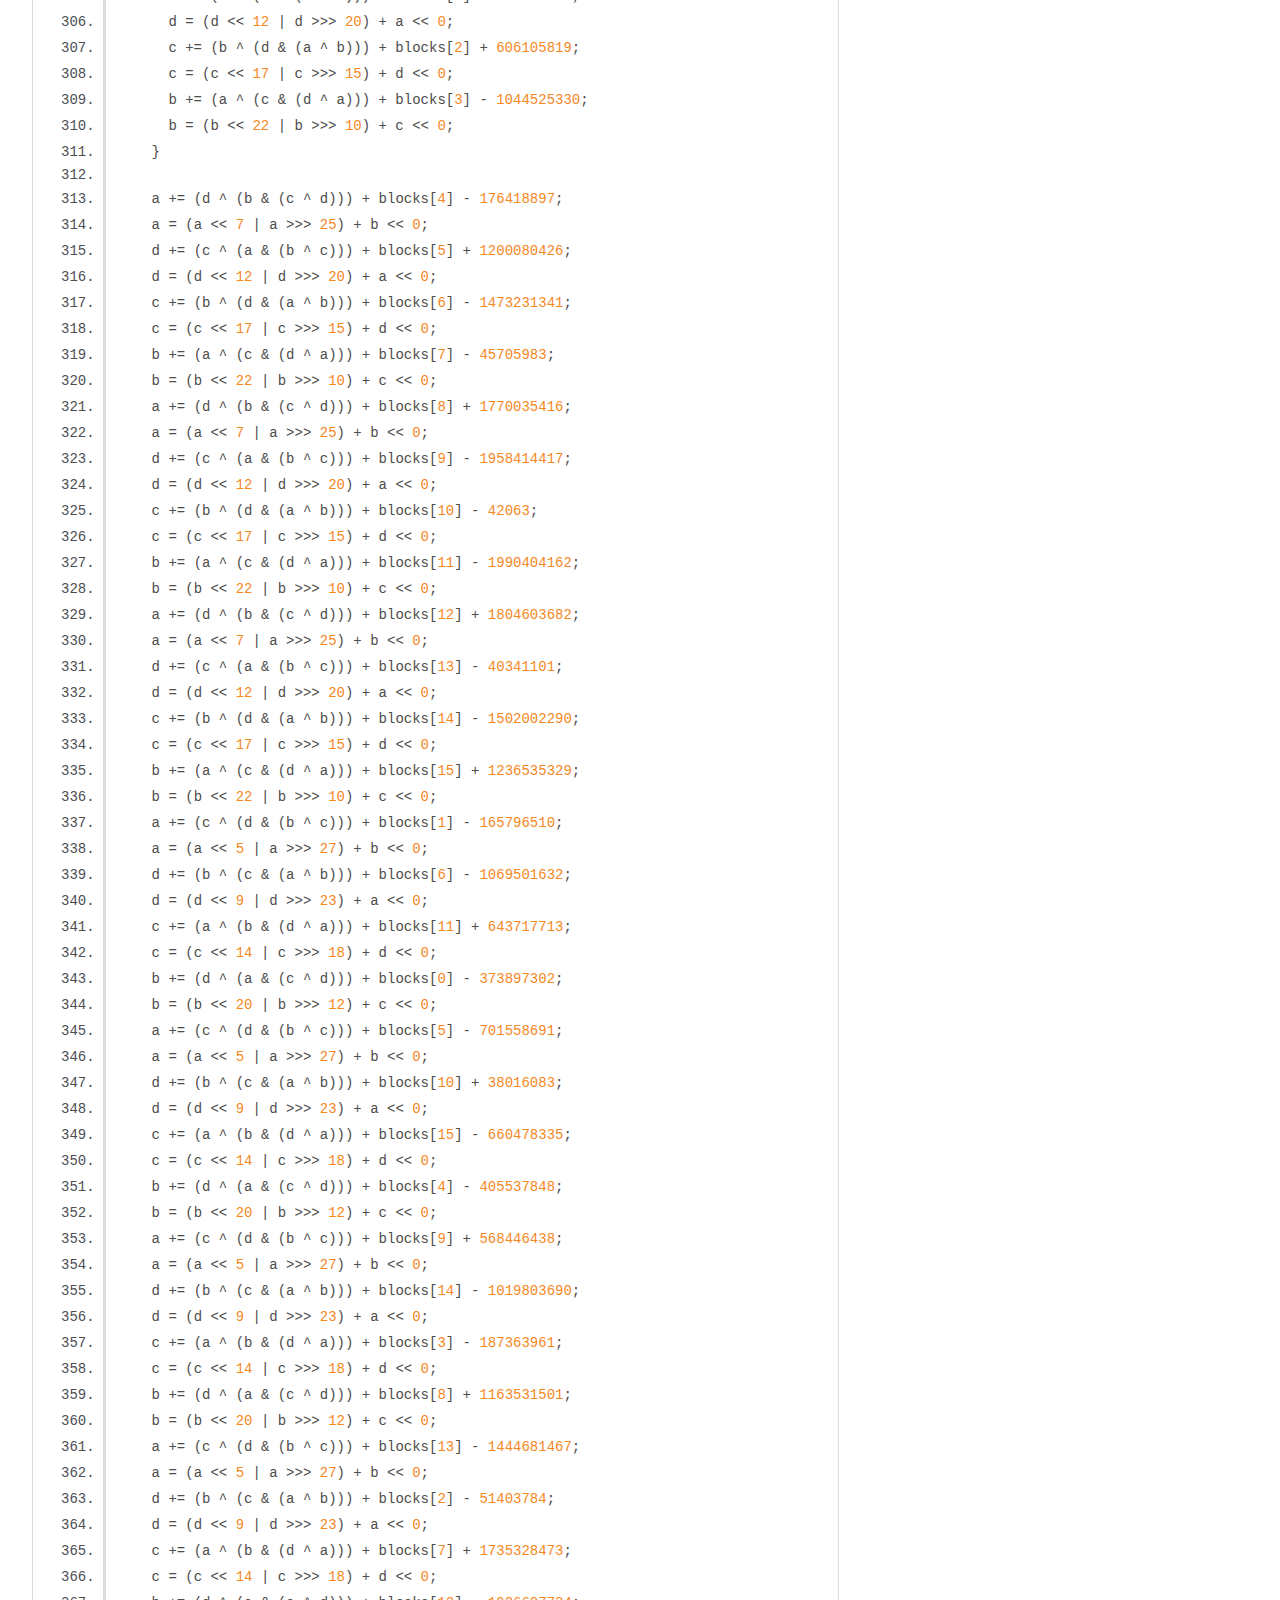
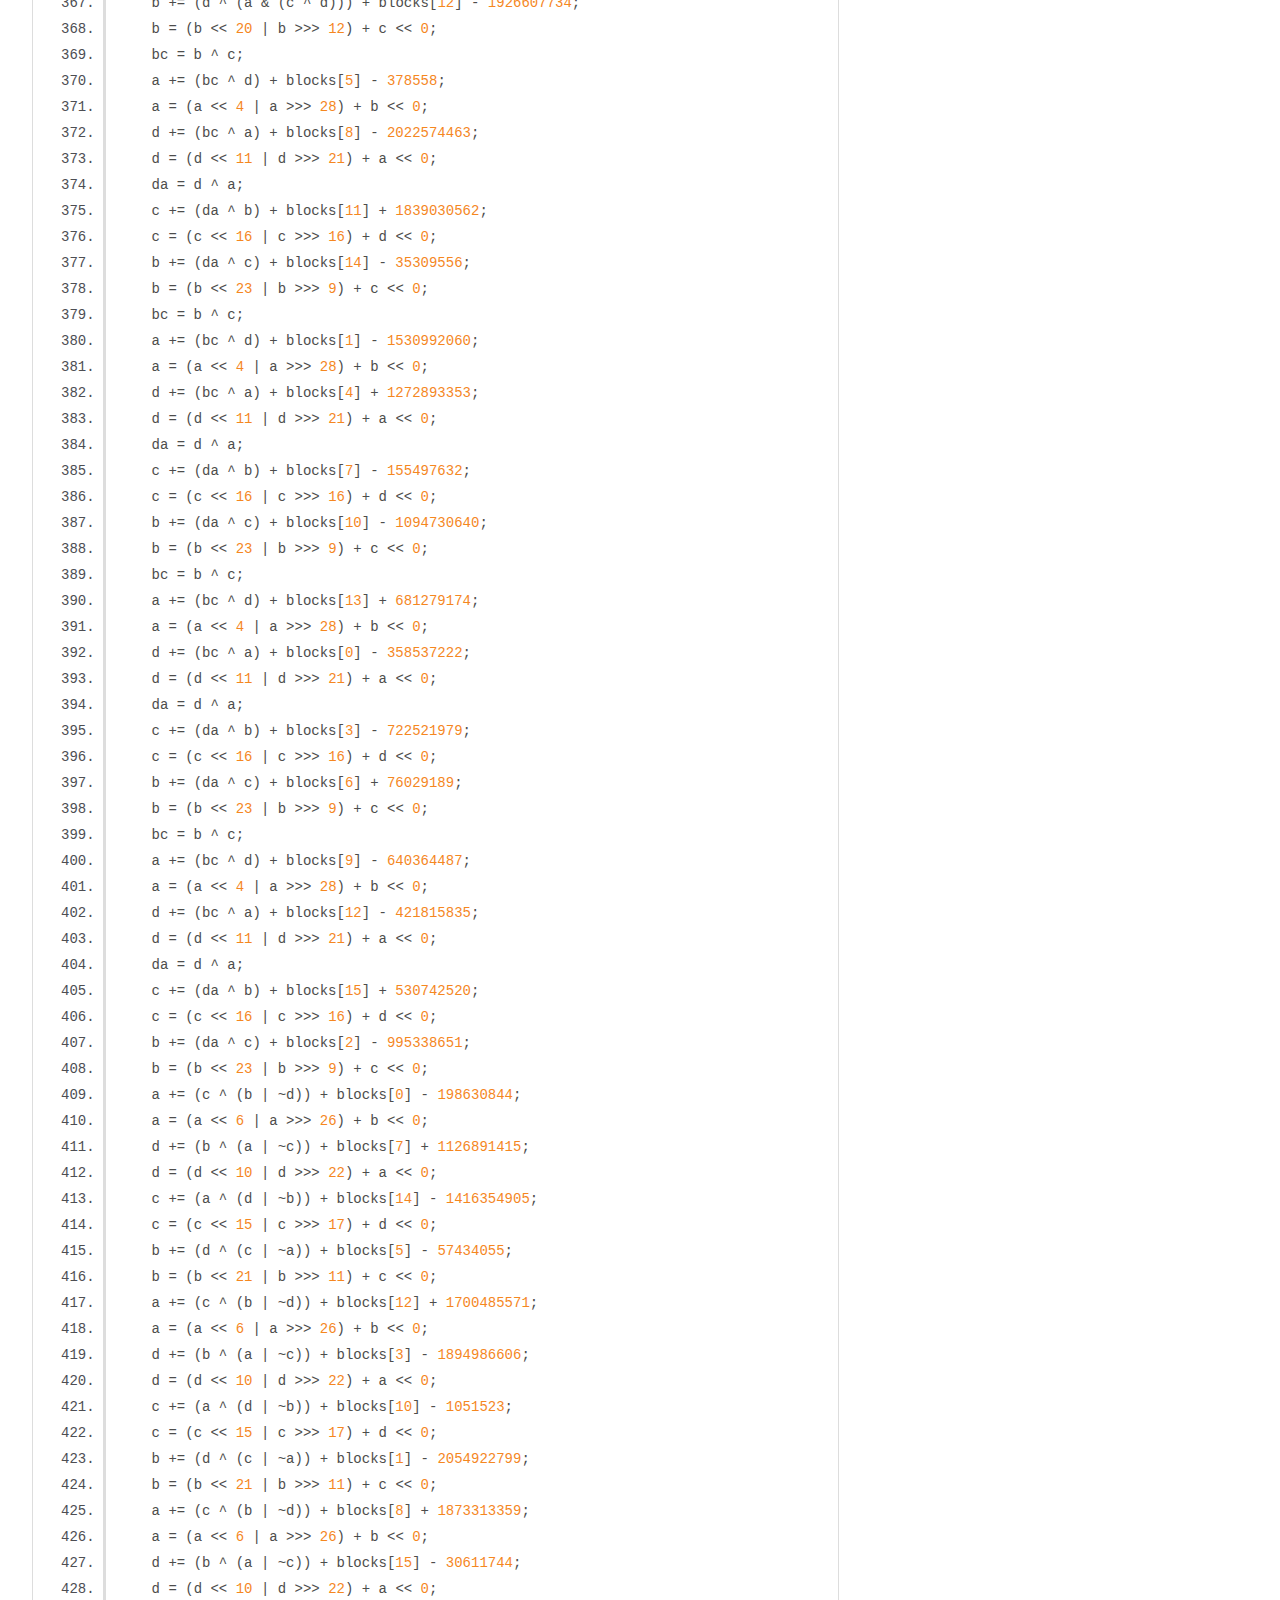
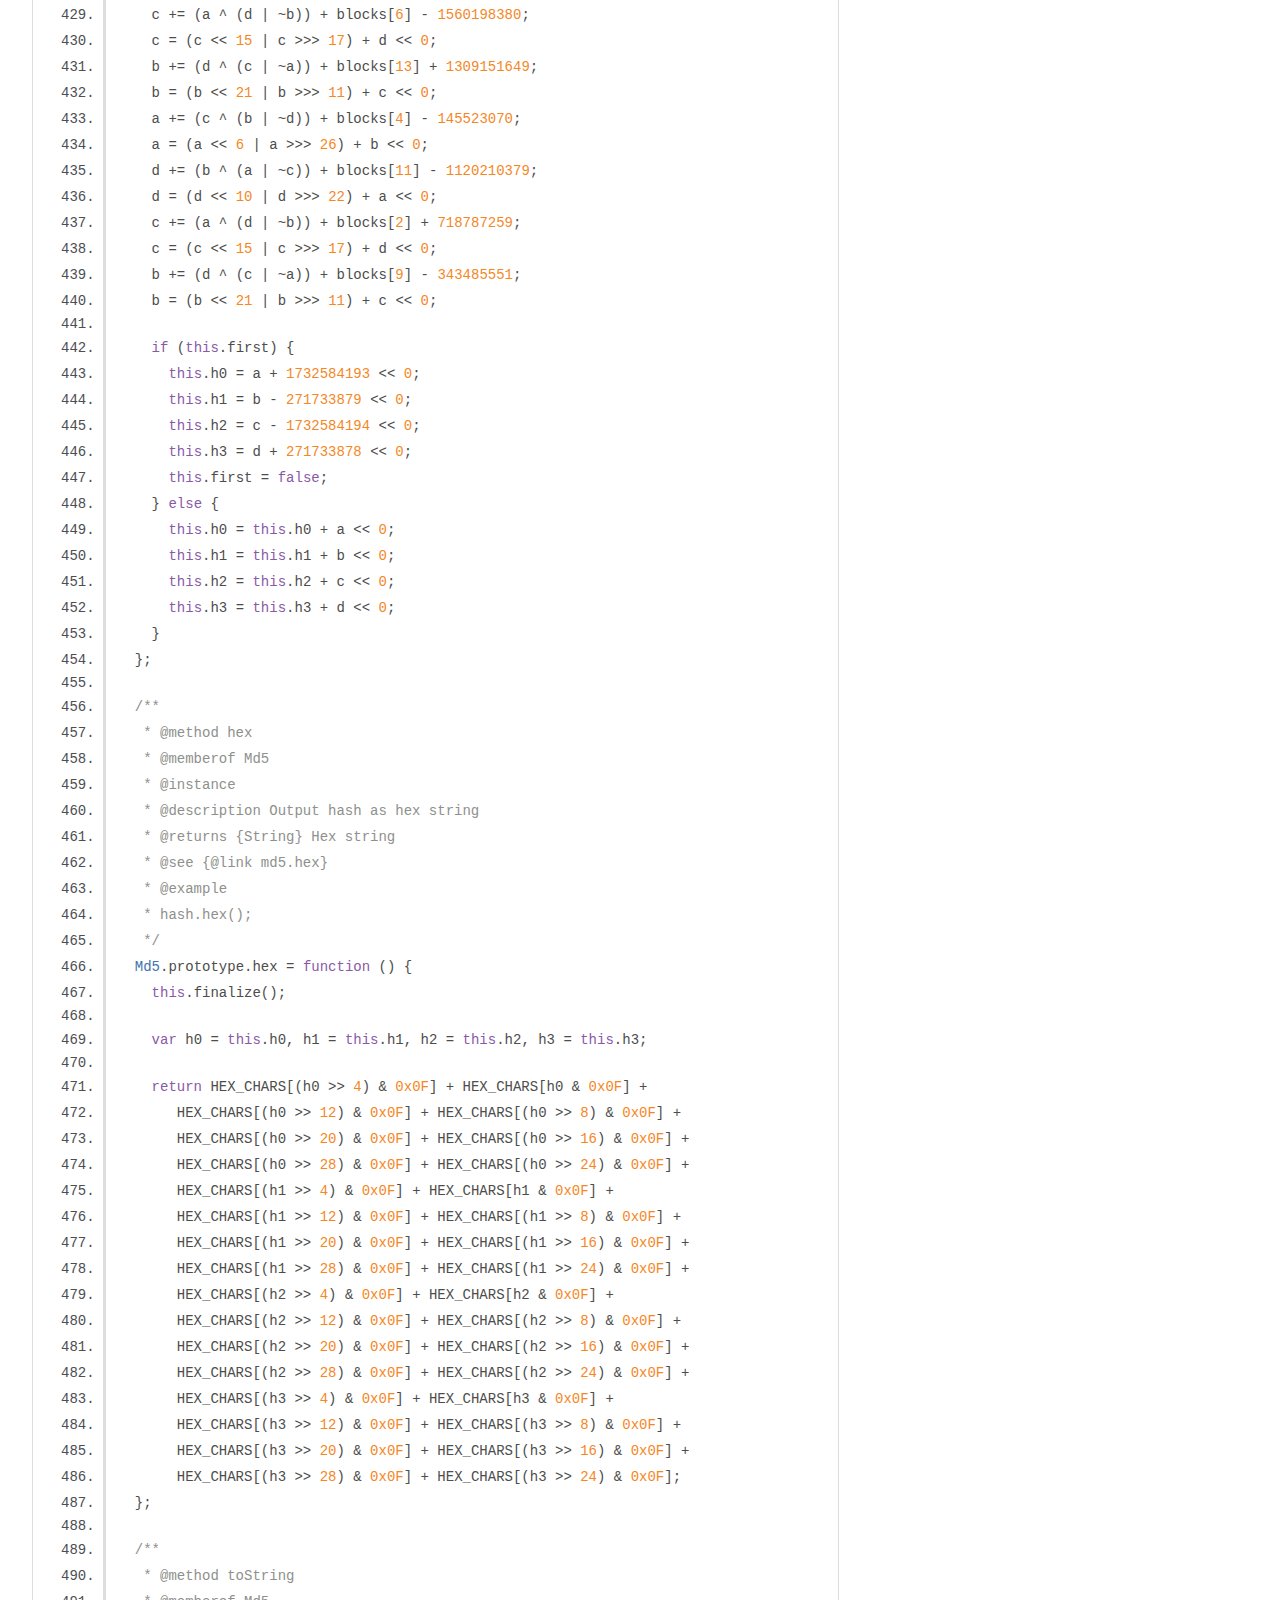
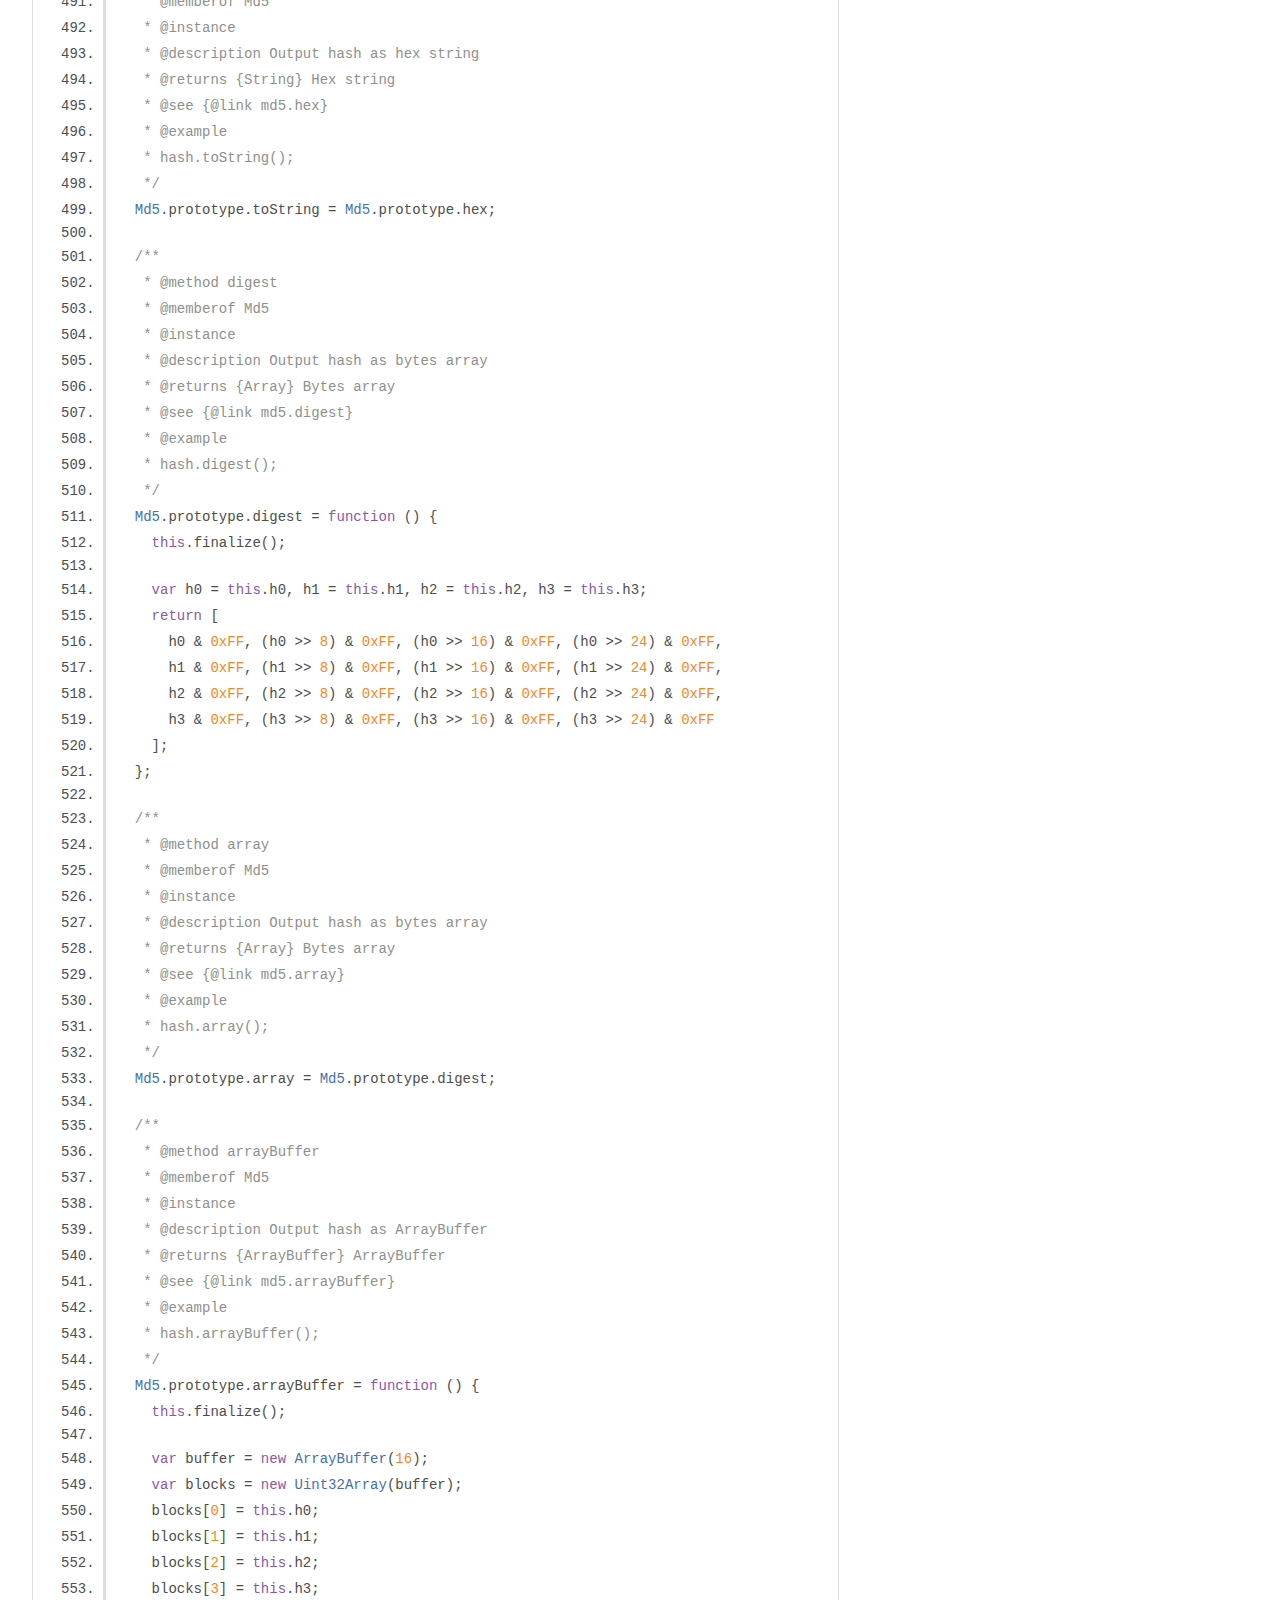
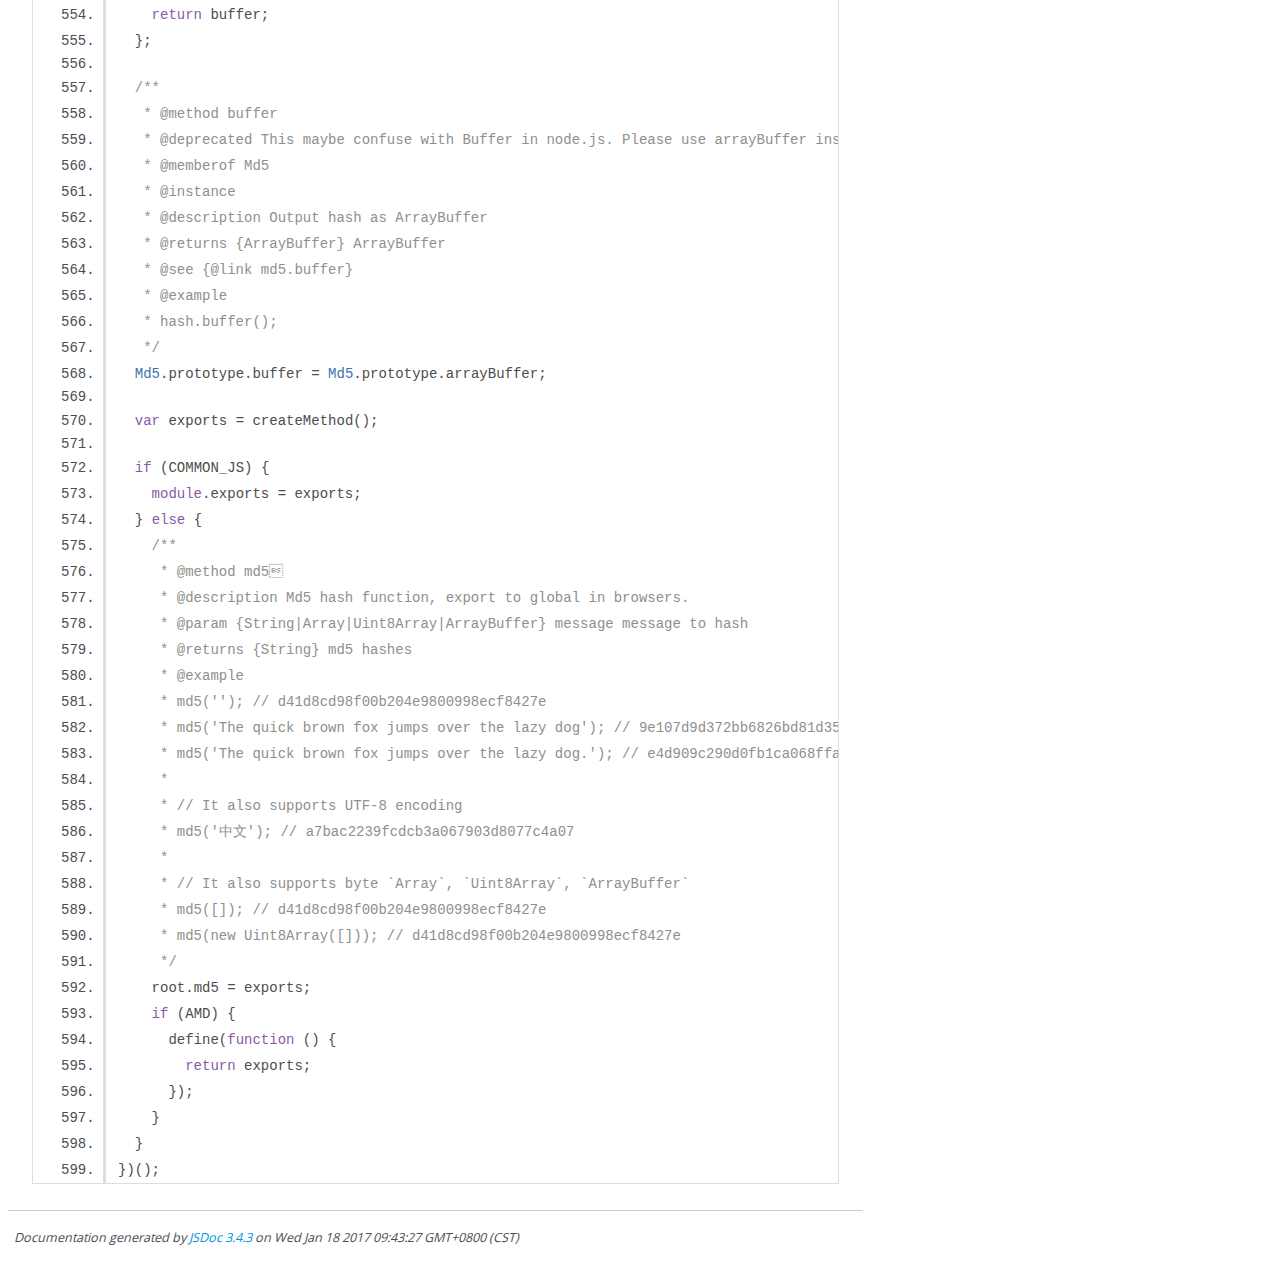
<file: node_modules/js-md5/doc/md5.js.html>
<!DOCTYPE html>
<html lang="en">
<head>
    <meta charset="utf-8">
    <title>JSDoc: Source: md5.js</title>

    <script src="scripts/prettify/prettify.js"> </script>
    <script src="scripts/prettify/lang-css.js"> </script>
    <!--[if lt IE 9]>
      <script src="//html5shiv.googlecode.com/svn/trunk/html5.js"></script>
    <![endif]-->
    <link type="text/css" rel="stylesheet" href="styles/prettify-tomorrow.css">
    <link type="text/css" rel="stylesheet" href="styles/jsdoc-default.css">
</head>

<body>

<div id="main">

    <h1 class="page-title">Source: md5.js</h1>

    



    
    <section>
        <article>
            <pre class="prettyprint source linenums"><code>/**
 * [js-md5]{@link https://github.com/emn178/js-md5}
 *
 * @namespace md5
 * @version 0.4.2
 * @author Chen, Yi-Cyuan [emn178@gmail.com]
 * @copyright Chen, Yi-Cyuan 2014-2017
 * @license MIT
 */
(function () {
  'use strict';

  var root = typeof window === 'object' ? window : {};
  var NODE_JS = !root.JS_MD5_NO_NODE_JS &amp;&amp; typeof process === 'object' &amp;&amp; process.versions &amp;&amp; process.versions.node;
  if (NODE_JS) {
    root = global;
  }
  var COMMON_JS = !root.JS_MD5_NO_COMMON_JS &amp;&amp; typeof module === 'object' &amp;&amp; module.exports;
  var AMD = typeof define === 'function' &amp;&amp; define.amd;
  var ARRAY_BUFFER = !root.JS_MD5_NO_ARRAY_BUFFER &amp;&amp; typeof ArrayBuffer !== 'undefined';
  var HEX_CHARS = '0123456789abcdef'.split('');
  var EXTRA = [128, 32768, 8388608, -2147483648];
  var SHIFT = [0, 8, 16, 24];
  var OUTPUT_TYPES = ['hex', 'array', 'digest', 'buffer', 'arrayBuffer'];

  var blocks = [], buffer8;
  if (ARRAY_BUFFER) {
    var buffer = new ArrayBuffer(68);
    buffer8 = new Uint8Array(buffer);
    blocks = new Uint32Array(buffer);
  }

  /**
   * @method hex
   * @memberof md5
   * @description Output hash as hex string
   * @param {String|Array|Uint8Array|ArrayBuffer} message message to hash
   * @returns {String} Hex string
   * @example
   * md5.hex('The quick brown fox jumps over the lazy dog');
   * // equal to
   * md5('The quick brown fox jumps over the lazy dog');
   */
  /**
   * @method digest
   * @memberof md5
   * @description Output hash as bytes array
   * @param {String|Array|Uint8Array|ArrayBuffer} message message to hash
   * @returns {Array} Bytes array
   * @example
   * md5.digest('The quick brown fox jumps over the lazy dog');
   */
  /**
   * @method array
   * @memberof md5
   * @description Output hash as bytes array
   * @param {String|Array|Uint8Array|ArrayBuffer} message message to hash
   * @returns {Array} Bytes array
   * @example
   * md5.array('The quick brown fox jumps over the lazy dog');
   */
  /**
   * @method arrayBuffer
   * @memberof md5
   * @description Output hash as ArrayBuffer
   * @param {String|Array|Uint8Array|ArrayBuffer} message message to hash
   * @returns {ArrayBuffer} ArrayBuffer
   * @example
   * md5.arrayBuffer('The quick brown fox jumps over the lazy dog');
   */
  /**
   * @method buffer
   * @deprecated This maybe confuse with Buffer in node.js. Please use arrayBuffer instead.
   * @memberof md5
   * @description Output hash as ArrayBuffer
   * @param {String|Array|Uint8Array|ArrayBuffer} message message to hash
   * @returns {ArrayBuffer} ArrayBuffer
   * @example
   * md5.buffer('The quick brown fox jumps over the lazy dog');
   */
  var createOutputMethod = function (outputType) {
    return function (message) {
      return new Md5(true).update(message)[outputType]();
    };
  };

  /**
   * @method create
   * @memberof md5
   * @description Create Md5 object
   * @returns {Md5} Md5 object.
   * @example
   * var hash = md5.create();
   */
  /**
   * @method update
   * @memberof md5
   * @description Create and update Md5 object
   * @param {String|Array|Uint8Array|ArrayBuffer} message message to hash
   * @returns {Md5} Md5 object.
   * @example
   * var hash = md5.update('The quick brown fox jumps over the lazy dog');
   * // equal to
   * var hash = md5.create();
   * hash.update('The quick brown fox jumps over the lazy dog');
   */
  var createMethod = function () {
    var method = createOutputMethod('hex');
    if (NODE_JS) {
      method = nodeWrap(method);
    }
    method.create = function () {
      return new Md5();
    };
    method.update = function (message) {
      return method.create().update(message);
    };
    for (var i = 0; i &lt; OUTPUT_TYPES.length; ++i) {
      var type = OUTPUT_TYPES[i];
      method[type] = createOutputMethod(type);
    }
    return method;
  };

  var nodeWrap = function (method) {
    var crypto = require('crypto');
    var Buffer = require('buffer').Buffer;
    var nodeMethod = function (message) {
      if (typeof message === 'string') {
        return crypto.createHash('md5').update(message, 'utf8').digest('hex');
      } else if (message.constructor === ArrayBuffer) {
        message = new Uint8Array(message);
      } else if (message.length === undefined) {
        return method(message);
      }
      return crypto.createHash('md5').update(new Buffer(message)).digest('hex');
    };
    return nodeMethod;
  };

  /**
   * Md5 class
   * @class Md5
   * @description This is internal class.
   * @see {@link md5.create}
   */
  function Md5(sharedMemory) {
    if (sharedMemory) {
      blocks[0] = blocks[16] = blocks[1] = blocks[2] = blocks[3] =
      blocks[4] = blocks[5] = blocks[6] = blocks[7] =
      blocks[8] = blocks[9] = blocks[10] = blocks[11] =
      blocks[12] = blocks[13] = blocks[14] = blocks[15] = 0;
      this.blocks = blocks;
      this.buffer8 = buffer8;
    } else {
      if (ARRAY_BUFFER) {
        var buffer = new ArrayBuffer(68);
        this.buffer8 = new Uint8Array(buffer);
        this.blocks = new Uint32Array(buffer);
      } else {
        this.blocks = [0, 0, 0, 0, 0, 0, 0, 0, 0, 0, 0, 0, 0, 0, 0, 0, 0];
      }
    }
    this.h0 = this.h1 = this.h2 = this.h3 = this.start = this.bytes = 0;
    this.finalized = this.hashed = false;
    this.first = true;
  }

  /**
   * @method update
   * @memberof Md5
   * @instance
   * @description Update hash
   * @param {String|Array|Uint8Array|ArrayBuffer} message message to hash
   * @returns {Md5} Md5 object.
   * @see {@link md5.update}
   */
  Md5.prototype.update = function (message) {
    if (this.finalized) {
      return;
    }
    var notString = typeof(message) != 'string';
    if (notString &amp;&amp; message.constructor == root.ArrayBuffer) {
      message = new Uint8Array(message);
    }
    var code, index = 0, i, length = message.length || 0, blocks = this.blocks;
    var buffer8 = this.buffer8;

    while (index &lt; length) {
      if (this.hashed) {
        this.hashed = false;
        blocks[0] = blocks[16];
        blocks[16] = blocks[1] = blocks[2] = blocks[3] =
        blocks[4] = blocks[5] = blocks[6] = blocks[7] =
        blocks[8] = blocks[9] = blocks[10] = blocks[11] =
        blocks[12] = blocks[13] = blocks[14] = blocks[15] = 0;
      }

      if (notString) {
        if (ARRAY_BUFFER) {
          for (i = this.start; index &lt; length &amp;&amp; i &lt; 64; ++index) {
            buffer8[i++] = message[index];
          }
        } else {
          for (i = this.start; index &lt; length &amp;&amp; i &lt; 64; ++index) {
            blocks[i >> 2] |= message[index] &lt;&lt; SHIFT[i++ &amp; 3];
          }
        }
      } else {
        if (ARRAY_BUFFER) {
          for (i = this.start; index &lt; length &amp;&amp; i &lt; 64; ++index) {
            code = message.charCodeAt(index);
            if (code &lt; 0x80) {
              buffer8[i++] = code;
            } else if (code &lt; 0x800) {
              buffer8[i++] = 0xc0 | (code >> 6);
              buffer8[i++] = 0x80 | (code &amp; 0x3f);
            } else if (code &lt; 0xd800 || code >= 0xe000) {
              buffer8[i++] = 0xe0 | (code >> 12);
              buffer8[i++] = 0x80 | ((code >> 6) &amp; 0x3f);
              buffer8[i++] = 0x80 | (code &amp; 0x3f);
            } else {
              code = 0x10000 + (((code &amp; 0x3ff) &lt;&lt; 10) | (message.charCodeAt(++index) &amp; 0x3ff));
              buffer8[i++] = 0xf0 | (code >> 18);
              buffer8[i++] = 0x80 | ((code >> 12) &amp; 0x3f);
              buffer8[i++] = 0x80 | ((code >> 6) &amp; 0x3f);
              buffer8[i++] = 0x80 | (code &amp; 0x3f);
            }
          }
        } else {
          for (i = this.start; index &lt; length &amp;&amp; i &lt; 64; ++index) {
            code = message.charCodeAt(index);
            if (code &lt; 0x80) {
              blocks[i >> 2] |= code &lt;&lt; SHIFT[i++ &amp; 3];
            } else if (code &lt; 0x800) {
              blocks[i >> 2] |= (0xc0 | (code >> 6)) &lt;&lt; SHIFT[i++ &amp; 3];
              blocks[i >> 2] |= (0x80 | (code &amp; 0x3f)) &lt;&lt; SHIFT[i++ &amp; 3];
            } else if (code &lt; 0xd800 || code >= 0xe000) {
              blocks[i >> 2] |= (0xe0 | (code >> 12)) &lt;&lt; SHIFT[i++ &amp; 3];
              blocks[i >> 2] |= (0x80 | ((code >> 6) &amp; 0x3f)) &lt;&lt; SHIFT[i++ &amp; 3];
              blocks[i >> 2] |= (0x80 | (code &amp; 0x3f)) &lt;&lt; SHIFT[i++ &amp; 3];
            } else {
              code = 0x10000 + (((code &amp; 0x3ff) &lt;&lt; 10) | (message.charCodeAt(++index) &amp; 0x3ff));
              blocks[i >> 2] |= (0xf0 | (code >> 18)) &lt;&lt; SHIFT[i++ &amp; 3];
              blocks[i >> 2] |= (0x80 | ((code >> 12) &amp; 0x3f)) &lt;&lt; SHIFT[i++ &amp; 3];
              blocks[i >> 2] |= (0x80 | ((code >> 6) &amp; 0x3f)) &lt;&lt; SHIFT[i++ &amp; 3];
              blocks[i >> 2] |= (0x80 | (code &amp; 0x3f)) &lt;&lt; SHIFT[i++ &amp; 3];
            }
          }
        }
      }
      this.lastByteIndex = i;
      this.bytes += i - this.start;
      if (i >= 64) {
        this.start = i - 64;
        this.hash();
        this.hashed = true;
      } else {
        this.start = i;
      }
    }
    return this;
  };

  Md5.prototype.finalize = function () {
    if (this.finalized) {
      return;
    }
    this.finalized = true;
    var blocks = this.blocks, i = this.lastByteIndex;
    blocks[i >> 2] |= EXTRA[i &amp; 3];
    if (i >= 56) {
      if (!this.hashed) {
        this.hash();
      }
      blocks[0] = blocks[16];
      blocks[16] = blocks[1] = blocks[2] = blocks[3] =
      blocks[4] = blocks[5] = blocks[6] = blocks[7] =
      blocks[8] = blocks[9] = blocks[10] = blocks[11] =
      blocks[12] = blocks[13] = blocks[14] = blocks[15] = 0;
    }
    blocks[14] = this.bytes &lt;&lt; 3;
    this.hash();
  };

  Md5.prototype.hash = function () {
    var a, b, c, d, bc, da, blocks = this.blocks;

    if (this.first) {
      a = blocks[0] - 680876937;
      a = (a &lt;&lt; 7 | a >>> 25) - 271733879 &lt;&lt; 0;
      d = (-1732584194 ^ a &amp; 2004318071) + blocks[1] - 117830708;
      d = (d &lt;&lt; 12 | d >>> 20) + a &lt;&lt; 0;
      c = (-271733879 ^ (d &amp; (a ^ -271733879))) + blocks[2] - 1126478375;
      c = (c &lt;&lt; 17 | c >>> 15) + d &lt;&lt; 0;
      b = (a ^ (c &amp; (d ^ a))) + blocks[3] - 1316259209;
      b = (b &lt;&lt; 22 | b >>> 10) + c &lt;&lt; 0;
    } else {
      a = this.h0;
      b = this.h1;
      c = this.h2;
      d = this.h3;
      a += (d ^ (b &amp; (c ^ d))) + blocks[0] - 680876936;
      a = (a &lt;&lt; 7 | a >>> 25) + b &lt;&lt; 0;
      d += (c ^ (a &amp; (b ^ c))) + blocks[1] - 389564586;
      d = (d &lt;&lt; 12 | d >>> 20) + a &lt;&lt; 0;
      c += (b ^ (d &amp; (a ^ b))) + blocks[2] + 606105819;
      c = (c &lt;&lt; 17 | c >>> 15) + d &lt;&lt; 0;
      b += (a ^ (c &amp; (d ^ a))) + blocks[3] - 1044525330;
      b = (b &lt;&lt; 22 | b >>> 10) + c &lt;&lt; 0;
    }

    a += (d ^ (b &amp; (c ^ d))) + blocks[4] - 176418897;
    a = (a &lt;&lt; 7 | a >>> 25) + b &lt;&lt; 0;
    d += (c ^ (a &amp; (b ^ c))) + blocks[5] + 1200080426;
    d = (d &lt;&lt; 12 | d >>> 20) + a &lt;&lt; 0;
    c += (b ^ (d &amp; (a ^ b))) + blocks[6] - 1473231341;
    c = (c &lt;&lt; 17 | c >>> 15) + d &lt;&lt; 0;
    b += (a ^ (c &amp; (d ^ a))) + blocks[7] - 45705983;
    b = (b &lt;&lt; 22 | b >>> 10) + c &lt;&lt; 0;
    a += (d ^ (b &amp; (c ^ d))) + blocks[8] + 1770035416;
    a = (a &lt;&lt; 7 | a >>> 25) + b &lt;&lt; 0;
    d += (c ^ (a &amp; (b ^ c))) + blocks[9] - 1958414417;
    d = (d &lt;&lt; 12 | d >>> 20) + a &lt;&lt; 0;
    c += (b ^ (d &amp; (a ^ b))) + blocks[10] - 42063;
    c = (c &lt;&lt; 17 | c >>> 15) + d &lt;&lt; 0;
    b += (a ^ (c &amp; (d ^ a))) + blocks[11] - 1990404162;
    b = (b &lt;&lt; 22 | b >>> 10) + c &lt;&lt; 0;
    a += (d ^ (b &amp; (c ^ d))) + blocks[12] + 1804603682;
    a = (a &lt;&lt; 7 | a >>> 25) + b &lt;&lt; 0;
    d += (c ^ (a &amp; (b ^ c))) + blocks[13] - 40341101;
    d = (d &lt;&lt; 12 | d >>> 20) + a &lt;&lt; 0;
    c += (b ^ (d &amp; (a ^ b))) + blocks[14] - 1502002290;
    c = (c &lt;&lt; 17 | c >>> 15) + d &lt;&lt; 0;
    b += (a ^ (c &amp; (d ^ a))) + blocks[15] + 1236535329;
    b = (b &lt;&lt; 22 | b >>> 10) + c &lt;&lt; 0;
    a += (c ^ (d &amp; (b ^ c))) + blocks[1] - 165796510;
    a = (a &lt;&lt; 5 | a >>> 27) + b &lt;&lt; 0;
    d += (b ^ (c &amp; (a ^ b))) + blocks[6] - 1069501632;
    d = (d &lt;&lt; 9 | d >>> 23) + a &lt;&lt; 0;
    c += (a ^ (b &amp; (d ^ a))) + blocks[11] + 643717713;
    c = (c &lt;&lt; 14 | c >>> 18) + d &lt;&lt; 0;
    b += (d ^ (a &amp; (c ^ d))) + blocks[0] - 373897302;
    b = (b &lt;&lt; 20 | b >>> 12) + c &lt;&lt; 0;
    a += (c ^ (d &amp; (b ^ c))) + blocks[5] - 701558691;
    a = (a &lt;&lt; 5 | a >>> 27) + b &lt;&lt; 0;
    d += (b ^ (c &amp; (a ^ b))) + blocks[10] + 38016083;
    d = (d &lt;&lt; 9 | d >>> 23) + a &lt;&lt; 0;
    c += (a ^ (b &amp; (d ^ a))) + blocks[15] - 660478335;
    c = (c &lt;&lt; 14 | c >>> 18) + d &lt;&lt; 0;
    b += (d ^ (a &amp; (c ^ d))) + blocks[4] - 405537848;
    b = (b &lt;&lt; 20 | b >>> 12) + c &lt;&lt; 0;
    a += (c ^ (d &amp; (b ^ c))) + blocks[9] + 568446438;
    a = (a &lt;&lt; 5 | a >>> 27) + b &lt;&lt; 0;
    d += (b ^ (c &amp; (a ^ b))) + blocks[14] - 1019803690;
    d = (d &lt;&lt; 9 | d >>> 23) + a &lt;&lt; 0;
    c += (a ^ (b &amp; (d ^ a))) + blocks[3] - 187363961;
    c = (c &lt;&lt; 14 | c >>> 18) + d &lt;&lt; 0;
    b += (d ^ (a &amp; (c ^ d))) + blocks[8] + 1163531501;
    b = (b &lt;&lt; 20 | b >>> 12) + c &lt;&lt; 0;
    a += (c ^ (d &amp; (b ^ c))) + blocks[13] - 1444681467;
    a = (a &lt;&lt; 5 | a >>> 27) + b &lt;&lt; 0;
    d += (b ^ (c &amp; (a ^ b))) + blocks[2] - 51403784;
    d = (d &lt;&lt; 9 | d >>> 23) + a &lt;&lt; 0;
    c += (a ^ (b &amp; (d ^ a))) + blocks[7] + 1735328473;
    c = (c &lt;&lt; 14 | c >>> 18) + d &lt;&lt; 0;
    b += (d ^ (a &amp; (c ^ d))) + blocks[12] - 1926607734;
    b = (b &lt;&lt; 20 | b >>> 12) + c &lt;&lt; 0;
    bc = b ^ c;
    a += (bc ^ d) + blocks[5] - 378558;
    a = (a &lt;&lt; 4 | a >>> 28) + b &lt;&lt; 0;
    d += (bc ^ a) + blocks[8] - 2022574463;
    d = (d &lt;&lt; 11 | d >>> 21) + a &lt;&lt; 0;
    da = d ^ a;
    c += (da ^ b) + blocks[11] + 1839030562;
    c = (c &lt;&lt; 16 | c >>> 16) + d &lt;&lt; 0;
    b += (da ^ c) + blocks[14] - 35309556;
    b = (b &lt;&lt; 23 | b >>> 9) + c &lt;&lt; 0;
    bc = b ^ c;
    a += (bc ^ d) + blocks[1] - 1530992060;
    a = (a &lt;&lt; 4 | a >>> 28) + b &lt;&lt; 0;
    d += (bc ^ a) + blocks[4] + 1272893353;
    d = (d &lt;&lt; 11 | d >>> 21) + a &lt;&lt; 0;
    da = d ^ a;
    c += (da ^ b) + blocks[7] - 155497632;
    c = (c &lt;&lt; 16 | c >>> 16) + d &lt;&lt; 0;
    b += (da ^ c) + blocks[10] - 1094730640;
    b = (b &lt;&lt; 23 | b >>> 9) + c &lt;&lt; 0;
    bc = b ^ c;
    a += (bc ^ d) + blocks[13] + 681279174;
    a = (a &lt;&lt; 4 | a >>> 28) + b &lt;&lt; 0;
    d += (bc ^ a) + blocks[0] - 358537222;
    d = (d &lt;&lt; 11 | d >>> 21) + a &lt;&lt; 0;
    da = d ^ a;
    c += (da ^ b) + blocks[3] - 722521979;
    c = (c &lt;&lt; 16 | c >>> 16) + d &lt;&lt; 0;
    b += (da ^ c) + blocks[6] + 76029189;
    b = (b &lt;&lt; 23 | b >>> 9) + c &lt;&lt; 0;
    bc = b ^ c;
    a += (bc ^ d) + blocks[9] - 640364487;
    a = (a &lt;&lt; 4 | a >>> 28) + b &lt;&lt; 0;
    d += (bc ^ a) + blocks[12] - 421815835;
    d = (d &lt;&lt; 11 | d >>> 21) + a &lt;&lt; 0;
    da = d ^ a;
    c += (da ^ b) + blocks[15] + 530742520;
    c = (c &lt;&lt; 16 | c >>> 16) + d &lt;&lt; 0;
    b += (da ^ c) + blocks[2] - 995338651;
    b = (b &lt;&lt; 23 | b >>> 9) + c &lt;&lt; 0;
    a += (c ^ (b | ~d)) + blocks[0] - 198630844;
    a = (a &lt;&lt; 6 | a >>> 26) + b &lt;&lt; 0;
    d += (b ^ (a | ~c)) + blocks[7] + 1126891415;
    d = (d &lt;&lt; 10 | d >>> 22) + a &lt;&lt; 0;
    c += (a ^ (d | ~b)) + blocks[14] - 1416354905;
    c = (c &lt;&lt; 15 | c >>> 17) + d &lt;&lt; 0;
    b += (d ^ (c | ~a)) + blocks[5] - 57434055;
    b = (b &lt;&lt; 21 | b >>> 11) + c &lt;&lt; 0;
    a += (c ^ (b | ~d)) + blocks[12] + 1700485571;
    a = (a &lt;&lt; 6 | a >>> 26) + b &lt;&lt; 0;
    d += (b ^ (a | ~c)) + blocks[3] - 1894986606;
    d = (d &lt;&lt; 10 | d >>> 22) + a &lt;&lt; 0;
    c += (a ^ (d | ~b)) + blocks[10] - 1051523;
    c = (c &lt;&lt; 15 | c >>> 17) + d &lt;&lt; 0;
    b += (d ^ (c | ~a)) + blocks[1] - 2054922799;
    b = (b &lt;&lt; 21 | b >>> 11) + c &lt;&lt; 0;
    a += (c ^ (b | ~d)) + blocks[8] + 1873313359;
    a = (a &lt;&lt; 6 | a >>> 26) + b &lt;&lt; 0;
    d += (b ^ (a | ~c)) + blocks[15] - 30611744;
    d = (d &lt;&lt; 10 | d >>> 22) + a &lt;&lt; 0;
    c += (a ^ (d | ~b)) + blocks[6] - 1560198380;
    c = (c &lt;&lt; 15 | c >>> 17) + d &lt;&lt; 0;
    b += (d ^ (c | ~a)) + blocks[13] + 1309151649;
    b = (b &lt;&lt; 21 | b >>> 11) + c &lt;&lt; 0;
    a += (c ^ (b | ~d)) + blocks[4] - 145523070;
    a = (a &lt;&lt; 6 | a >>> 26) + b &lt;&lt; 0;
    d += (b ^ (a | ~c)) + blocks[11] - 1120210379;
    d = (d &lt;&lt; 10 | d >>> 22) + a &lt;&lt; 0;
    c += (a ^ (d | ~b)) + blocks[2] + 718787259;
    c = (c &lt;&lt; 15 | c >>> 17) + d &lt;&lt; 0;
    b += (d ^ (c | ~a)) + blocks[9] - 343485551;
    b = (b &lt;&lt; 21 | b >>> 11) + c &lt;&lt; 0;

    if (this.first) {
      this.h0 = a + 1732584193 &lt;&lt; 0;
      this.h1 = b - 271733879 &lt;&lt; 0;
      this.h2 = c - 1732584194 &lt;&lt; 0;
      this.h3 = d + 271733878 &lt;&lt; 0;
      this.first = false;
    } else {
      this.h0 = this.h0 + a &lt;&lt; 0;
      this.h1 = this.h1 + b &lt;&lt; 0;
      this.h2 = this.h2 + c &lt;&lt; 0;
      this.h3 = this.h3 + d &lt;&lt; 0;
    }
  };

  /**
   * @method hex
   * @memberof Md5
   * @instance
   * @description Output hash as hex string
   * @returns {String} Hex string
   * @see {@link md5.hex}
   * @example
   * hash.hex();
   */
  Md5.prototype.hex = function () {
    this.finalize();

    var h0 = this.h0, h1 = this.h1, h2 = this.h2, h3 = this.h3;

    return HEX_CHARS[(h0 >> 4) &amp; 0x0F] + HEX_CHARS[h0 &amp; 0x0F] +
       HEX_CHARS[(h0 >> 12) &amp; 0x0F] + HEX_CHARS[(h0 >> 8) &amp; 0x0F] +
       HEX_CHARS[(h0 >> 20) &amp; 0x0F] + HEX_CHARS[(h0 >> 16) &amp; 0x0F] +
       HEX_CHARS[(h0 >> 28) &amp; 0x0F] + HEX_CHARS[(h0 >> 24) &amp; 0x0F] +
       HEX_CHARS[(h1 >> 4) &amp; 0x0F] + HEX_CHARS[h1 &amp; 0x0F] +
       HEX_CHARS[(h1 >> 12) &amp; 0x0F] + HEX_CHARS[(h1 >> 8) &amp; 0x0F] +
       HEX_CHARS[(h1 >> 20) &amp; 0x0F] + HEX_CHARS[(h1 >> 16) &amp; 0x0F] +
       HEX_CHARS[(h1 >> 28) &amp; 0x0F] + HEX_CHARS[(h1 >> 24) &amp; 0x0F] +
       HEX_CHARS[(h2 >> 4) &amp; 0x0F] + HEX_CHARS[h2 &amp; 0x0F] +
       HEX_CHARS[(h2 >> 12) &amp; 0x0F] + HEX_CHARS[(h2 >> 8) &amp; 0x0F] +
       HEX_CHARS[(h2 >> 20) &amp; 0x0F] + HEX_CHARS[(h2 >> 16) &amp; 0x0F] +
       HEX_CHARS[(h2 >> 28) &amp; 0x0F] + HEX_CHARS[(h2 >> 24) &amp; 0x0F] +
       HEX_CHARS[(h3 >> 4) &amp; 0x0F] + HEX_CHARS[h3 &amp; 0x0F] +
       HEX_CHARS[(h3 >> 12) &amp; 0x0F] + HEX_CHARS[(h3 >> 8) &amp; 0x0F] +
       HEX_CHARS[(h3 >> 20) &amp; 0x0F] + HEX_CHARS[(h3 >> 16) &amp; 0x0F] +
       HEX_CHARS[(h3 >> 28) &amp; 0x0F] + HEX_CHARS[(h3 >> 24) &amp; 0x0F];
  };

  /**
   * @method toString
   * @memberof Md5
   * @instance
   * @description Output hash as hex string
   * @returns {String} Hex string
   * @see {@link md5.hex}
   * @example
   * hash.toString();
   */
  Md5.prototype.toString = Md5.prototype.hex;

  /**
   * @method digest
   * @memberof Md5
   * @instance
   * @description Output hash as bytes array
   * @returns {Array} Bytes array
   * @see {@link md5.digest}
   * @example
   * hash.digest();
   */
  Md5.prototype.digest = function () {
    this.finalize();

    var h0 = this.h0, h1 = this.h1, h2 = this.h2, h3 = this.h3;
    return [
      h0 &amp; 0xFF, (h0 >> 8) &amp; 0xFF, (h0 >> 16) &amp; 0xFF, (h0 >> 24) &amp; 0xFF,
      h1 &amp; 0xFF, (h1 >> 8) &amp; 0xFF, (h1 >> 16) &amp; 0xFF, (h1 >> 24) &amp; 0xFF,
      h2 &amp; 0xFF, (h2 >> 8) &amp; 0xFF, (h2 >> 16) &amp; 0xFF, (h2 >> 24) &amp; 0xFF,
      h3 &amp; 0xFF, (h3 >> 8) &amp; 0xFF, (h3 >> 16) &amp; 0xFF, (h3 >> 24) &amp; 0xFF
    ];
  };

  /**
   * @method array
   * @memberof Md5
   * @instance
   * @description Output hash as bytes array
   * @returns {Array} Bytes array
   * @see {@link md5.array}
   * @example
   * hash.array();
   */
  Md5.prototype.array = Md5.prototype.digest;

  /**
   * @method arrayBuffer
   * @memberof Md5
   * @instance
   * @description Output hash as ArrayBuffer
   * @returns {ArrayBuffer} ArrayBuffer
   * @see {@link md5.arrayBuffer}
   * @example
   * hash.arrayBuffer();
   */
  Md5.prototype.arrayBuffer = function () {
    this.finalize();

    var buffer = new ArrayBuffer(16);
    var blocks = new Uint32Array(buffer);
    blocks[0] = this.h0;
    blocks[1] = this.h1;
    blocks[2] = this.h2;
    blocks[3] = this.h3;
    return buffer;
  };

  /**
   * @method buffer
   * @deprecated This maybe confuse with Buffer in node.js. Please use arrayBuffer instead.
   * @memberof Md5
   * @instance
   * @description Output hash as ArrayBuffer
   * @returns {ArrayBuffer} ArrayBuffer
   * @see {@link md5.buffer}
   * @example
   * hash.buffer();
   */
  Md5.prototype.buffer = Md5.prototype.arrayBuffer;

  var exports = createMethod();

  if (COMMON_JS) {
    module.exports = exports;
  } else {
    /**
     * @method md5
     * @description Md5 hash function, export to global in browsers.
     * @param {String|Array|Uint8Array|ArrayBuffer} message message to hash
     * @returns {String} md5 hashes
     * @example
     * md5(''); // d41d8cd98f00b204e9800998ecf8427e
     * md5('The quick brown fox jumps over the lazy dog'); // 9e107d9d372bb6826bd81d3542a419d6
     * md5('The quick brown fox jumps over the lazy dog.'); // e4d909c290d0fb1ca068ffaddf22cbd0
     *
     * // It also supports UTF-8 encoding
     * md5('中文'); // a7bac2239fcdcb3a067903d8077c4a07
     *
     * // It also supports byte `Array`, `Uint8Array`, `ArrayBuffer`
     * md5([]); // d41d8cd98f00b204e9800998ecf8427e
     * md5(new Uint8Array([])); // d41d8cd98f00b204e9800998ecf8427e
     */
    root.md5 = exports;
    if (AMD) {
      define(function () {
        return exports;
      });
    }
  }
})();
</code></pre>
        </article>
    </section>




</div>

<nav>
    <h2><a href="index.html">Home</a></h2><h3>Classes</h3><ul><li><a href="Md5_.html">Md5</a></li></ul><h3>Namespaces</h3><ul><li><a href="md5.html">md5</a></li></ul><h3>Global</h3><ul><li><a href="global.html#md5%2508">md5</a></li></ul>
</nav>

<br class="clear">

<footer>
    Documentation generated by <a href="https://github.com/jsdoc3/jsdoc">JSDoc 3.4.3</a> on Wed Jan 18 2017 09:43:27 GMT+0800 (CST)
</footer>

<script> prettyPrint(); </script>
<script src="scripts/linenumber.js"> </script>
</body>
</html>
</file>
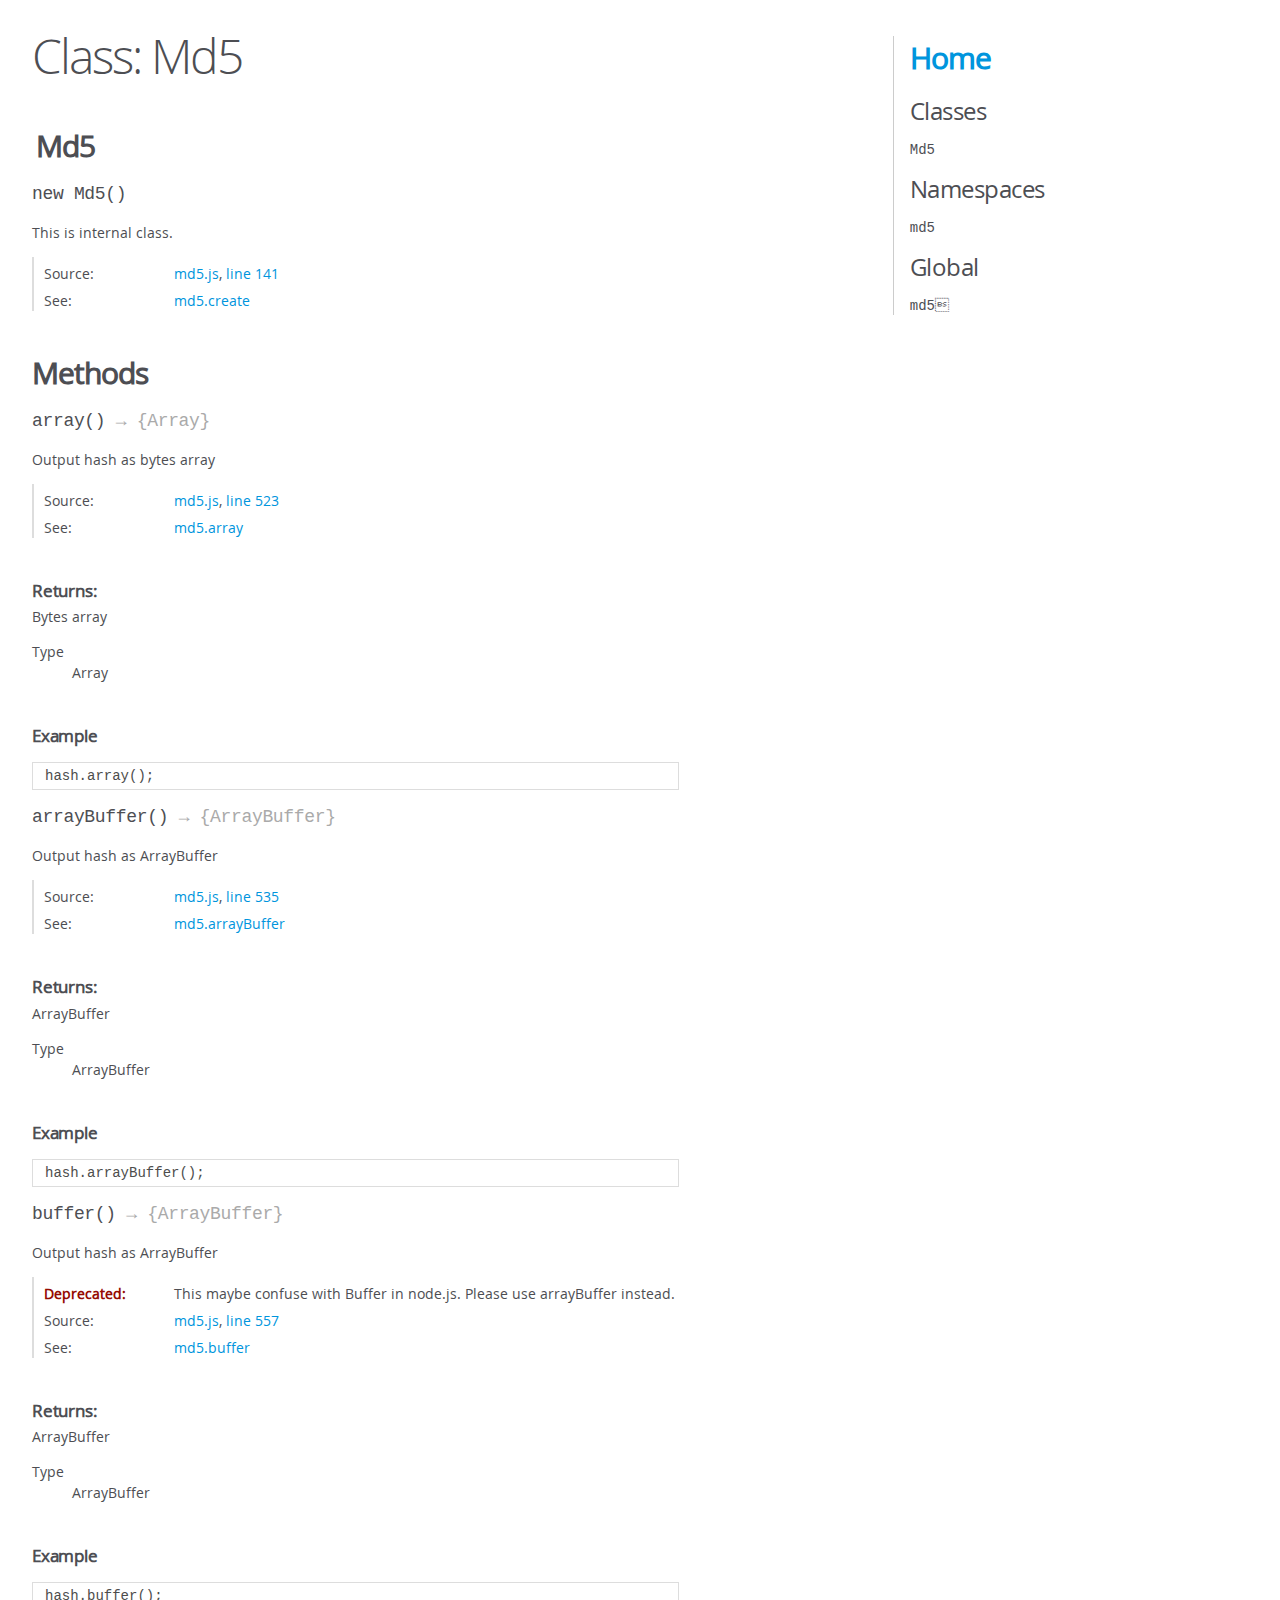
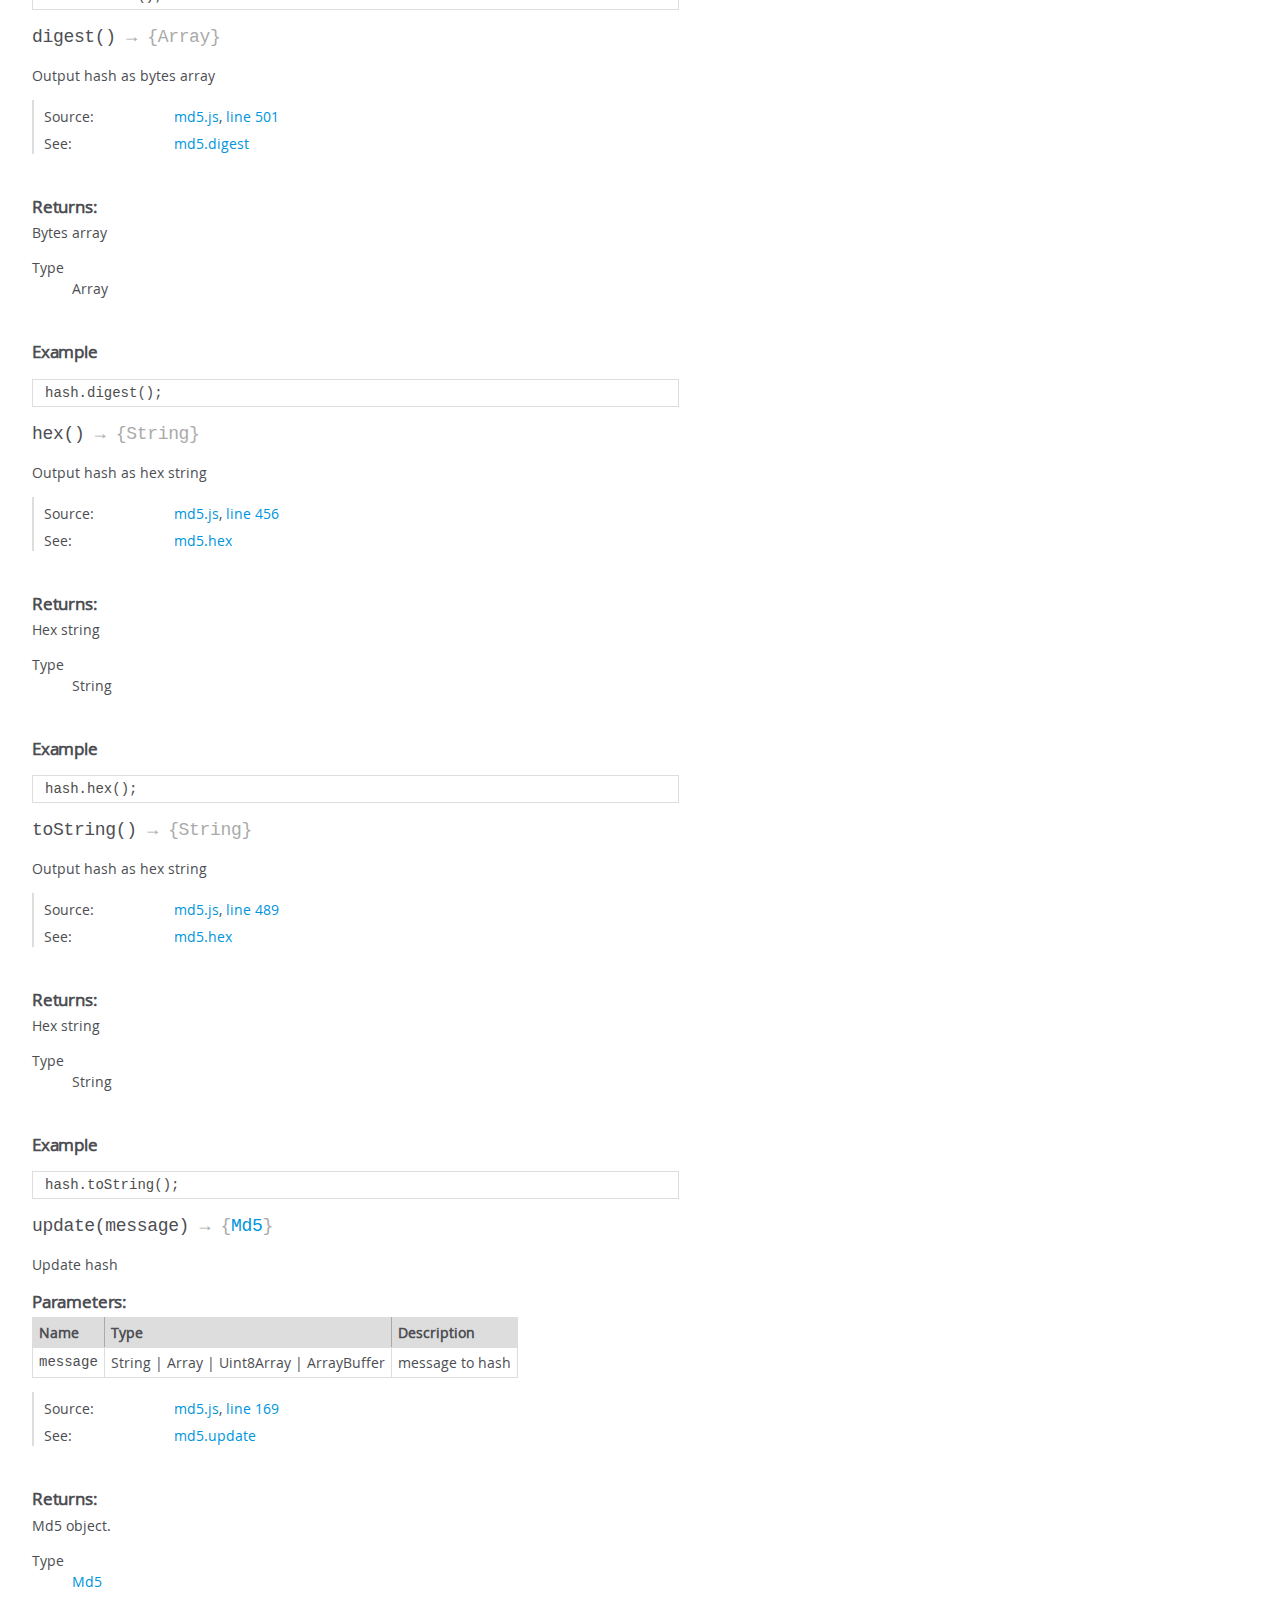
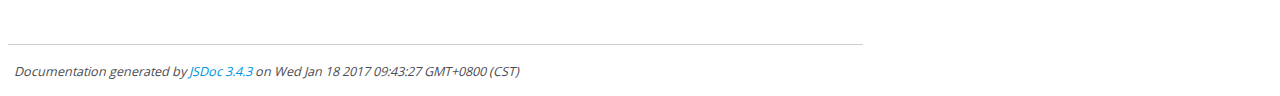
<file: node_modules/js-md5/doc/Md5_.html>
<!DOCTYPE html>
<html lang="en">
<head>
    <meta charset="utf-8">
    <title>JSDoc: Class: Md5</title>

    <script src="scripts/prettify/prettify.js"> </script>
    <script src="scripts/prettify/lang-css.js"> </script>
    <!--[if lt IE 9]>
      <script src="//html5shiv.googlecode.com/svn/trunk/html5.js"></script>
    <![endif]-->
    <link type="text/css" rel="stylesheet" href="styles/prettify-tomorrow.css">
    <link type="text/css" rel="stylesheet" href="styles/jsdoc-default.css">
</head>

<body>

<div id="main">

    <h1 class="page-title">Class: Md5</h1>

    




<section>

<header>
    
        <h2>Md5</h2>
        
    
</header>

<article>
    <div class="container-overview">
    
        

    

    <h4 class="name" id="Md5"><span class="type-signature"></span>new Md5<span class="signature">()</span><span class="type-signature"></span></h4>

    



<div class="description">
    This is internal class.
</div>













<dl class="details">

    

    

    

    

    

    

    

    

    

    

    

    

    
    <dt class="tag-source">Source:</dt>
    <dd class="tag-source"><ul class="dummy"><li>
        <a href="md5.js.html">md5.js</a>, <a href="md5.js.html#line141">line 141</a>
    </li></ul></dd>
    

    

    
    <dt class="tag-see">See:</dt>
    <dd class="tag-see">
        <ul>
            <li><a href="md5.html#.create">md5.create</a></li>
        </ul>
    </dd>
    

    
</dl>
















    
    </div>

    

    

    

     

    

    

    
        <h3 class="subsection-title">Methods</h3>

        
            

    

    <h4 class="name" id="array"><span class="type-signature"></span>array<span class="signature">()</span><span class="type-signature"> &rarr; {Array}</span></h4>

    



<div class="description">
    Output hash as bytes array
</div>













<dl class="details">

    

    

    

    

    

    

    

    

    

    

    

    

    
    <dt class="tag-source">Source:</dt>
    <dd class="tag-source"><ul class="dummy"><li>
        <a href="md5.js.html">md5.js</a>, <a href="md5.js.html#line523">line 523</a>
    </li></ul></dd>
    

    

    
    <dt class="tag-see">See:</dt>
    <dd class="tag-see">
        <ul>
            <li><a href="md5.html#.array">md5.array</a></li>
        </ul>
    </dd>
    

    
</dl>













<h5>Returns:</h5>

        
<div class="param-desc">
    Bytes array
</div>



<dl>
    <dt>
        Type
    </dt>
    <dd>
        
<span class="param-type">Array</span>


    </dd>
</dl>

    


    <h5>Example</h5>
    
    <pre class="prettyprint"><code>hash.array();</code></pre>



        
            

    

    <h4 class="name" id="arrayBuffer"><span class="type-signature"></span>arrayBuffer<span class="signature">()</span><span class="type-signature"> &rarr; {ArrayBuffer}</span></h4>

    



<div class="description">
    Output hash as ArrayBuffer
</div>













<dl class="details">

    

    

    

    

    

    

    

    

    

    

    

    

    
    <dt class="tag-source">Source:</dt>
    <dd class="tag-source"><ul class="dummy"><li>
        <a href="md5.js.html">md5.js</a>, <a href="md5.js.html#line535">line 535</a>
    </li></ul></dd>
    

    

    
    <dt class="tag-see">See:</dt>
    <dd class="tag-see">
        <ul>
            <li><a href="md5.html#.arrayBuffer">md5.arrayBuffer</a></li>
        </ul>
    </dd>
    

    
</dl>













<h5>Returns:</h5>

        
<div class="param-desc">
    ArrayBuffer
</div>



<dl>
    <dt>
        Type
    </dt>
    <dd>
        
<span class="param-type">ArrayBuffer</span>


    </dd>
</dl>

    


    <h5>Example</h5>
    
    <pre class="prettyprint"><code>hash.arrayBuffer();</code></pre>



        
            

    

    <h4 class="name" id="buffer"><span class="type-signature"></span>buffer<span class="signature">()</span><span class="type-signature"> &rarr; {ArrayBuffer}</span></h4>

    



<div class="description">
    Output hash as ArrayBuffer
</div>













<dl class="details">

    

    

    

    

    

    

    

    
        <dt class="important tag-deprecated">Deprecated:</dt><dd><ul class="dummy"><li>This maybe confuse with Buffer in node.js. Please use arrayBuffer instead.</li></ul></dd>
    

    

    

    

    

    
    <dt class="tag-source">Source:</dt>
    <dd class="tag-source"><ul class="dummy"><li>
        <a href="md5.js.html">md5.js</a>, <a href="md5.js.html#line557">line 557</a>
    </li></ul></dd>
    

    

    
    <dt class="tag-see">See:</dt>
    <dd class="tag-see">
        <ul>
            <li><a href="md5.html#.buffer">md5.buffer</a></li>
        </ul>
    </dd>
    

    
</dl>













<h5>Returns:</h5>

        
<div class="param-desc">
    ArrayBuffer
</div>



<dl>
    <dt>
        Type
    </dt>
    <dd>
        
<span class="param-type">ArrayBuffer</span>


    </dd>
</dl>

    


    <h5>Example</h5>
    
    <pre class="prettyprint"><code>hash.buffer();</code></pre>



        
            

    

    <h4 class="name" id="digest"><span class="type-signature"></span>digest<span class="signature">()</span><span class="type-signature"> &rarr; {Array}</span></h4>

    



<div class="description">
    Output hash as bytes array
</div>













<dl class="details">

    

    

    

    

    

    

    

    

    

    

    

    

    
    <dt class="tag-source">Source:</dt>
    <dd class="tag-source"><ul class="dummy"><li>
        <a href="md5.js.html">md5.js</a>, <a href="md5.js.html#line501">line 501</a>
    </li></ul></dd>
    

    

    
    <dt class="tag-see">See:</dt>
    <dd class="tag-see">
        <ul>
            <li><a href="md5.html#.digest">md5.digest</a></li>
        </ul>
    </dd>
    

    
</dl>













<h5>Returns:</h5>

        
<div class="param-desc">
    Bytes array
</div>



<dl>
    <dt>
        Type
    </dt>
    <dd>
        
<span class="param-type">Array</span>


    </dd>
</dl>

    


    <h5>Example</h5>
    
    <pre class="prettyprint"><code>hash.digest();</code></pre>



        
            

    

    <h4 class="name" id="hex"><span class="type-signature"></span>hex<span class="signature">()</span><span class="type-signature"> &rarr; {String}</span></h4>

    



<div class="description">
    Output hash as hex string
</div>













<dl class="details">

    

    

    

    

    

    

    

    

    

    

    

    

    
    <dt class="tag-source">Source:</dt>
    <dd class="tag-source"><ul class="dummy"><li>
        <a href="md5.js.html">md5.js</a>, <a href="md5.js.html#line456">line 456</a>
    </li></ul></dd>
    

    

    
    <dt class="tag-see">See:</dt>
    <dd class="tag-see">
        <ul>
            <li><a href="md5.html#.hex">md5.hex</a></li>
        </ul>
    </dd>
    

    
</dl>













<h5>Returns:</h5>

        
<div class="param-desc">
    Hex string
</div>



<dl>
    <dt>
        Type
    </dt>
    <dd>
        
<span class="param-type">String</span>


    </dd>
</dl>

    


    <h5>Example</h5>
    
    <pre class="prettyprint"><code>hash.hex();</code></pre>



        
            

    

    <h4 class="name" id="toString"><span class="type-signature"></span>toString<span class="signature">()</span><span class="type-signature"> &rarr; {String}</span></h4>

    



<div class="description">
    Output hash as hex string
</div>













<dl class="details">

    

    

    

    

    

    

    

    

    

    

    

    

    
    <dt class="tag-source">Source:</dt>
    <dd class="tag-source"><ul class="dummy"><li>
        <a href="md5.js.html">md5.js</a>, <a href="md5.js.html#line489">line 489</a>
    </li></ul></dd>
    

    

    
    <dt class="tag-see">See:</dt>
    <dd class="tag-see">
        <ul>
            <li><a href="md5.html#.hex">md5.hex</a></li>
        </ul>
    </dd>
    

    
</dl>













<h5>Returns:</h5>

        
<div class="param-desc">
    Hex string
</div>



<dl>
    <dt>
        Type
    </dt>
    <dd>
        
<span class="param-type">String</span>


    </dd>
</dl>

    


    <h5>Example</h5>
    
    <pre class="prettyprint"><code>hash.toString();</code></pre>



        
            

    

    <h4 class="name" id="update"><span class="type-signature"></span>update<span class="signature">(message)</span><span class="type-signature"> &rarr; {<a href="Md5_.html">Md5</a>}</span></h4>

    



<div class="description">
    Update hash
</div>









    <h5>Parameters:</h5>
    

<table class="params">
    <thead>
    <tr>
        
        <th>Name</th>
        

        <th>Type</th>

        

        

        <th class="last">Description</th>
    </tr>
    </thead>

    <tbody>
    

        <tr>
            
                <td class="name"><code>message</code></td>
            

            <td class="type">
            
                
<span class="param-type">String</span>
|

<span class="param-type">Array</span>
|

<span class="param-type">Uint8Array</span>
|

<span class="param-type">ArrayBuffer</span>


            
            </td>

            

            

            <td class="description last">message to hash</td>
        </tr>

    
    </tbody>
</table>






<dl class="details">

    

    

    

    

    

    

    

    

    

    

    

    

    
    <dt class="tag-source">Source:</dt>
    <dd class="tag-source"><ul class="dummy"><li>
        <a href="md5.js.html">md5.js</a>, <a href="md5.js.html#line169">line 169</a>
    </li></ul></dd>
    

    

    
    <dt class="tag-see">See:</dt>
    <dd class="tag-see">
        <ul>
            <li><a href="md5.html#.update">md5.update</a></li>
        </ul>
    </dd>
    

    
</dl>













<h5>Returns:</h5>

        
<div class="param-desc">
    Md5 object.
</div>



<dl>
    <dt>
        Type
    </dt>
    <dd>
        
<span class="param-type"><a href="Md5_.html">Md5</a></span>


    </dd>
</dl>

    



        
    

    

    
</article>

</section>




</div>

<nav>
    <h2><a href="index.html">Home</a></h2><h3>Classes</h3><ul><li><a href="Md5_.html">Md5</a></li></ul><h3>Namespaces</h3><ul><li><a href="md5.html">md5</a></li></ul><h3>Global</h3><ul><li><a href="global.html#md5%2508">md5</a></li></ul>
</nav>

<br class="clear">

<footer>
    Documentation generated by <a href="https://github.com/jsdoc3/jsdoc">JSDoc 3.4.3</a> on Wed Jan 18 2017 09:43:27 GMT+0800 (CST)
</footer>

<script> prettyPrint(); </script>
<script src="scripts/linenumber.js"> </script>
</body>
</html>
</file>
<file: node_modules/js-md5/doc/styles/prettify-tomorrow.css>
/* Tomorrow Theme */
/* Original theme - https://github.com/chriskempson/tomorrow-theme */
/* Pretty printing styles. Used with prettify.js. */
/* SPAN elements with the classes below are added by prettyprint. */
/* plain text */
.pln {
  color: #4d4d4c; }

@media screen {
  /* string content */
  .str {
    color: #718c00; }

  /* a keyword */
  .kwd {
    color: #8959a8; }

  /* a comment */
  .com {
    color: #8e908c; }

  /* a type name */
  .typ {
    color: #4271ae; }

  /* a literal value */
  .lit {
    color: #f5871f; }

  /* punctuation */
  .pun {
    color: #4d4d4c; }

  /* lisp open bracket */
  .opn {
    color: #4d4d4c; }

  /* lisp close bracket */
  .clo {
    color: #4d4d4c; }

  /* a markup tag name */
  .tag {
    color: #c82829; }

  /* a markup attribute name */
  .atn {
    color: #f5871f; }

  /* a markup attribute value */
  .atv {
    color: #3e999f; }

  /* a declaration */
  .dec {
    color: #f5871f; }

  /* a variable name */
  .var {
    color: #c82829; }

  /* a function name */
  .fun {
    color: #4271ae; } }
/* Use higher contrast and text-weight for printable form. */
@media print, projection {
  .str {
    color: #060; }

  .kwd {
    color: #006;
    font-weight: bold; }

  .com {
    color: #600;
    font-style: italic; }

  .typ {
    color: #404;
    font-weight: bold; }

  .lit {
    color: #044; }

  .pun, .opn, .clo {
    color: #440; }

  .tag {
    color: #006;
    font-weight: bold; }

  .atn {
    color: #404; }

  .atv {
    color: #060; } }
/* Style */
/*
pre.prettyprint {
  background: white;
  font-family: Consolas, Monaco, 'Andale Mono', monospace;
  font-size: 12px;
  line-height: 1.5;
  border: 1px solid #ccc;
  padding: 10px; }
*/

/* Specify class=linenums on a pre to get line numbering */
ol.linenums {
  margin-top: 0;
  margin-bottom: 0; }

/* IE indents via margin-left */
li.L0,
li.L1,
li.L2,
li.L3,
li.L4,
li.L5,
li.L6,
li.L7,
li.L8,
li.L9 {
  /* */ }

/* Alternate shading for lines */
li.L1,
li.L3,
li.L5,
li.L7,
li.L9 {
  /* */ }
</file>
<file: node_modules/js-md5/doc/styles/jsdoc-default.css>
@font-face {
    font-family: 'Open Sans';
    font-weight: normal;
    font-style: normal;
    src: url('../fonts/OpenSans-Regular-webfont.eot');
    src:
        local('Open Sans'),
        local('OpenSans'),
        url('../fonts/OpenSans-Regular-webfont.eot?#iefix') format('embedded-opentype'),
        url('../fonts/OpenSans-Regular-webfont.woff') format('woff'),
        url('../fonts/OpenSans-Regular-webfont.svg#open_sansregular') format('svg');
}

@font-face {
    font-family: 'Open Sans Light';
    font-weight: normal;
    font-style: normal;
    src: url('../fonts/OpenSans-Light-webfont.eot');
    src:
        local('Open Sans Light'),
        local('OpenSans Light'),
        url('../fonts/OpenSans-Light-webfont.eot?#iefix') format('embedded-opentype'),
        url('../fonts/OpenSans-Light-webfont.woff') format('woff'),
        url('../fonts/OpenSans-Light-webfont.svg#open_sanslight') format('svg');
}

html
{
    overflow: auto;
    background-color: #fff;
    font-size: 14px;
}

body
{
    font-family: 'Open Sans', sans-serif;
    line-height: 1.5;
    color: #4d4e53;
    background-color: white;
}

a, a:visited, a:active {
    color: #0095dd;
    text-decoration: none;
}

a:hover {
    text-decoration: underline;
}

header
{
    display: block;
    padding: 0px 4px;
}

tt, code, kbd, samp {
    font-family: Consolas, Monaco, 'Andale Mono', monospace;
}

.class-description {
    font-size: 130%;
    line-height: 140%;
    margin-bottom: 1em;
    margin-top: 1em;
}

.class-description:empty {
    margin: 0;
}

#main {
    float: left;
    width: 70%;
}

article dl {
    margin-bottom: 40px;
}

section
{
    display: block;
    background-color: #fff;
    padding: 12px 24px;
    border-bottom: 1px solid #ccc;
    margin-right: 30px;
}

.variation {
    display: none;
}

.signature-attributes {
    font-size: 60%;
    color: #aaa;
    font-style: italic;
    font-weight: lighter;
}

nav
{
    display: block;
    float: right;
    margin-top: 28px;
    width: 30%;
    box-sizing: border-box;
    border-left: 1px solid #ccc;
    padding-left: 16px;
}

nav ul {
    font-family: 'Lucida Grande', 'Lucida Sans Unicode', arial, sans-serif;
    font-size: 100%;
    line-height: 17px;
    padding: 0;
    margin: 0;
    list-style-type: none;
}

nav ul a, nav ul a:visited, nav ul a:active {
    font-family: Consolas, Monaco, 'Andale Mono', monospace;
    line-height: 18px;
    color: #4D4E53;
}

nav h3 {
    margin-top: 12px;
}

nav li {
    margin-top: 6px;
}

footer {
    display: block;
    padding: 6px;
    margin-top: 12px;
    font-style: italic;
    font-size: 90%;
}

h1, h2, h3, h4 {
    font-weight: 200;
    margin: 0;
}

h1
{
    font-family: 'Open Sans Light', sans-serif;
    font-size: 48px;
    letter-spacing: -2px;
    margin: 12px 24px 20px;
}

h2, h3.subsection-title
{
    font-size: 30px;
    font-weight: 700;
    letter-spacing: -1px;
    margin-bottom: 12px;
}

h3
{
    font-size: 24px;
    letter-spacing: -0.5px;
    margin-bottom: 12px;
}

h4
{
    font-size: 18px;
    letter-spacing: -0.33px;
    margin-bottom: 12px;
    color: #4d4e53;
}

h5, .container-overview .subsection-title
{
    font-size: 120%;
    font-weight: bold;
    letter-spacing: -0.01em;
    margin: 8px 0 3px 0;
}

h6
{
    font-size: 100%;
    letter-spacing: -0.01em;
    margin: 6px 0 3px 0;
    font-style: italic;
}

table
{
    border-spacing: 0;
    border: 0;
    border-collapse: collapse;
}

td, th
{
    border: 1px solid #ddd;
    margin: 0px;
    text-align: left;
    vertical-align: top;
    padding: 4px 6px;
    display: table-cell;
}

thead tr
{
    background-color: #ddd;
    font-weight: bold;
}

th { border-right: 1px solid #aaa; }
tr > th:last-child { border-right: 1px solid #ddd; }

.ancestors { color: #999; }
.ancestors a
{
    color: #999 !important;
    text-decoration: none;
}

.clear
{
    clear: both;
}

.important
{
    font-weight: bold;
    color: #950B02;
}

.yes-def {
    text-indent: -1000px;
}

.type-signature {
    color: #aaa;
}

.name, .signature {
    font-family: Consolas, Monaco, 'Andale Mono', monospace;
}

.details { margin-top: 14px; border-left: 2px solid #DDD; }
.details dt { width: 120px; float: left; padding-left: 10px;  padding-top: 6px; }
.details dd { margin-left: 70px; }
.details ul { margin: 0; }
.details ul { list-style-type: none; }
.details li { margin-left: 30px; padding-top: 6px; }
.details pre.prettyprint { margin: 0 }
.details .object-value { padding-top: 0; }

.description {
    margin-bottom: 1em;
    margin-top: 1em;
}

.code-caption
{
    font-style: italic;
    font-size: 107%;
    margin: 0;
}

.prettyprint
{
    border: 1px solid #ddd;
    width: 80%;
    overflow: auto;
}

.prettyprint.source {
    width: inherit;
}

.prettyprint code
{
    font-size: 100%;
    line-height: 18px;
    display: block;
    padding: 4px 12px;
    margin: 0;
    background-color: #fff;
    color: #4D4E53;
}

.prettyprint code span.line
{
  display: inline-block;
}

.prettyprint.linenums
{
  padding-left: 70px;
  -webkit-user-select: none;
  -moz-user-select: none;
  -ms-user-select: none;
  user-select: none;
}

.prettyprint.linenums ol
{
  padding-left: 0;
}

.prettyprint.linenums li
{
  border-left: 3px #ddd solid;
}

.prettyprint.linenums li.selected,
.prettyprint.linenums li.selected *
{
  background-color: lightyellow;
}

.prettyprint.linenums li *
{
  -webkit-user-select: text;
  -moz-user-select: text;
  -ms-user-select: text;
  user-select: text;
}

.params .name, .props .name, .name code {
    color: #4D4E53;
    font-family: Consolas, Monaco, 'Andale Mono', monospace;
    font-size: 100%;
}

.params td.description > p:first-child,
.props td.description > p:first-child
{
    margin-top: 0;
    padding-top: 0;
}

.params td.description > p:last-child,
.props td.description > p:last-child
{
    margin-bottom: 0;
    padding-bottom: 0;
}

.disabled {
    color: #454545;
}
</file>
